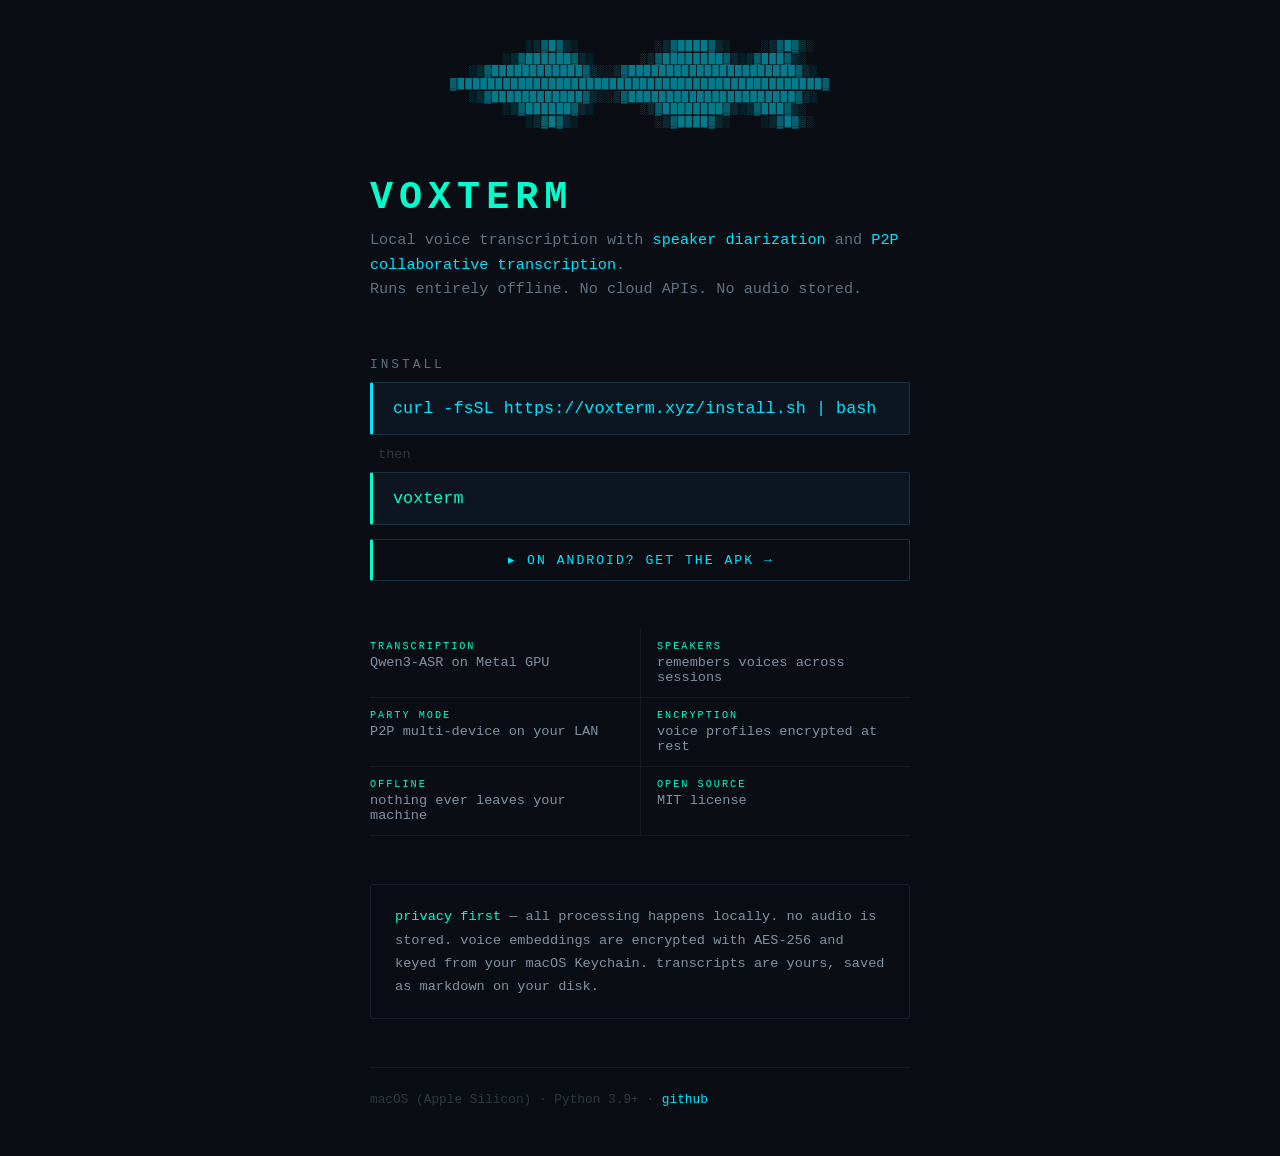
<file: index.html>
<!DOCTYPE html>
<html>
<head>
<meta charset="utf-8">
<title>VoxTerm — Local Voice Transcription</title>
<meta name="viewport" content="width=device-width, initial-scale=1">
<style>
* { margin: 0; padding: 0; box-sizing: border-box; }
body {
  background: #0a0e14;
  color: #8090a0;
  font-family: 'SF Mono', 'Fira Code', 'Cascadia Code', Menlo, monospace;
  min-height: 100vh;
  display: flex;
  flex-direction: column;
  align-items: center;
  justify-content: center;
  padding: 40px 20px;
}
.container { max-width: 540px; width: 100%; }

.wave {
  color: #00e5ff;
  font-size: 11px;
  line-height: 1.15;
  letter-spacing: 1px;
  text-align: center;
  margin-bottom: 48px;
  opacity: 0.5;
  white-space: pre;
}

h1 {
  color: #00ffcc;
  font-size: 2.4em;
  letter-spacing: 6px;
  margin-bottom: 8px;
}
.tagline {
  color: #607080;
  font-size: 0.95em;
  margin-bottom: 56px;
  line-height: 1.6;
}
.tagline em {
  color: #00e5ff;
  font-style: normal;
}

.install-label {
  color: #607080;
  font-size: 0.8em;
  text-transform: uppercase;
  letter-spacing: 3px;
  margin-bottom: 10px;
}
.cmd {
  background: #0d1520;
  border: 1px solid #1a3040;
  border-left: 3px solid #00e5ff;
  padding: 16px 20px;
  color: #00e5ff;
  font-size: 1.05em;
  margin-bottom: 12px;
  border-radius: 2px;
  overflow-x: auto;
}
.cmd-then {
  background: #0d1520;
  border: 1px solid #1a3040;
  border-left: 3px solid #00ffcc;
  padding: 16px 20px;
  color: #00ffcc;
  font-size: 1.05em;
  margin-bottom: 48px;
  border-radius: 2px;
}
.arrow {
  color: #303840;
  font-size: 0.85em;
  margin: 6px 0 10px 8px;
}

.features {
  display: grid;
  grid-template-columns: 1fr 1fr;
  gap: 0;
  margin-bottom: 48px;
}
.feat {
  padding: 12px 0;
  border-bottom: 1px solid #141a22;
  font-size: 0.85em;
}
.feat:nth-child(odd) { padding-right: 16px; }
.feat:nth-child(even) { padding-left: 16px; border-left: 1px solid #141a22; }
.feat .k {
  color: #00ffcc;
  display: block;
  font-size: 0.75em;
  text-transform: uppercase;
  letter-spacing: 2px;
  margin-bottom: 3px;
}

.privacy {
  border: 1px solid #1a2030;
  padding: 20px 24px;
  margin-bottom: 48px;
  border-radius: 2px;
  font-size: 0.85em;
  line-height: 1.7;
}
.privacy strong {
  color: #00ffcc;
  font-weight: normal;
}

.footer {
  color: #303840;
  font-size: 0.8em;
  padding-top: 24px;
  border-top: 1px solid #141a22;
}
.footer a {
  color: #00e5ff;
  text-decoration: none;
}
.footer a:hover { text-decoration: underline; }
</style>
</head>
<body>
<div class="container">

<pre class="wave">
        ░▒▓█▓▒░          ░▒▓████▓▒░    ░▒▓█▓▒░
    ░▒▓██████▓▒░      ░▒▓████████▓▒░▒▓███▓▒░
 ░▒▓████████████▓▒░░▒▓██████████████████████▓▒░
▓████████████████████████████████████████████████▓
 ░▒▓████████████▓▒░░▒▓██████████████████████▓▒░
    ░▒▓██████▓▒░      ░▒▓████████▓▒░▒▓███▓▒░
        ░▒▓█▓▒░          ░▒▓████▓▒░    ░▒▓█▓▒░
</pre>

<h1>VOXTERM</h1>
<p class="tagline">
  Local voice transcription with <em>speaker diarization</em>
  and <em>P2P collaborative transcription</em>.<br>
  Runs entirely offline. No cloud APIs. No audio stored.
</p>

<p class="install-label">install</p>
<div class="cmd">curl -fsSL https://voxterm.xyz/install.sh | bash</div>
<p class="arrow">then</p>
<div class="cmd-then" style="margin-bottom:14px">voxterm</div>
<a href="/android/" style="display:block;text-align:center;color:#00e5ff;text-decoration:none;font-size:0.82em;letter-spacing:2px;padding:12px 0;border:1px solid #1a3040;border-left:3px solid #00ffcc;border-radius:2px;margin-bottom:48px;">▸ ON ANDROID? GET THE APK →</a>

<div class="features">
  <div class="feat"><span class="k">transcription</span>Qwen3-ASR on Metal GPU</div>
  <div class="feat"><span class="k">speakers</span>remembers voices across sessions</div>
  <div class="feat"><span class="k">party mode</span>P2P multi-device on your LAN</div>
  <div class="feat"><span class="k">encryption</span>voice profiles encrypted at rest</div>
  <div class="feat"><span class="k">offline</span>nothing ever leaves your machine</div>
  <div class="feat"><span class="k">open source</span>MIT license</div>
</div>

<div class="privacy">
  <strong>privacy first</strong> — all processing happens locally.
  no audio is stored. voice embeddings are encrypted with AES-256
  and keyed from your macOS Keychain. transcripts are yours,
  saved as markdown on your disk.
</div>

<div class="footer">
  macOS (Apple Silicon) · Python 3.9+ · <a href="https://github.com/dmarzzz/VoxTerm">github</a>
</div>

</div>
</body>
</html>
</file>
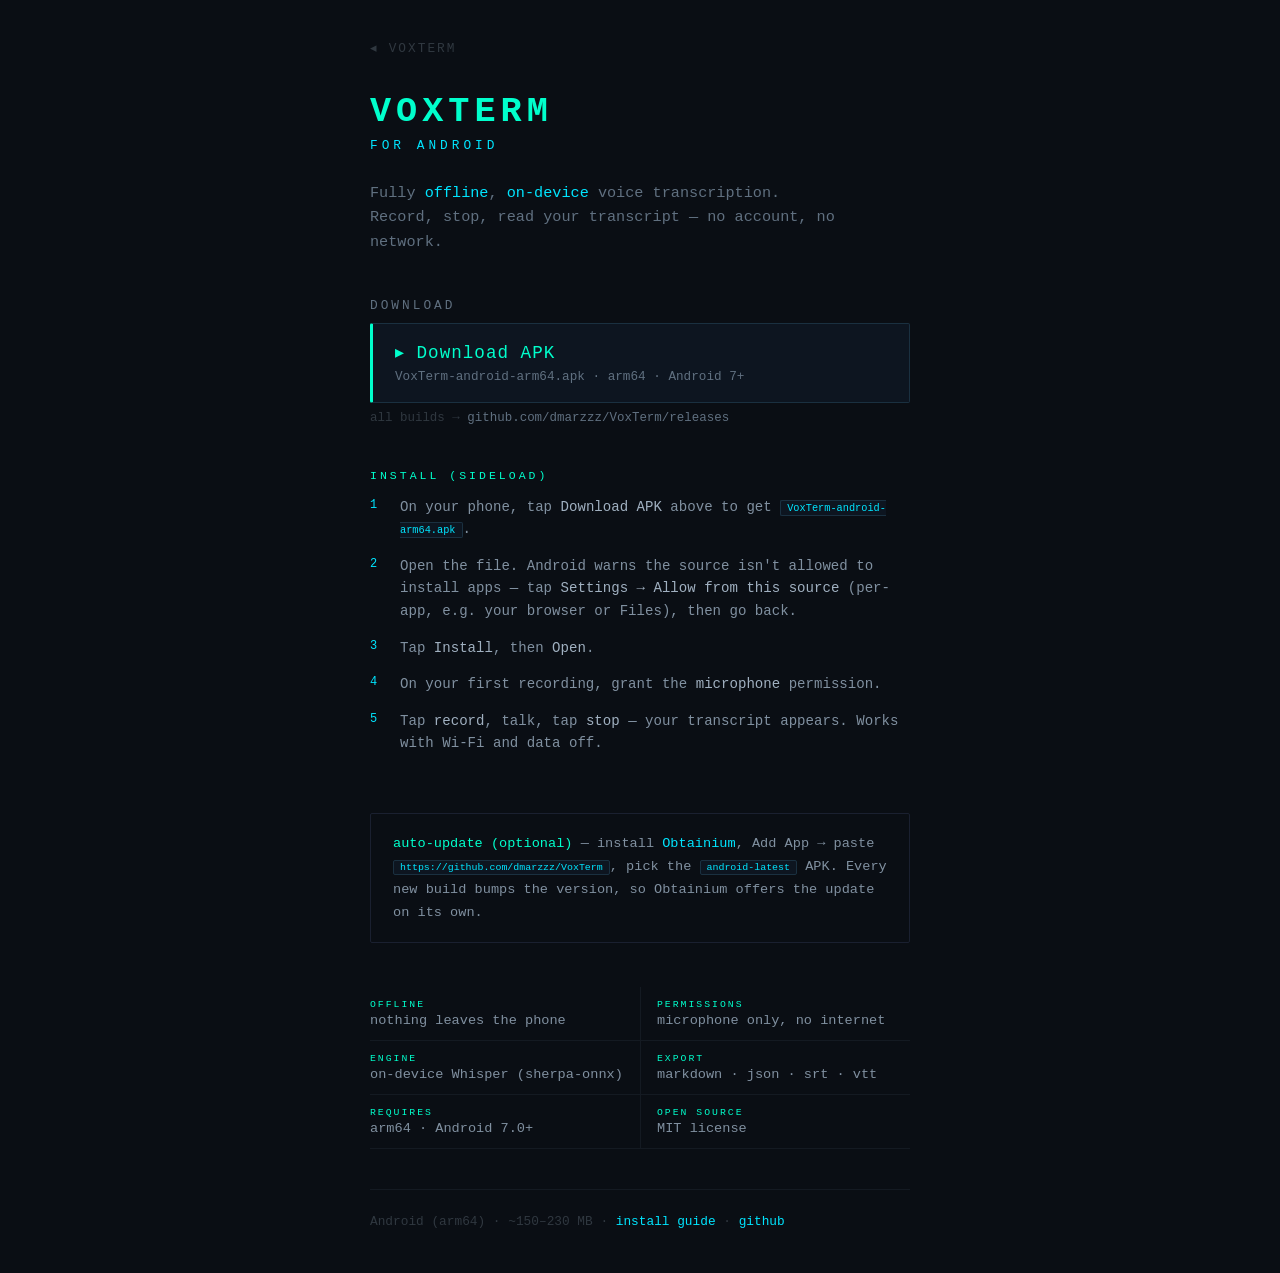
<file: android/index.html>
<!DOCTYPE html>
<html>
<head>
<meta charset="utf-8">
<title>VoxTerm for Android — Download</title>
<meta name="viewport" content="width=device-width, initial-scale=1">
<meta name="description" content="Download VoxTerm for Android: fully offline, on-device voice transcription. Record, stop, read your transcript — no account, no network.">
<style>
* { margin: 0; padding: 0; box-sizing: border-box; }
body {
  background: #0a0e14;
  color: #8090a0;
  font-family: 'SF Mono', 'Fira Code', 'Cascadia Code', Menlo, monospace;
  min-height: 100vh;
  display: flex;
  flex-direction: column;
  align-items: center;
  justify-content: center;
  padding: 40px 20px;
}
.container { max-width: 540px; width: 100%; }

.back {
  display: block;
  color: #303840;
  text-decoration: none;
  font-size: 0.8em;
  letter-spacing: 2px;
  margin-bottom: 36px;
}
.back:hover { color: #00e5ff; }

h1 {
  color: #00ffcc;
  font-size: 2.2em;
  letter-spacing: 5px;
  margin-bottom: 6px;
}
.sub {
  color: #00e5ff;
  font-size: 0.8em;
  letter-spacing: 4px;
  text-transform: uppercase;
  margin-bottom: 28px;
}
.tagline {
  color: #607080;
  font-size: 0.95em;
  margin-bottom: 44px;
  line-height: 1.6;
}
.tagline em { color: #00e5ff; font-style: normal; }

.dl-label {
  color: #607080;
  font-size: 0.8em;
  text-transform: uppercase;
  letter-spacing: 3px;
  margin-bottom: 10px;
}
.download {
  display: block;
  background: #0d1520;
  border: 1px solid #1a3040;
  border-left: 3px solid #00ffcc;
  padding: 18px 22px;
  color: #00ffcc;
  font-size: 1.1em;
  letter-spacing: 1px;
  margin-bottom: 8px;
  border-radius: 2px;
  text-decoration: none;
  transition: background .15s ease;
}
.download:hover { background: #111c2a; }
.download .file { color: #607080; font-size: 0.72em; display: block; margin-top: 6px; letter-spacing: 0; }
.dl-alt {
  font-size: 0.78em;
  color: #303840;
  margin-bottom: 44px;
}
.dl-alt a { color: #607080; text-decoration: none; }
.dl-alt a:hover { color: #00e5ff; }

.step-label {
  color: #00ffcc;
  font-size: 0.72em;
  text-transform: uppercase;
  letter-spacing: 3px;
  margin-bottom: 14px;
}
ol { list-style: none; counter-reset: s; margin-bottom: 44px; }
ol li {
  counter-increment: s;
  position: relative;
  padding: 0 0 14px 30px;
  font-size: 0.88em;
  line-height: 1.6;
  color: #8090a0;
}
ol li::before {
  content: counter(s);
  position: absolute;
  left: 0;
  color: #00e5ff;
  font-size: 0.85em;
}
ol li strong { color: #a0b0c0; font-weight: normal; }
code {
  background: #0d1520;
  border: 1px solid #1a3040;
  padding: 1px 6px;
  border-radius: 2px;
  color: #00e5ff;
  font-size: 0.9em;
}

.box {
  border: 1px solid #1a2030;
  padding: 18px 22px;
  margin-bottom: 44px;
  border-radius: 2px;
  font-size: 0.85em;
  line-height: 1.7;
}
.box strong { color: #00ffcc; font-weight: normal; }
.box a { color: #00e5ff; text-decoration: none; }
.box a:hover { text-decoration: underline; }

.features {
  display: grid;
  grid-template-columns: 1fr 1fr;
  margin-bottom: 40px;
}
.feat {
  padding: 12px 0;
  border-bottom: 1px solid #141a22;
  font-size: 0.85em;
}
.feat:nth-child(odd) { padding-right: 16px; }
.feat:nth-child(even) { padding-left: 16px; border-left: 1px solid #141a22; }
.feat .k {
  color: #00ffcc;
  display: block;
  font-size: 0.72em;
  text-transform: uppercase;
  letter-spacing: 2px;
  margin-bottom: 3px;
}

.footer {
  color: #303840;
  font-size: 0.8em;
  padding-top: 24px;
  border-top: 1px solid #141a22;
}
.footer a { color: #00e5ff; text-decoration: none; }
.footer a:hover { text-decoration: underline; }
</style>
</head>
<body>
<div class="container">

<a class="back" href="/">◂ VOXTERM</a>

<h1>VOXTERM</h1>
<p class="sub">for Android</p>
<p class="tagline">
  Fully <em>offline</em>, <em>on-device</em> voice transcription.<br>
  Record, stop, read your transcript — no account, no network.
</p>

<p class="dl-label">download</p>
<a class="download" href="https://github.com/dmarzzz/VoxTerm/releases/download/android-latest/VoxTerm-android-arm64.apk">
  ▸ Download APK
  <span class="file">VoxTerm-android-arm64.apk · arm64 · Android 7+</span>
</a>
<p class="dl-alt">all builds → <a href="https://github.com/dmarzzz/VoxTerm/releases/tag/android-latest">github.com/dmarzzz/VoxTerm/releases</a></p>

<p class="step-label">install (sideload)</p>
<ol>
  <li>On your phone, tap <strong>Download APK</strong> above to get <code>VoxTerm-android-arm64.apk</code>.</li>
  <li>Open the file. Android warns the source isn't allowed to install apps — tap <strong>Settings → Allow from this source</strong> (per-app, e.g. your browser or Files), then go back.</li>
  <li>Tap <strong>Install</strong>, then <strong>Open</strong>.</li>
  <li>On your first recording, grant the <strong>microphone</strong> permission.</li>
  <li>Tap <strong>record</strong>, talk, tap <strong>stop</strong> — your transcript appears. Works with Wi-Fi and data off.</li>
</ol>

<div class="box">
  <strong>auto-update (optional)</strong> — install <a href="https://github.com/ImranR98/Obtainium">Obtainium</a>,
  Add App → paste <code>https://github.com/dmarzzz/VoxTerm</code>, pick the
  <code>android-latest</code> APK. Every new build bumps the version, so Obtainium
  offers the update on its own.
</div>

<div class="features">
  <div class="feat"><span class="k">offline</span>nothing leaves the phone</div>
  <div class="feat"><span class="k">permissions</span>microphone only, no internet</div>
  <div class="feat"><span class="k">engine</span>on-device Whisper (sherpa-onnx)</div>
  <div class="feat"><span class="k">export</span>markdown · json · srt · vtt</div>
  <div class="feat"><span class="k">requires</span>arm64 · Android 7.0+</div>
  <div class="feat"><span class="k">open source</span>MIT license</div>
</div>

<div class="footer">
  Android (arm64) · ~150–230 MB ·
  <a href="https://github.com/dmarzzz/VoxTerm/blob/main/docs/android-install.md">install guide</a> ·
  <a href="https://github.com/dmarzzz/VoxTerm">github</a>
</div>

</div>
</body>
</html>
</file>
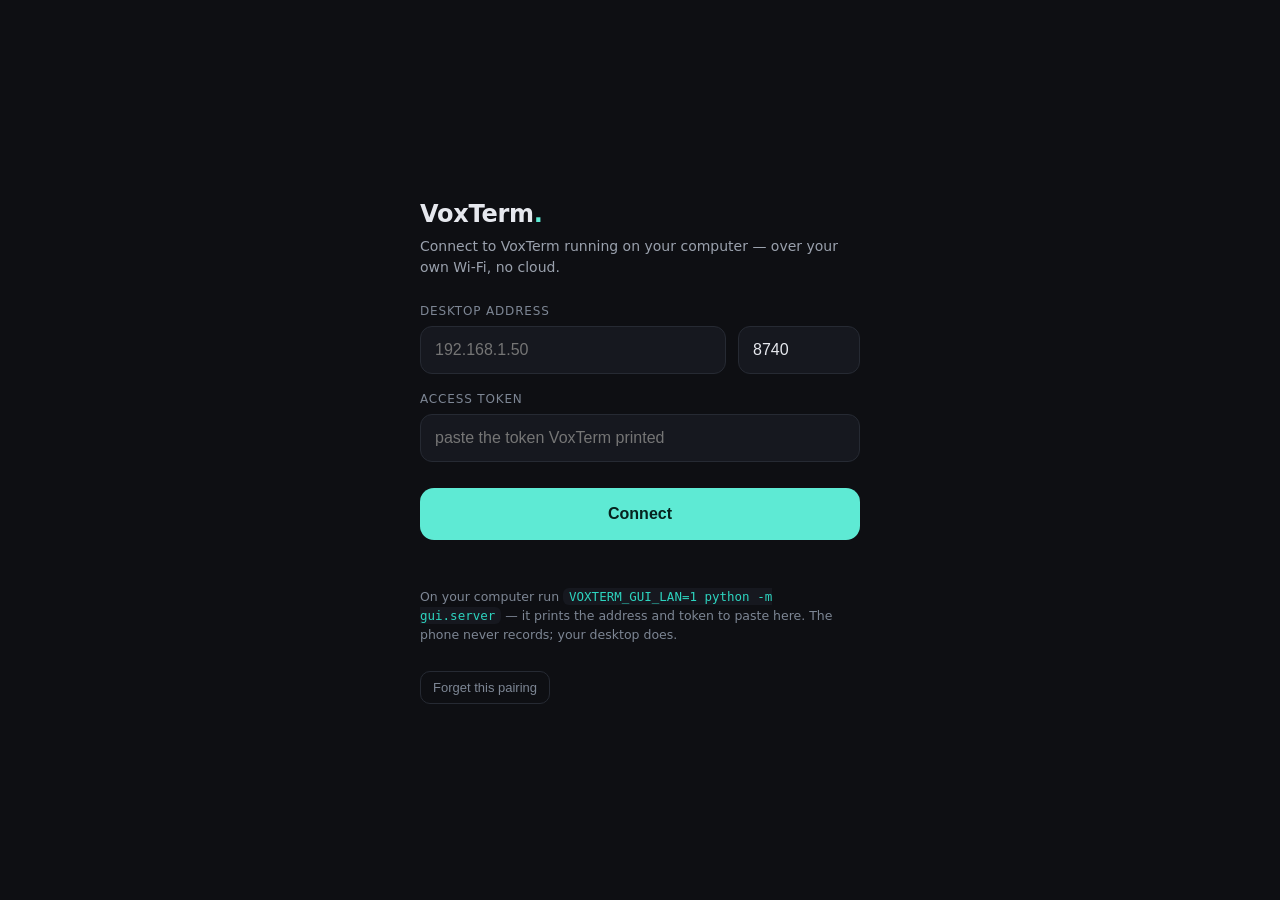
<file: mobile-pair/index.html>
<!doctype html>
<html lang="en">
<head>
<meta charset="utf-8" />
<meta name="viewport" content="width=device-width, initial-scale=1, viewport-fit=cover" />
<title>VoxTerm — Connect</title>
<style>
  :root {
    --bg:#0e0f13; --bg-elev:#16181f; --line:#262a33; --text:#e6e8ee;
    --muted:#9aa1ad; --faint:#7d8694; --accent:#5eead4; --accent-dim:#2dd4bf; --ink:#06231e;
  }
  * { box-sizing:border-box; -webkit-tap-highlight-color:transparent; }
  html,body { margin:0; height:100%; }
  body {
    background:var(--bg); color:var(--text);
    font:16px/1.5 system-ui,-apple-system,"Segoe UI",Roboto,sans-serif;
    display:flex; flex-direction:column; justify-content:center;
    padding:max(28px,env(safe-area-inset-top)) max(22px,env(safe-area-inset-left))
            max(28px,env(safe-area-inset-bottom)) max(22px,env(safe-area-inset-right));
  }
  .wrap { width:100%; max-width:440px; margin:0 auto; }
  h1 { font-size:24px; margin:0 0 4px; letter-spacing:-.01em; }
  h1 .dot { color:var(--accent); }
  p.sub { color:var(--muted); margin:0 0 24px; font-size:14px; }
  label { display:block; font-size:12px; text-transform:uppercase; letter-spacing:.07em;
          color:var(--faint); margin:16px 0 6px; }
  input {
    width:100%; min-height:48px; padding:12px 14px; font-size:16px;
    background:var(--bg-elev); color:var(--text); border:1px solid var(--line);
    border-radius:12px; outline:none;
  }
  input:focus { border-color:var(--accent); }
  .row { display:flex; gap:12px; }
  .row .host { flex:3; } .row .port { flex:1; }
  button {
    width:100%; min-height:52px; margin-top:26px; font-size:16px; font-weight:600;
    background:var(--accent); color:var(--ink); border:none; border-radius:14px; cursor:pointer;
  }
  button:active { filter:brightness(.94); }
  .hint { color:var(--faint); font-size:12.5px; margin-top:18px; }
  .hint code { color:var(--accent-dim); background:var(--bg-elev); padding:1px 6px; border-radius:6px; }
  .err { color:#ff7a85; font-size:13.5px; min-height:18px; margin-top:12px; }
  .ghost { width:auto; min-height:0; margin-top:14px; padding:8px 12px; font-size:13px;
           font-weight:500; background:transparent; color:var(--faint); border:1px solid var(--line);
           border-radius:10px; }
</style>
</head>
<body>
  <div class="wrap">
    <h1>VoxTerm<span class="dot">.</span></h1>

    <!-- Shown first. On the desktop app the Rust shell navigates to the running engine within
         ~1s, so the user sees this and then the GUI — never the phone form below. -->
    <div id="loader" class="sub">Connecting to VoxTerm…</div>

    <!-- On Android the app redirects to the on-device GUI (app/); this pairing form is for a plain
         phone browser connecting to a VoxTerm desktop on the LAN (revealed by showPairForm). -->
    <div id="pairform" hidden>
    <p class="sub">Connect to VoxTerm running on your computer — over your own Wi‑Fi, no cloud.</p>

    <label for="host">Desktop address</label>
    <div class="row">
      <input class="host" id="host" inputmode="url" autocomplete="off"
             autocapitalize="off" spellcheck="false" placeholder="192.168.1.50" />
      <input class="port" id="port" inputmode="numeric" autocomplete="off" placeholder="8740" value="8740" />
    </div>

    <label for="token">Access token</label>
    <input id="token" autocomplete="off" autocapitalize="off" spellcheck="false"
           placeholder="paste the token VoxTerm printed" />

    <button id="go">Connect</button>
    <div class="err" id="err"></div>

    <p class="hint">On your computer run <code>VOXTERM_GUI_LAN=1 python -m gui.server</code> —
      it prints the address and token to paste here. The phone never records; your desktop does.</p>
    <button id="forget" class="ghost" type="button">Forget this pairing</button>
    </div>
  </div>

<script src="pair.js"></script>
</body>
</html>
</file>
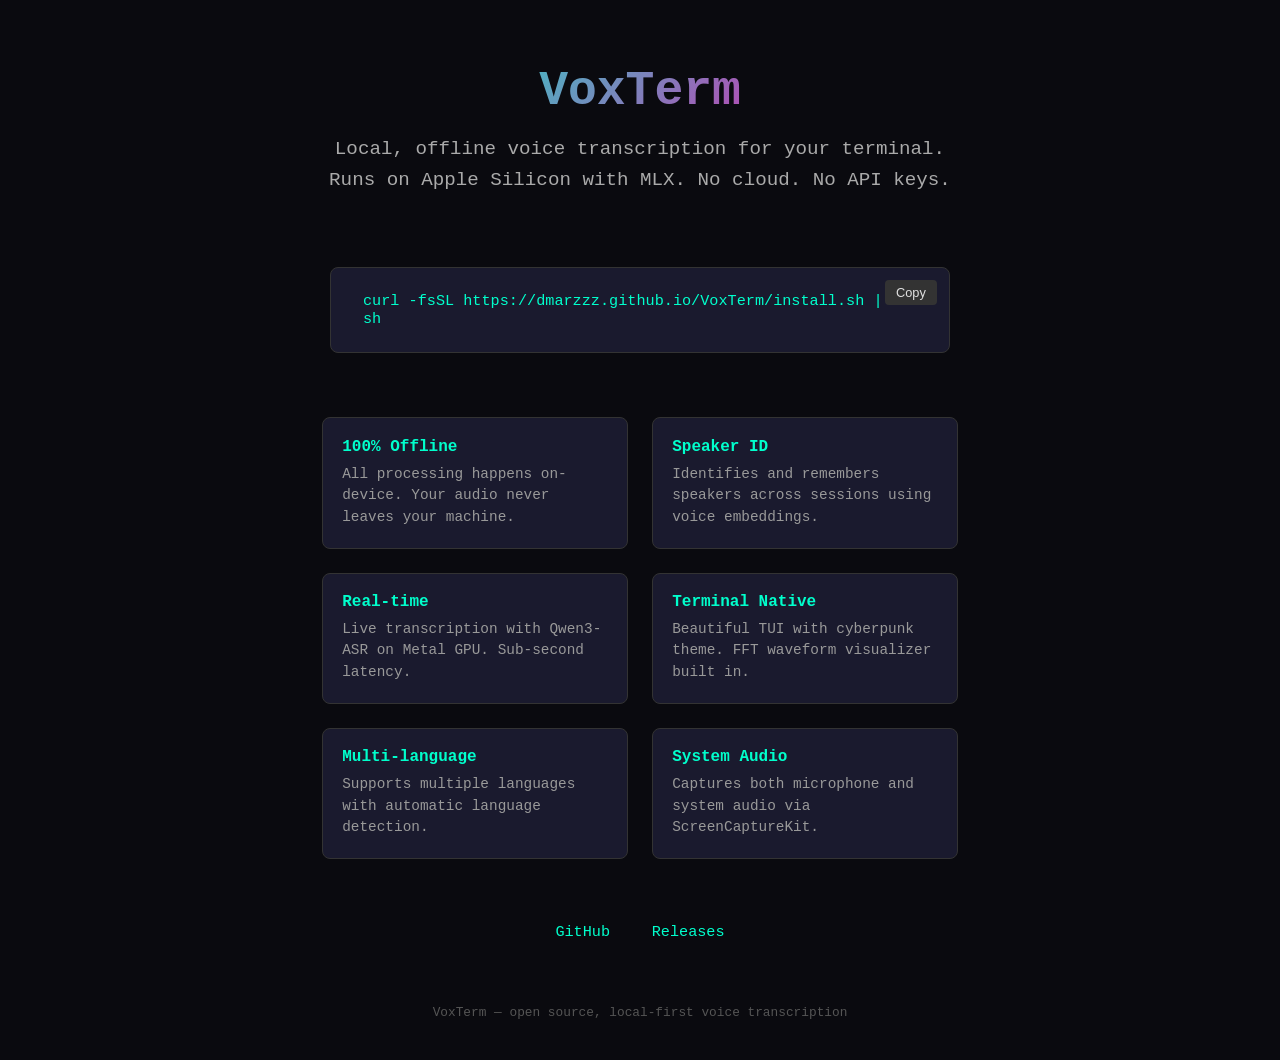
<file: docs/pages/index.html>
<!DOCTYPE html>
<html lang="en">
<head>
  <meta charset="utf-8">
  <meta name="viewport" content="width=device-width, initial-scale=1">
  <title>VoxTerm — Local Offline Voice Transcription</title>
  <style>
    :root {
      --bg: #0a0a0f;
      --fg: #e0e0e0;
      --accent: #00ffcc;
      --accent2: #ff00aa;
      --code-bg: #1a1a2e;
      --border: #333;
    }
    * { margin: 0; padding: 0; box-sizing: border-box; }
    body {
      font-family: -apple-system, BlinkMacSystemFont, 'Segoe UI', Roboto, monospace;
      background: var(--bg);
      color: var(--fg);
      min-height: 100vh;
      display: flex;
      flex-direction: column;
      align-items: center;
    }
    .hero {
      text-align: center;
      padding: 4rem 2rem 2rem;
      max-width: 700px;
    }
    h1 {
      font-size: 3rem;
      font-weight: 800;
      background: linear-gradient(135deg, var(--accent), var(--accent2));
      -webkit-background-clip: text;
      -webkit-text-fill-color: transparent;
      margin-bottom: 1rem;
    }
    .tagline {
      font-size: 1.2rem;
      color: #aaa;
      margin-bottom: 2.5rem;
      line-height: 1.6;
    }
    .install-box {
      background: var(--code-bg);
      border: 1px solid var(--border);
      border-radius: 8px;
      padding: 1.5rem 2rem;
      margin: 0 auto 2rem;
      max-width: 620px;
      position: relative;
    }
    .install-box code {
      font-family: 'SF Mono', 'Fira Code', 'Cascadia Code', monospace;
      font-size: 0.95rem;
      color: var(--accent);
      word-break: break-all;
    }
    .copy-btn {
      position: absolute;
      top: 0.75rem;
      right: 0.75rem;
      background: var(--border);
      border: none;
      color: var(--fg);
      padding: 0.3rem 0.7rem;
      border-radius: 4px;
      cursor: pointer;
      font-size: 0.8rem;
    }
    .copy-btn:hover { background: #555; }
    .features {
      display: grid;
      grid-template-columns: repeat(auto-fit, minmax(200px, 1fr));
      gap: 1.5rem;
      max-width: 700px;
      padding: 2rem;
    }
    .feature {
      background: var(--code-bg);
      border: 1px solid var(--border);
      border-radius: 8px;
      padding: 1.2rem;
    }
    .feature h3 {
      color: var(--accent);
      margin-bottom: 0.5rem;
      font-size: 1rem;
    }
    .feature p {
      color: #999;
      font-size: 0.9rem;
      line-height: 1.5;
    }
    .links {
      padding: 2rem;
      text-align: center;
    }
    .links a {
      color: var(--accent);
      text-decoration: none;
      margin: 0 1rem;
      font-size: 0.95rem;
    }
    .links a:hover { text-decoration: underline; }
    footer {
      padding: 2rem;
      color: #555;
      font-size: 0.8rem;
      text-align: center;
    }
  </style>
</head>
<body>
  <div class="hero">
    <h1>VoxTerm</h1>
    <p class="tagline">
      Local, offline voice transcription for your terminal.<br>
      Runs on Apple Silicon with MLX. No cloud. No API keys.
    </p>
  </div>

  <div class="install-box">
    <button class="copy-btn" onclick="copyInstall()">Copy</button>
    <code id="install-cmd">curl -fsSL https://dmarzzz.github.io/VoxTerm/install.sh | bash</code>
  </div>

  <div class="features">
    <div class="feature">
      <h3>100% Offline</h3>
      <p>All processing happens on-device. Your audio never leaves your machine.</p>
    </div>
    <div class="feature">
      <h3>Speaker ID</h3>
      <p>Identifies and remembers speakers across sessions using voice embeddings.</p>
    </div>
    <div class="feature">
      <h3>Real-time</h3>
      <p>Live transcription with Qwen3-ASR on Metal GPU. Sub-second latency.</p>
    </div>
    <div class="feature">
      <h3>Terminal Native</h3>
      <p>Beautiful TUI with cyberpunk theme. FFT waveform visualizer built in.</p>
    </div>
    <div class="feature">
      <h3>Multi-language</h3>
      <p>Supports multiple languages with automatic language detection.</p>
    </div>
    <div class="feature">
      <h3>System Audio</h3>
      <p>Captures both microphone and system audio via ScreenCaptureKit.</p>
    </div>
  </div>

  <div class="links">
    <a href="https://github.com/dmarzzz/VoxTerm">GitHub</a>
    <a href="https://github.com/dmarzzz/VoxTerm/releases">Releases</a>
  </div>

  <footer>VoxTerm &mdash; open source, local-first voice transcription</footer>

  <script>
    function copyInstall() {
      const cmd = document.getElementById('install-cmd').textContent;
      navigator.clipboard.writeText(cmd).then(() => {
        const btn = document.querySelector('.copy-btn');
        btn.textContent = 'Copied!';
        setTimeout(() => btn.textContent = 'Copy', 2000);
      });
    }
  </script>
</body>
</html>
</file>
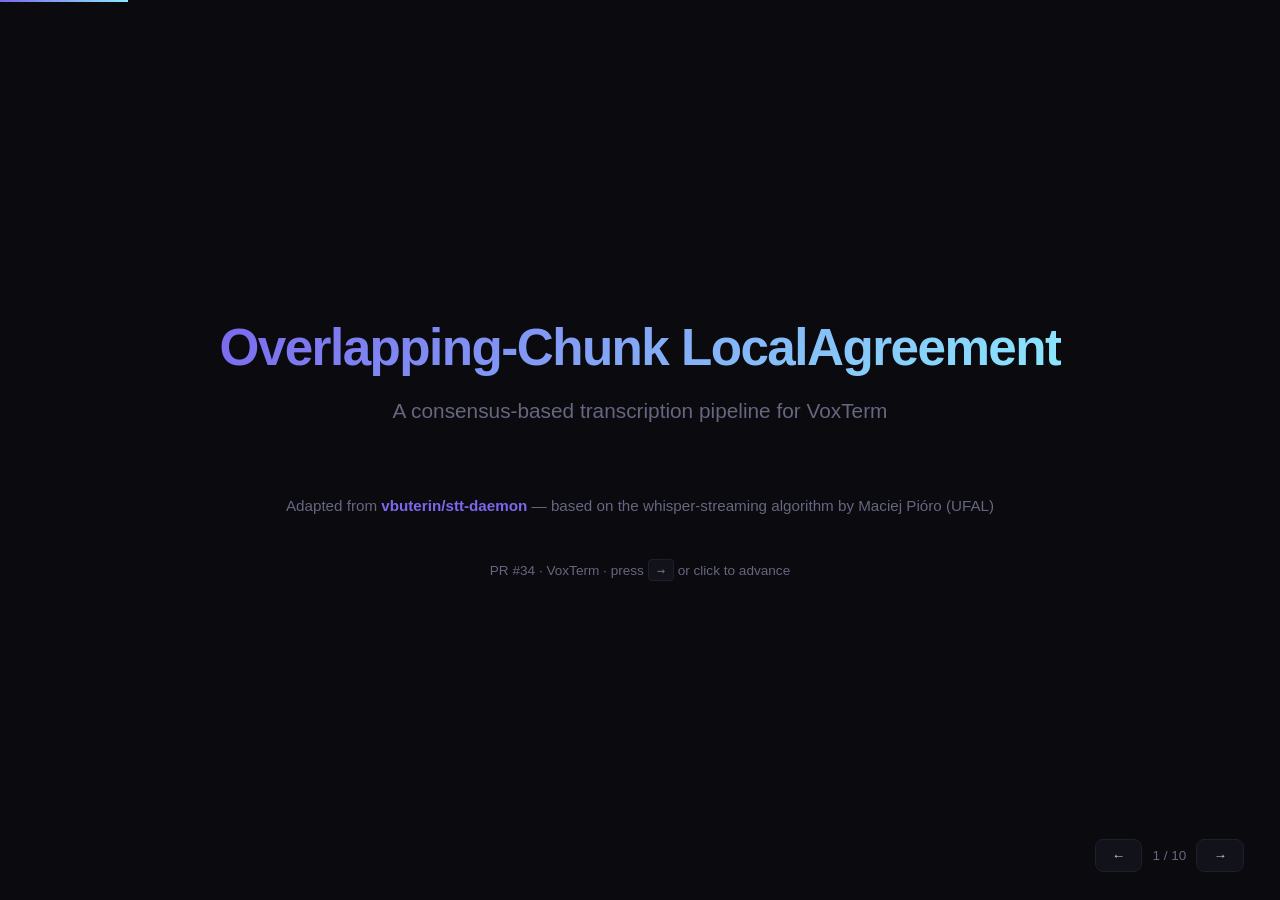
<file: overlap-chunk-merge-slides.html>
<!DOCTYPE html>
<html lang="en">
<head>
<meta charset="UTF-8">
<meta name="viewport" content="width=device-width, initial-scale=1.0">
<title>Overlapping-Chunk LocalAgreement — VoxTerm PR #34</title>
<style>
  * { margin: 0; padding: 0; box-sizing: border-box; }

  :root {
    --bg: #0a0a0f;
    --surface: #12121a;
    --border: #1e1e2e;
    --text: #c8c8d0;
    --dim: #666680;
    --accent: #7b68ee;
    --green: #50fa7b;
    --red: #ff5555;
    --yellow: #f1fa8c;
    --cyan: #8be9fd;
    --orange: #ffb86c;
    --pink: #ff79c6;
    --mono: 'SF Mono', 'Fira Code', 'JetBrains Mono', 'Cascadia Code', monospace;
    --sans: 'SF Pro Display', -apple-system, BlinkMacSystemFont, 'Segoe UI', sans-serif;
  }

  body {
    background: var(--bg);
    color: var(--text);
    font-family: var(--sans);
    overflow: hidden;
    height: 100vh;
    width: 100vw;
  }

  .slide {
    display: none;
    flex-direction: column;
    justify-content: center;
    align-items: center;
    height: 100vh;
    width: 100vw;
    padding: 60px 80px;
    animation: fadeIn 0.3s ease;
  }

  .slide.active { display: flex; }

  @keyframes fadeIn {
    from { opacity: 0; transform: translateY(8px); }
    to { opacity: 1; transform: translateY(0); }
  }

  h1 {
    font-size: 3.2rem;
    font-weight: 700;
    letter-spacing: -0.03em;
    margin-bottom: 16px;
    background: linear-gradient(135deg, var(--accent), var(--cyan));
    -webkit-background-clip: text;
    -webkit-text-fill-color: transparent;
  }

  h2 {
    font-size: 2.2rem;
    font-weight: 600;
    letter-spacing: -0.02em;
    margin-bottom: 32px;
    color: var(--accent);
  }

  .subtitle {
    font-size: 1.3rem;
    color: var(--dim);
    margin-bottom: 40px;
  }

  p, li {
    font-size: 1.15rem;
    line-height: 1.7;
    max-width: 900px;
  }

  ul {
    list-style: none;
    margin: 0 auto;
    max-width: 900px;
  }

  ul li {
    padding: 8px 0;
    padding-left: 28px;
    position: relative;
  }

  ul li::before {
    content: '›';
    position: absolute;
    left: 0;
    color: var(--accent);
    font-weight: 700;
    font-size: 1.4rem;
  }

  .code-block {
    background: var(--surface);
    border: 1px solid var(--border);
    border-radius: 12px;
    padding: 28px 32px;
    font-family: var(--mono);
    font-size: 0.95rem;
    line-height: 1.8;
    max-width: 900px;
    width: 100%;
    overflow-x: auto;
    margin: 20px 0;
    white-space: pre;
  }

  .diagram {
    background: var(--surface);
    border: 1px solid var(--border);
    border-radius: 16px;
    padding: 40px;
    max-width: 960px;
    width: 100%;
    margin: 20px 0;
  }

  .timeline {
    display: flex;
    flex-direction: column;
    gap: 18px;
    font-family: var(--mono);
    font-size: 0.92rem;
  }

  .timeline-row {
    display: flex;
    align-items: center;
    gap: 14px;
  }

  .timeline-label {
    width: 90px;
    text-align: right;
    color: var(--dim);
    flex-shrink: 0;
    font-size: 0.85rem;
  }

  .timeline-bar {
    display: flex;
    height: 40px;
    border-radius: 6px;
    overflow: hidden;
    flex: 1;
    position: relative;
  }

  .bar-segment {
    display: flex;
    align-items: center;
    justify-content: center;
    padding: 0 10px;
    font-size: 0.8rem;
    white-space: nowrap;
    min-width: 0;
  }

  .committed { background: rgba(80, 250, 123, 0.2); color: var(--green); border: 1px solid rgba(80, 250, 123, 0.3); }
  .pending { background: rgba(241, 250, 140, 0.15); color: var(--yellow); border: 1px solid rgba(241, 250, 140, 0.25); }
  .new-audio { background: rgba(139, 233, 253, 0.12); color: var(--cyan); border: 1px solid rgba(139, 233, 253, 0.2); }
  .trimmed { background: rgba(255, 85, 85, 0.1); color: var(--red); border: 1px dashed rgba(255, 85, 85, 0.3); }
  .agreed { background: rgba(80, 250, 123, 0.35); color: var(--green); border: 1px solid rgba(80, 250, 123, 0.5); font-weight: 600; }

  .legend {
    display: flex;
    gap: 24px;
    margin-top: 20px;
    font-size: 0.85rem;
  }

  .legend-item {
    display: flex;
    align-items: center;
    gap: 8px;
  }

  .legend-swatch {
    width: 14px;
    height: 14px;
    border-radius: 3px;
  }

  .vs-box {
    display: flex;
    gap: 40px;
    max-width: 900px;
    width: 100%;
    margin: 24px 0;
  }

  .vs-col {
    flex: 1;
    background: var(--surface);
    border: 1px solid var(--border);
    border-radius: 12px;
    padding: 28px;
  }

  .vs-col h3 {
    font-size: 1.1rem;
    margin-bottom: 16px;
    font-weight: 600;
  }

  .vs-col.old h3 { color: var(--red); }
  .vs-col.new h3 { color: var(--green); }

  .vs-col ul li { font-size: 1rem; padding: 5px 0 5px 24px; }

  .highlight { color: var(--accent); font-weight: 600; }
  .g { color: var(--green); }
  .r { color: var(--red); }
  .y { color: var(--yellow); }
  .c { color: var(--cyan); }
  .o { color: var(--orange); }
  .p { color: var(--pink); }

  .nav {
    position: fixed;
    bottom: 28px;
    right: 36px;
    display: flex;
    gap: 10px;
    align-items: center;
    font-size: 0.85rem;
    color: var(--dim);
    z-index: 100;
  }

  .nav button {
    background: var(--surface);
    border: 1px solid var(--border);
    color: var(--text);
    padding: 8px 16px;
    border-radius: 8px;
    cursor: pointer;
    font-family: var(--sans);
    font-size: 0.85rem;
    transition: all 0.15s;
  }

  .nav button:hover {
    background: var(--border);
    border-color: var(--accent);
  }

  .progress {
    position: fixed;
    top: 0;
    left: 0;
    height: 2px;
    background: linear-gradient(90deg, var(--accent), var(--cyan));
    transition: width 0.3s ease;
    z-index: 100;
  }

  .step-grid {
    display: grid;
    grid-template-columns: 1fr 1fr;
    gap: 20px;
    max-width: 900px;
    width: 100%;
    margin: 16px 0;
  }

  .step-card {
    background: var(--surface);
    border: 1px solid var(--border);
    border-radius: 10px;
    padding: 22px;
  }

  .step-card .step-num {
    display: inline-block;
    background: var(--accent);
    color: #fff;
    width: 26px;
    height: 26px;
    border-radius: 50%;
    text-align: center;
    line-height: 26px;
    font-size: 0.8rem;
    font-weight: 700;
    margin-bottom: 10px;
  }

  .step-card h4 {
    font-size: 1rem;
    margin-bottom: 8px;
    color: var(--text);
  }

  .step-card p {
    font-size: 0.9rem;
    color: var(--dim);
    line-height: 1.5;
  }

  .config-table {
    width: 100%;
    max-width: 700px;
    border-collapse: collapse;
    margin: 20px 0;
    font-size: 1rem;
  }

  .config-table th {
    text-align: left;
    color: var(--accent);
    padding: 10px 16px;
    border-bottom: 1px solid var(--border);
    font-weight: 600;
  }

  .config-table td {
    padding: 10px 16px;
    border-bottom: 1px solid var(--border);
  }

  .config-table td:first-child {
    font-family: var(--mono);
    color: var(--cyan);
    font-size: 0.9rem;
  }

  .config-table td:nth-child(2) {
    font-family: var(--mono);
    color: var(--orange);
  }

  .file-list {
    display: grid;
    grid-template-columns: 1fr 1fr;
    gap: 12px;
    max-width: 900px;
    width: 100%;
    margin: 16px 0;
  }

  .file-item {
    background: var(--surface);
    border: 1px solid var(--border);
    border-radius: 8px;
    padding: 14px 18px;
    font-family: var(--mono);
    font-size: 0.85rem;
  }

  .file-item .fname { color: var(--cyan); }
  .file-item .fdesc { color: var(--dim); font-family: var(--sans); font-size: 0.8rem; margin-top: 4px; }
</style>
</head>
<body>

<div class="progress" id="progress"></div>

<!-- Slide 1: Title -->
<div class="slide active" id="s1">
  <h1>Overlapping-Chunk LocalAgreement</h1>
  <p class="subtitle">A consensus-based transcription pipeline for VoxTerm</p>
  <p style="color: var(--dim); font-size: 0.95rem; margin-top: 24px;">
    Adapted from <span class="highlight">vbuterin/stt-daemon</span> &mdash;
    based on the whisper-streaming algorithm by Maciej Pi&oacute;ro (UFAL)
  </p>
  <p style="color: var(--dim); font-size: 0.85rem; margin-top: 40px;">
    PR #34 &middot; VoxTerm &middot; press <kbd style="background:var(--surface);padding:2px 8px;border-radius:4px;border:1px solid var(--border);">&rarr;</kbd> or click to advance
  </p>
</div>

<!-- Slide 2: The Problem -->
<div class="slide" id="s2">
  <h2>The Problem</h2>
  <div class="vs-box">
    <div class="vs-col old">
      <h3>Fire-and-Forget (before)</h3>
      <ul>
        <li>Buffer audio until silence</li>
        <li>Transcribe the entire chunk once</li>
        <li>Clear buffer, display result</li>
        <li>High latency &mdash; nothing shows until silence</li>
        <li>Hallucinated tail words persist in output</li>
      </ul>
    </div>
    <div class="vs-col new">
      <h3>LocalAgreement (after)</h3>
      <ul>
        <li>Transcribe every <span class="o">1.5s</span> in overlapping windows</li>
        <li>Only commit words two ticks agree on</li>
        <li>Trim buffer to last committed word</li>
        <li>Words appear incrementally as confirmed</li>
        <li>Hallucinated tails filtered automatically</li>
      </ul>
    </div>
  </div>
</div>

<!-- Slide 3: Core Concept -->
<div class="slide" id="s3">
  <h2>Core Idea: Two Ticks Must Agree</h2>
  <p style="margin-bottom: 28px; text-align: center; max-width: 700px;">
    A word is <span class="g">committed</span> to final output only when the
    <span class="y">previous tick's hypothesis</span> and the
    <span class="c">current tick's hypothesis</span> agree on it at the front.
  </p>
  <div class="diagram">
    <div class="timeline">
      <div class="timeline-row">
        <span class="timeline-label" style="color:var(--yellow)">Tick 1</span>
        <div class="timeline-bar">
          <div class="bar-segment pending" style="flex:3">The quick brown</div>
          <div class="bar-segment new-audio" style="flex:2; opacity:0.4">fox jum...</div>
        </div>
      </div>
      <div class="timeline-row">
        <span class="timeline-label" style="color:var(--cyan)">Tick 2</span>
        <div class="timeline-bar">
          <div class="bar-segment agreed" style="flex:3">The quick brown</div>
          <div class="bar-segment pending" style="flex:3">fox jumps over</div>
        </div>
      </div>
      <div class="timeline-row">
        <span class="timeline-label" style="color:var(--green)">Output</span>
        <div class="timeline-bar">
          <div class="bar-segment committed" style="flex:3">The quick brown</div>
          <div class="bar-segment" style="flex:3; color:var(--dim); font-size:0.8rem; display:flex; align-items:center; padding-left:12px;">[ fox jumps over ]</div>
        </div>
      </div>
    </div>
    <div class="legend">
      <div class="legend-item"><div class="legend-swatch" style="background:rgba(80,250,123,0.35)"></div> Agreed &amp; committed</div>
      <div class="legend-item"><div class="legend-swatch" style="background:rgba(241,250,140,0.15)"></div> Pending hypothesis</div>
      <div class="legend-item"><div class="legend-swatch" style="background:rgba(139,233,253,0.12)"></div> Unconfirmed tail</div>
    </div>
  </div>
</div>

<!-- Slide 4: The Algorithm Step by Step -->
<div class="slide" id="s4">
  <h2>Each Tick: Step by Step</h2>
  <div class="step-grid">
    <div class="step-card">
      <div class="step-num">1</div>
      <h4>Read audio buffer</h4>
      <p>Non-destructive read &mdash; the buffer is a sliding window, not cleared. <code style="color:var(--cyan)">get_audio()</code> returns accumulated audio since last trim.</p>
    </div>
    <div class="step-card">
      <div class="step-num">2</div>
      <h4>Transcribe</h4>
      <p>MLX Qwen3-ASR transcribes the window. Produces a new word sequence (the hypothesis for this tick).</p>
    </div>
    <div class="step-card">
      <div class="step-num">3</div>
      <h4>Strip re-transcribed prefix</h4>
      <p>Since trimming is approximate, the transcriber may re-produce committed words. <code style="color:var(--cyan)">_strip_retranscribed()</code> detects and removes them.</p>
    </div>
    <div class="step-card">
      <div class="step-num">4</div>
      <h4>Agreement &amp; commit</h4>
      <p>Compare with previous hypothesis. The <span class="g">longest common prefix</span> is committed. Remaining words become the new hypothesis.</p>
    </div>
    <div class="step-card">
      <div class="step-num">5</div>
      <h4>Trim audio buffer</h4>
      <p><code style="color:var(--cyan)">trim_front()</code> slides the window forward past committed audio, keeping a <span class="o">0.5s safety margin</span>.</p>
    </div>
    <div class="step-card">
      <div class="step-num">6</div>
      <h4>Display</h4>
      <p>Committed words are final. Pending hypothesis shown as provisional (can change next tick).</p>
    </div>
  </div>
</div>

<!-- Slide 5: Sliding Window Visualization -->
<div class="slide" id="s5">
  <h2>Sliding Window &mdash; Buffer Never Fully Clears</h2>
  <div class="diagram">
    <div class="timeline" style="gap: 22px;">
      <div class="timeline-row">
        <span class="timeline-label">t = 0s</span>
        <div class="timeline-bar">
          <div class="bar-segment new-audio" style="flex:3">&lsaquo; recording starts &rsaquo;</div>
        </div>
      </div>
      <div class="timeline-row">
        <span class="timeline-label">t = 1.5s</span>
        <div class="timeline-bar">
          <div class="bar-segment new-audio" style="flex:6">|&mdash;&mdash; tick 1 transcribes all &mdash;&mdash;|</div>
        </div>
      </div>
      <div class="timeline-row">
        <span class="timeline-label">t = 3.0s</span>
        <div class="timeline-bar">
          <div class="bar-segment committed" style="flex:3">committed</div>
          <div class="bar-segment new-audio" style="flex:5">|&mdash; tick 2 transcribes this &mdash;|</div>
        </div>
      </div>
      <div class="timeline-row">
        <span class="timeline-label">after trim</span>
        <div class="timeline-bar">
          <div class="bar-segment trimmed" style="flex:2.5; opacity:0.5">trimmed</div>
          <div class="bar-segment new-audio" style="flex:5.5; border-left: 2px solid var(--green);">remaining buffer (overlap + new)</div>
        </div>
      </div>
      <div class="timeline-row">
        <span class="timeline-label">t = 4.5s</span>
        <div class="timeline-bar">
          <div class="bar-segment committed" style="flex:2">overlap</div>
          <div class="bar-segment new-audio" style="flex:4">|&mdash; tick 3 transcribes this &mdash;|</div>
        </div>
      </div>
    </div>
  </div>
  <p style="color: var(--dim); font-size: 0.95rem; margin-top: 12px; text-align: center;">
    The 0.5s safety margin ensures the transcriber has context overlap between ticks.
  </p>
</div>

<!-- Slide 6: Silence & Flush -->
<div class="slide" id="s6">
  <h2>Silence Handling &amp; Flush</h2>
  <ul>
    <li><span class="o">Speech detected</span> &rarr; ticks fire every 1.5s, agreement runs</li>
    <li><span class="y">Extended silence (&gt; 1.0s)</span> with pending hypothesis &rarr; <code style="color:var(--pink)">flush_all()</code> force-commits remaining words</li>
    <li><span class="y">Extended silence</span> with no pending &rarr; reset state, stop buffering</li>
    <li><span class="r">Recording stops</span> &rarr; flush any remaining hypothesis before final output</li>
  </ul>
  <div class="code-block" style="margin-top: 28px;">
<span class="c"># Silence flush logic in _process_audio_inner()</span>
<span class="r">if</span> silence_duration > <span class="o">AGREEMENT_FLUSH_SILENCE</span>:     <span class="dim"># 1.0s</span>
    <span class="r">if</span> self._agreement.has_hypothesis:
        self._flush_agreement()            <span class="dim"># commit remaining</span>
    <span class="r">else</span>:
        self.audio_buffer.clear()          <span class="dim"># end of utterance</span>
        self._had_speech = <span class="o">False</span>
        self._agreement.reset()</div>
</div>

<!-- Slide 7: Re-transcription Stripping -->
<div class="slide" id="s7">
  <h2>Handling Approximate Trims</h2>
  <p style="margin-bottom: 24px; text-align: center; max-width: 750px;">
    Audio trimming is sample-based, not word-boundary-aligned. The transcriber may
    re-produce words that were already committed. <code style="color:var(--cyan)">_strip_retranscribed()</code> handles this.
  </p>
  <div class="diagram" style="max-width: 820px;">
    <div class="timeline" style="gap: 16px;">
      <div class="timeline-row">
        <span class="timeline-label" style="width:120px">Committed</span>
        <div class="timeline-bar">
          <div class="bar-segment committed" style="flex:1">The quick brown</div>
        </div>
      </div>
      <div class="timeline-row">
        <span class="timeline-label" style="width:120px; color:var(--red)">Raw tick 3</span>
        <div class="timeline-bar">
          <div class="bar-segment trimmed" style="flex:2">quick brown</div>
          <div class="bar-segment new-audio" style="flex:3">fox jumps over the</div>
        </div>
      </div>
      <div class="timeline-row">
        <span class="timeline-label" style="width:120px; color:var(--green)">After strip</span>
        <div class="timeline-bar">
          <div class="bar-segment" style="flex:2; opacity: 0;"></div>
          <div class="bar-segment new-audio" style="flex:3">fox jumps over the</div>
        </div>
      </div>
    </div>
    <p style="color: var(--dim); font-size: 0.85rem; margin-top: 16px;">
      overlap_ref keeps the last ~20 committed words. Longest matching suffix of the ref is stripped from the new output.
    </p>
  </div>
</div>

<!-- Slide 8: Configuration -->
<div class="slide" id="s8">
  <h2>Configuration</h2>
  <table class="config-table">
    <tr><th>Parameter</th><th>Value</th><th>Purpose</th></tr>
    <tr>
      <td>AGREEMENT_TICK_SECONDS</td>
      <td>1.5</td>
      <td>Interval between transcription ticks</td>
    </tr>
    <tr>
      <td>AGREEMENT_MIN_AUDIO</td>
      <td>0.8</td>
      <td>Min buffered audio before first tick</td>
    </tr>
    <tr>
      <td>AGREEMENT_FLUSH_SILENCE</td>
      <td>1.0</td>
      <td>Silence duration to force-commit pending words</td>
    </tr>
    <tr>
      <td style="color: var(--dim)">Trim safety margin</td>
      <td>0.5</td>
      <td>Seconds kept after trim for context overlap</td>
    </tr>
    <tr>
      <td style="color: var(--dim)">Overlap ref window</td>
      <td>20</td>
      <td>Max committed words retained for prefix stripping</td>
    </tr>
  </table>
</div>

<!-- Slide 9: Files Changed -->
<div class="slide" id="s9">
  <h2>Files Changed</h2>
  <div class="file-list">
    <div class="file-item">
      <div class="fname">transcriber/agreement.py</div>
      <div class="fdesc">AgreementState: tick(), flush_all(), reset(), trim estimation, prefix stripping</div>
    </div>
    <div class="file-item">
      <div class="fname">audio/buffer.py</div>
      <div class="fdesc">get_audio() (non-destructive read), trim_front() (slide window forward)</div>
    </div>
    <div class="file-item">
      <div class="fname">config.py</div>
      <div class="fdesc">AGREEMENT_TICK_SECONDS, AGREEMENT_MIN_AUDIO, AGREEMENT_FLUSH_SILENCE</div>
    </div>
    <div class="file-item">
      <div class="fname">app.py</div>
      <div class="fdesc">_trigger_agreement_tick, _transcribe_audio_tick, _flush_agreement pipeline</div>
    </div>
    <div class="file-item">
      <div class="fname">tests/test_agreement.py</div>
      <div class="fdesc">20 tests covering agreement, trim, flush, prefix stripping, edge cases</div>
    </div>
  </div>
</div>

<!-- Slide 10: Summary -->
<div class="slide" id="s10">
  <h2>Summary</h2>
  <ul style="font-size: 1.2rem;">
    <li><span class="g">Lower latency</span> &mdash; words appear as they're confirmed, not after silence</li>
    <li><span class="g">Fewer hallucinations</span> &mdash; speculative tail words filtered by consensus</li>
    <li><span class="g">Sliding window</span> &mdash; buffer never cleared entirely, always has context</li>
    <li><span class="g">Graceful flush</span> &mdash; silence or stop commits remaining hypothesis</li>
    <li><span class="g">Robust to imprecise trims</span> &mdash; re-transcribed prefixes detected and stripped</li>
  </ul>
  <p style="margin-top: 40px; color: var(--dim); font-size: 0.95rem;">
    Based on <span class="highlight">LocalAgreement</span> from whisper-streaming (Pi&oacute;ro, UFAL) via vbuterin/stt-daemon
  </p>
</div>

<div class="nav">
  <button onclick="prev()">&larr;</button>
  <span id="counter">1 / 10</span>
  <button onclick="next()">&rarr;</button>
</div>

<script>
const slides = document.querySelectorAll('.slide');
const total = slides.length;
let current = 0;

function show(n) {
  slides[current].classList.remove('active');
  current = Math.max(0, Math.min(n, total - 1));
  slides[current].classList.add('active');
  document.getElementById('counter').textContent = `${current + 1} / ${total}`;
  document.getElementById('progress').style.width = `${((current + 1) / total) * 100}%`;
}

function next() { show(current + 1); }
function prev() { show(current - 1); }

document.addEventListener('keydown', e => {
  if (e.key === 'ArrowRight' || e.key === ' ') { e.preventDefault(); next(); }
  if (e.key === 'ArrowLeft') { e.preventDefault(); prev(); }
  if (e.key === 'Home') { e.preventDefault(); show(0); }
  if (e.key === 'End') { e.preventDefault(); show(total - 1); }
});

show(0);
</script>

</body>
</html>
</file>
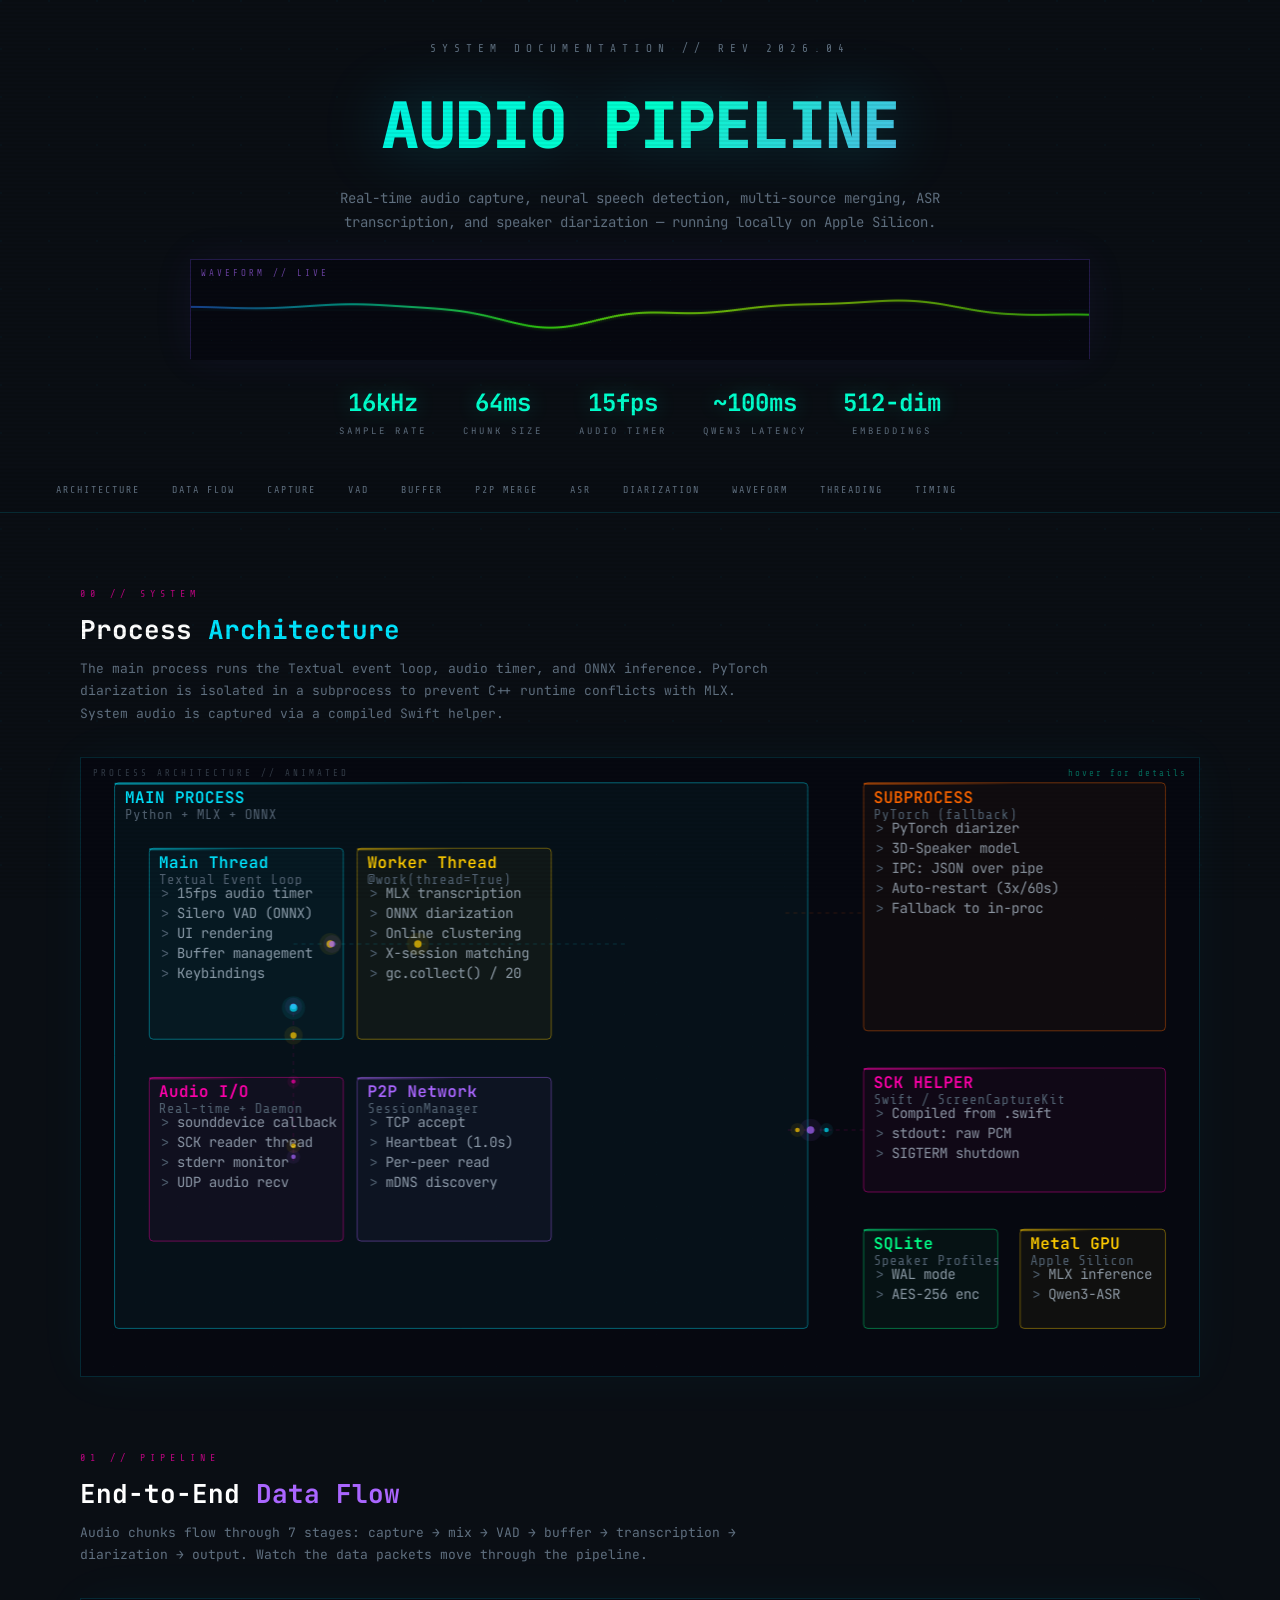
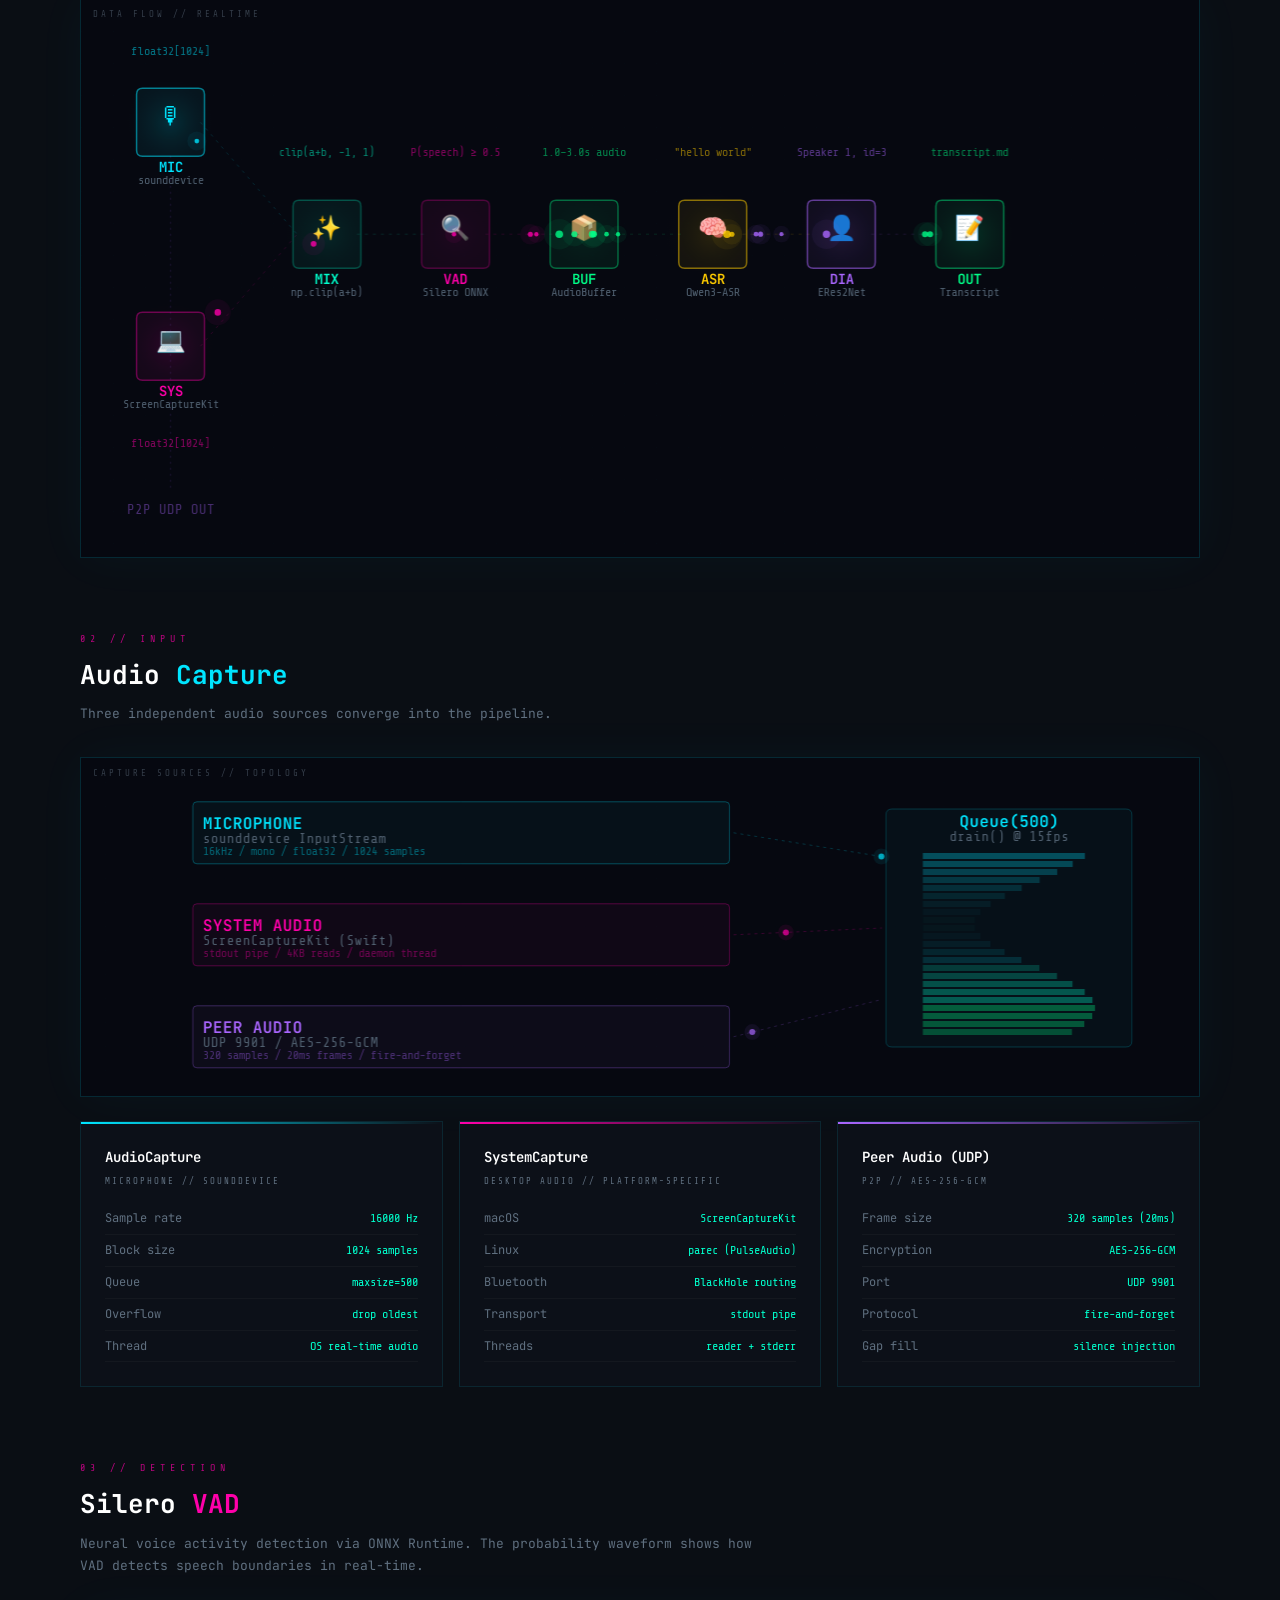
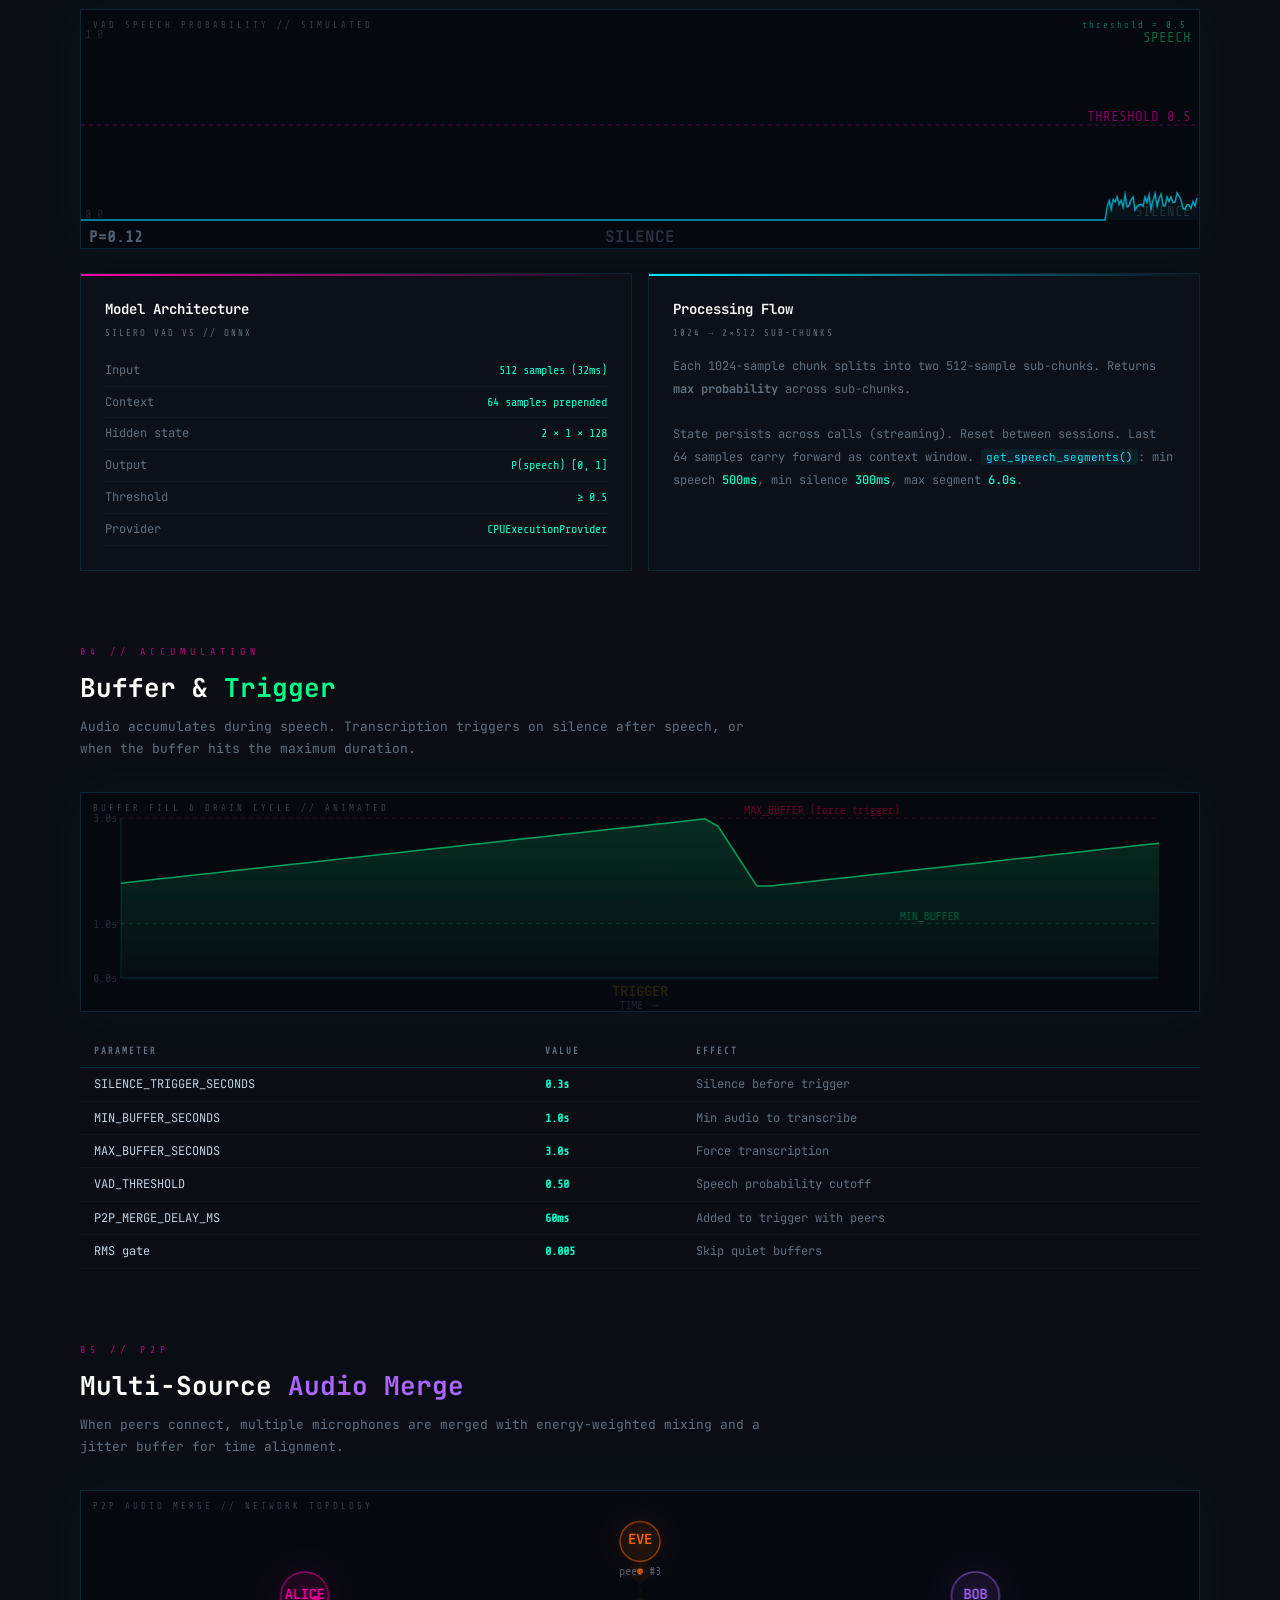
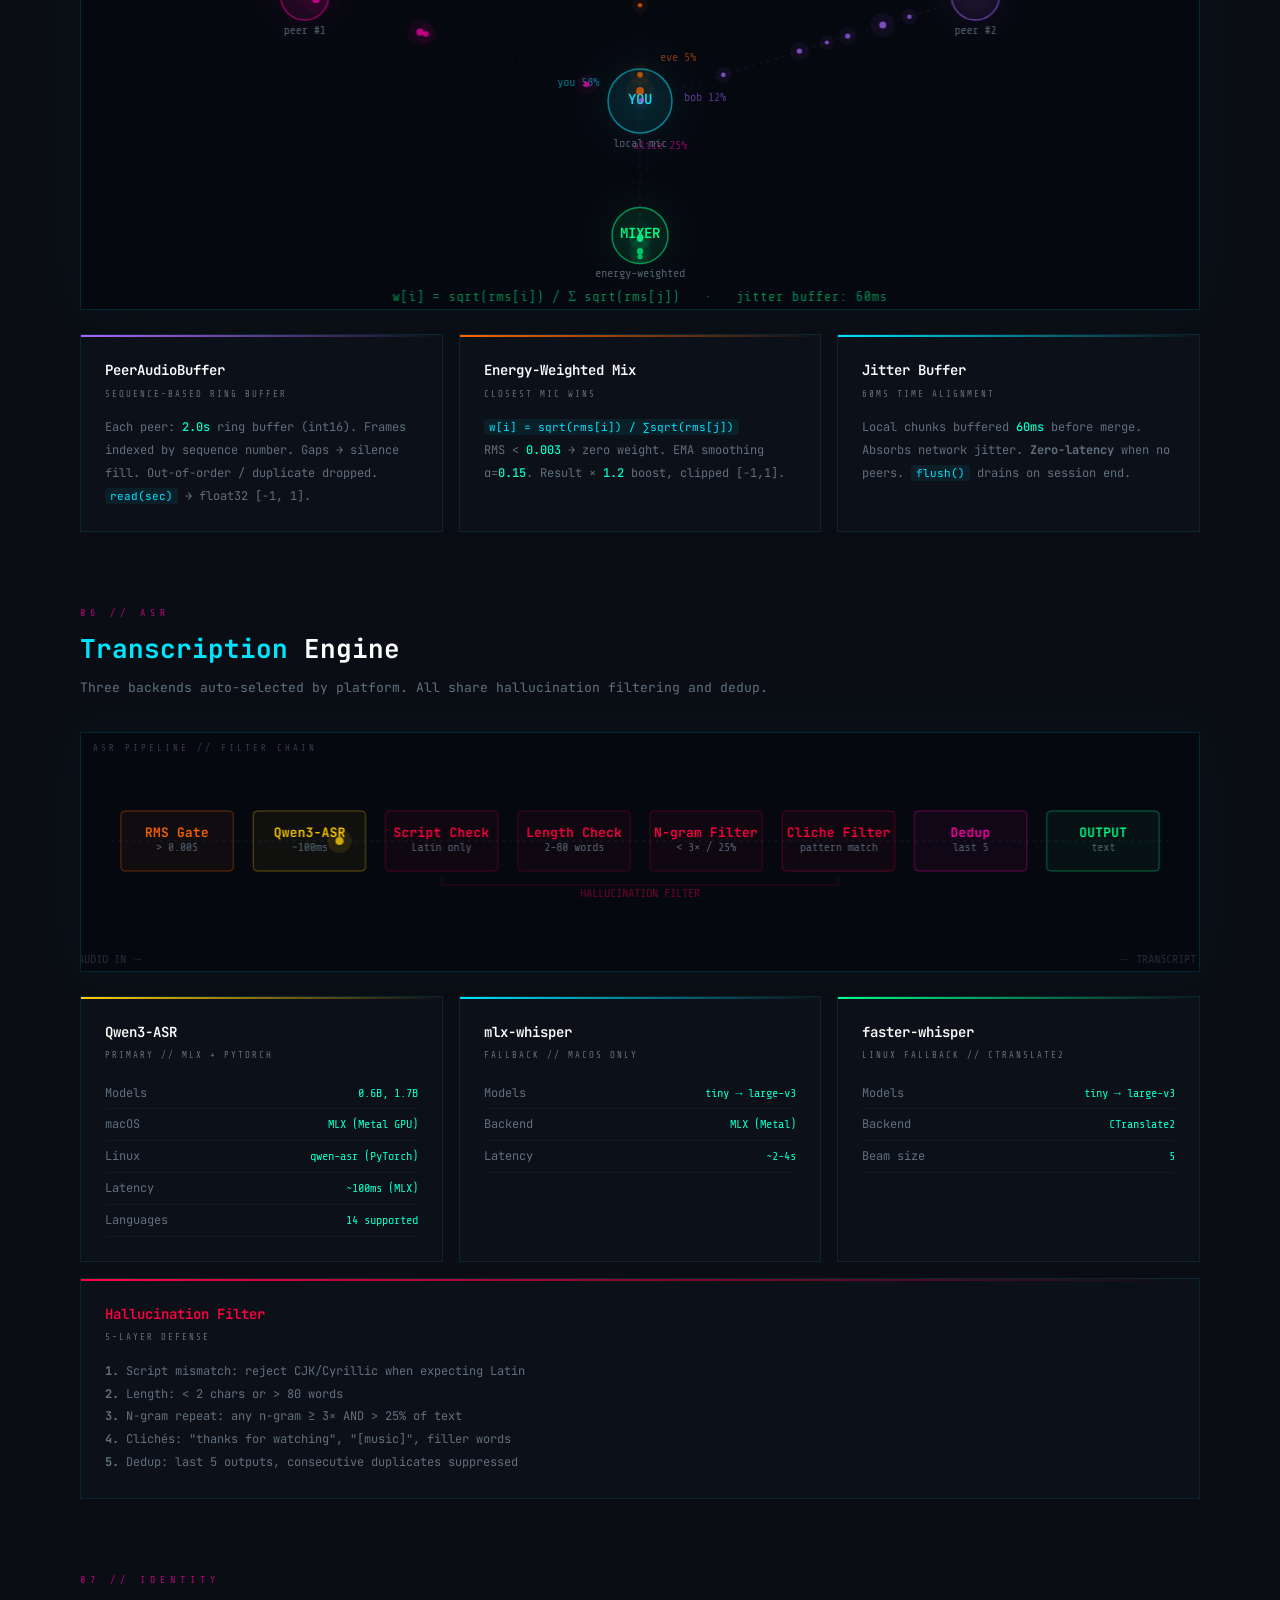
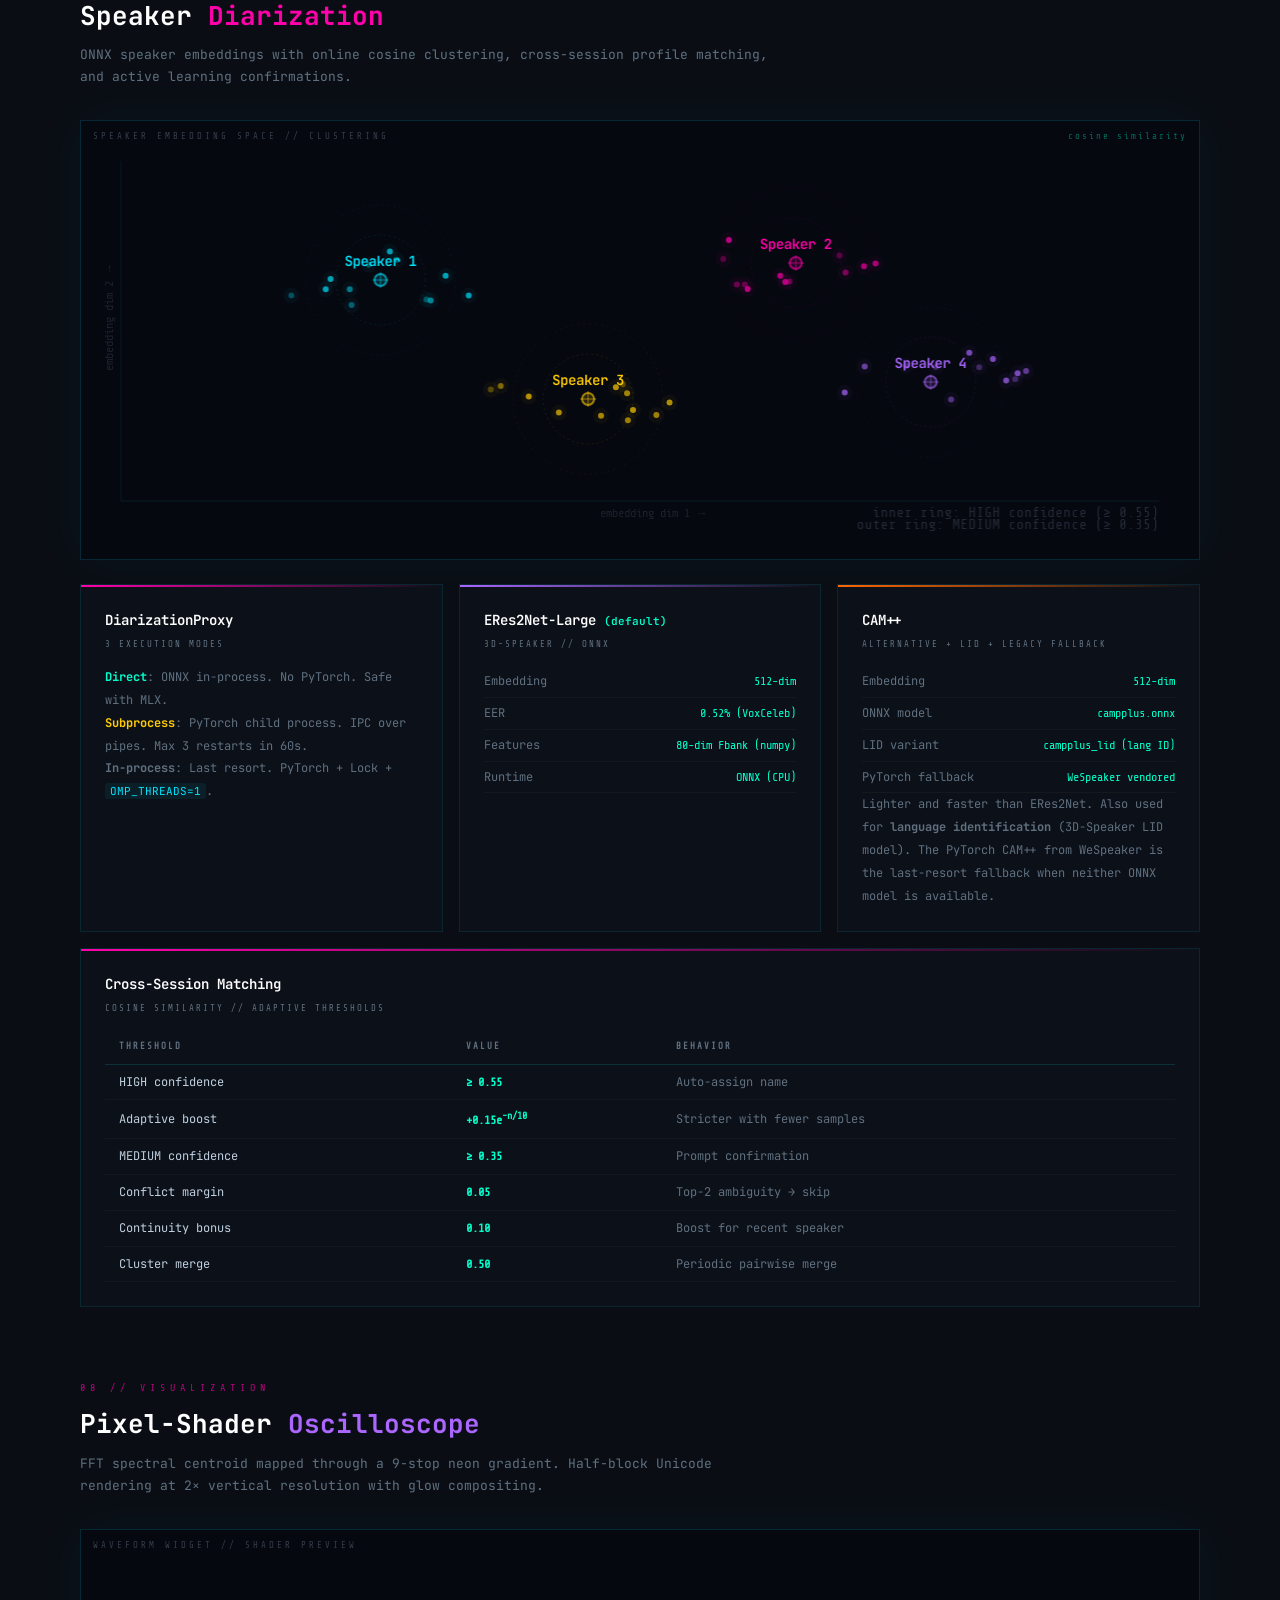
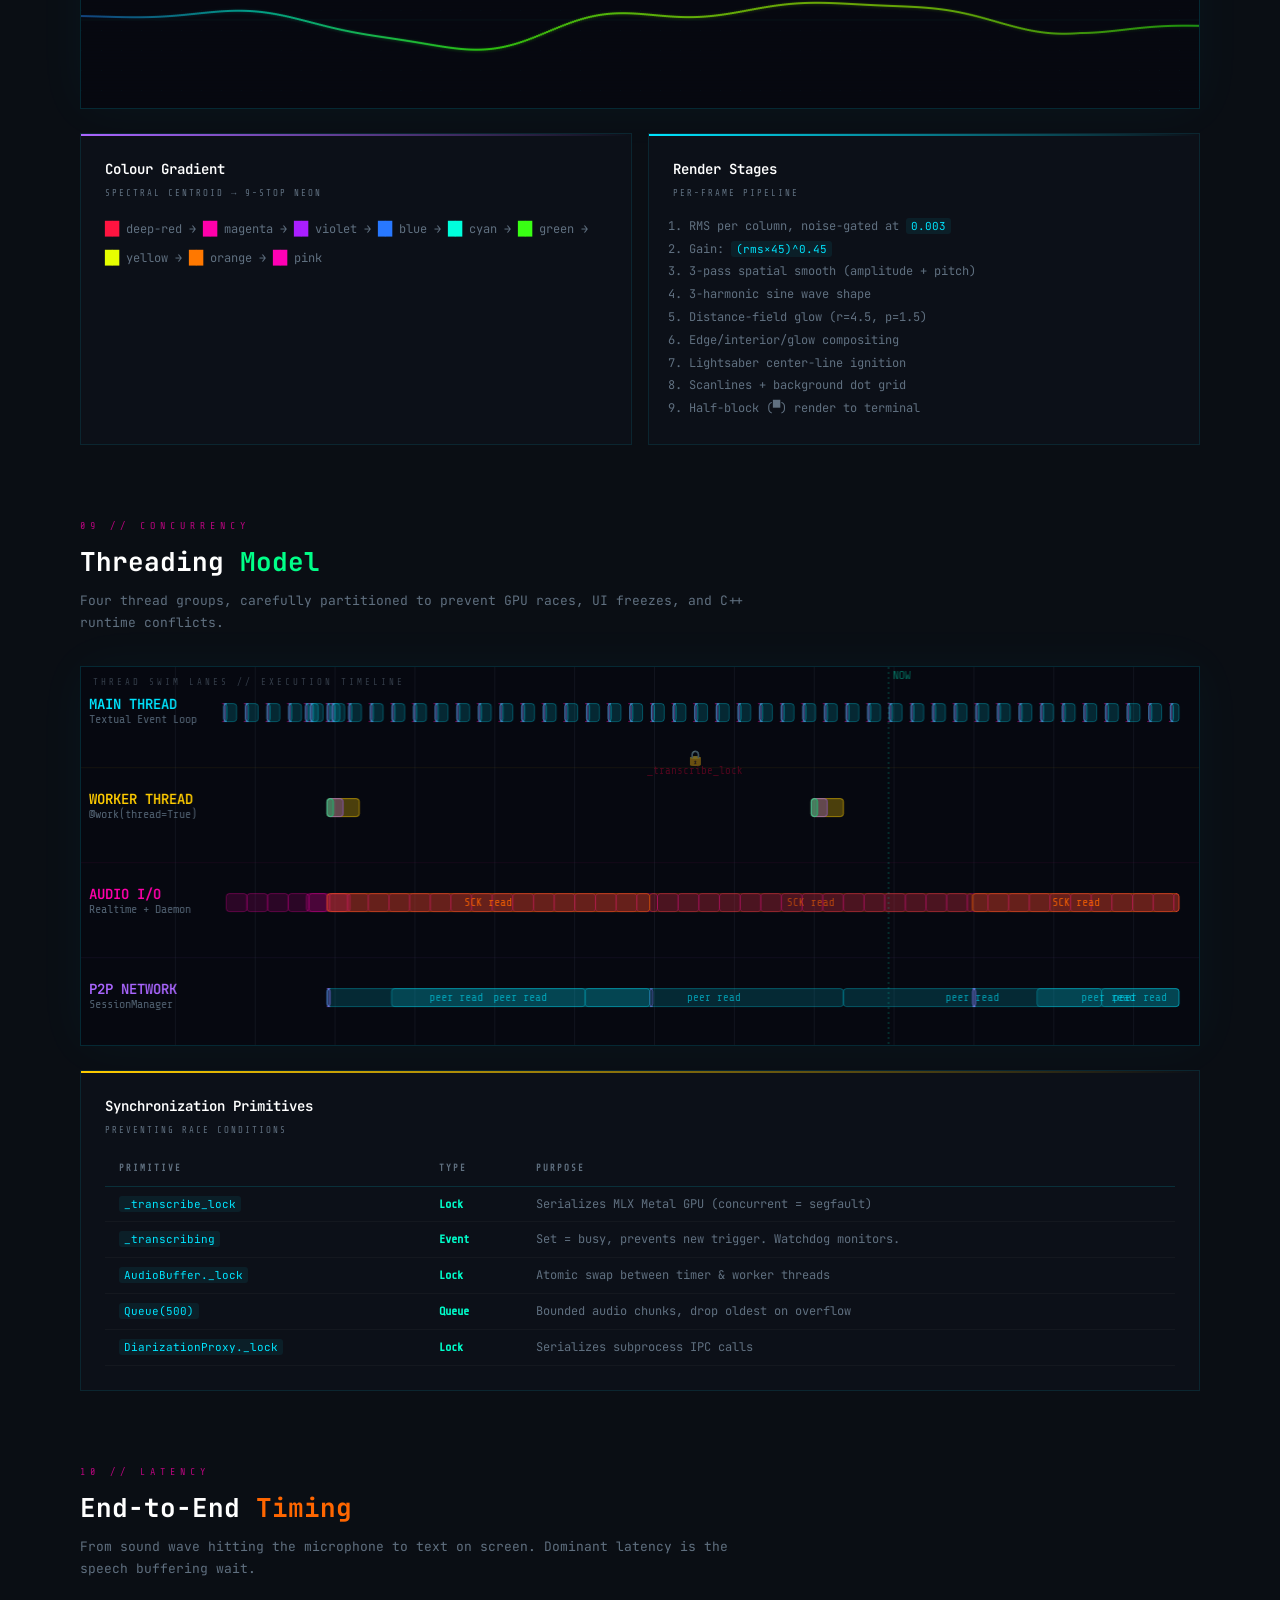
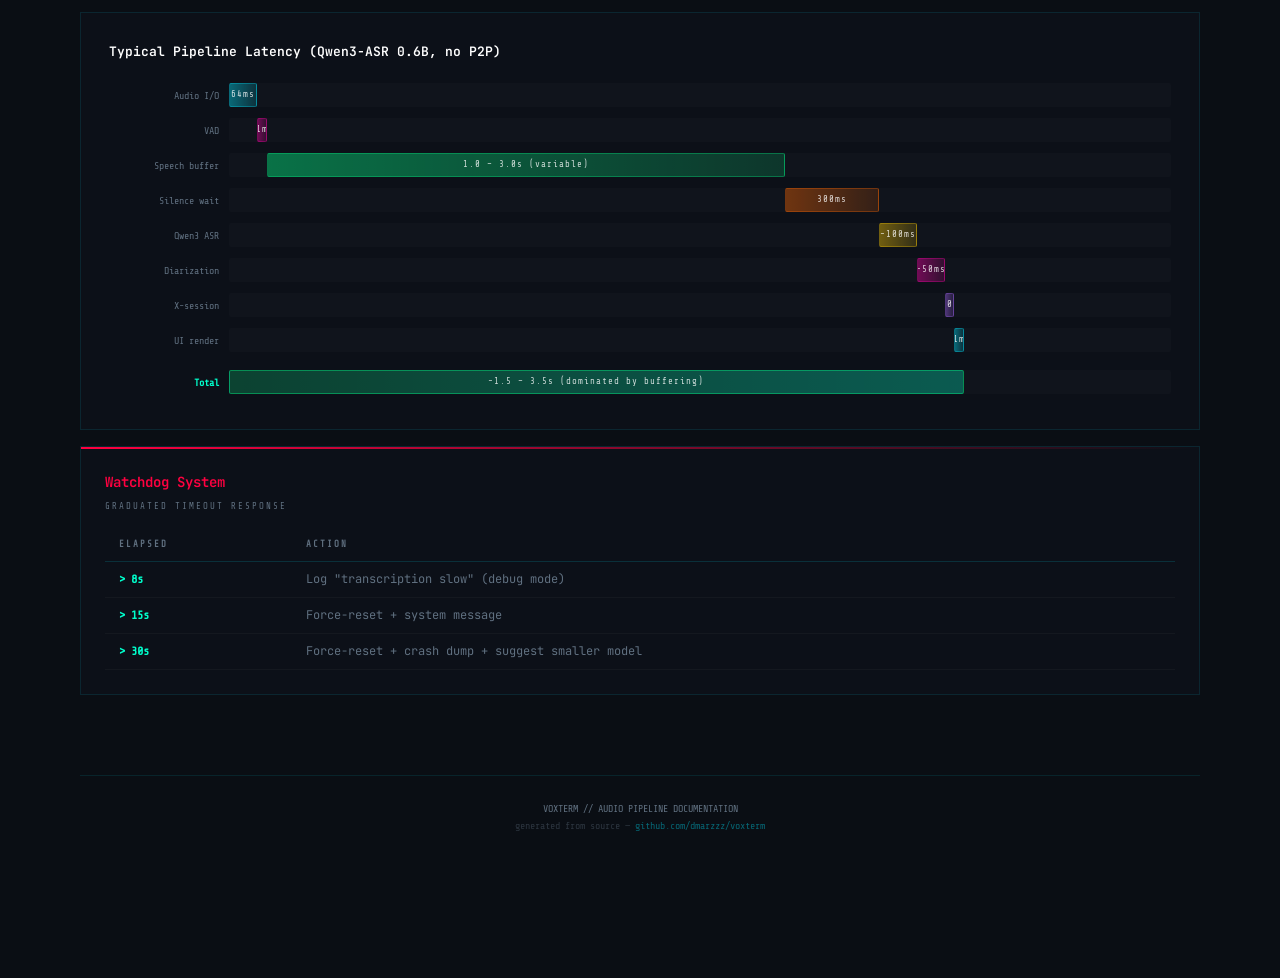
<file: docs/audio-pipeline.html>
<!DOCTYPE html>
<html lang="en">
<head>
<meta charset="UTF-8">
<meta name="viewport" content="width=device-width, initial-scale=1.0">
<title>VOXTERM // AUDIO PIPELINE</title>
<style>
  @import url('https://fonts.googleapis.com/css2?family=JetBrains+Mono:wght@300;400;500;600;700;800&family=Share+Tech+Mono&display=swap');

  :root {
    --bg:        #0a0e14;
    --bg-card:   #0c1018;
    --bg-code:   #080b10;
    --border:    #00e5ff;
    --accent:    #00ffcc;
    --cyan:      #00e5ff;
    --magenta:   #ff00aa;
    --violet:    #aa66ff;
    --orange:    #ff6600;
    --gold:      #ffcc00;
    --red:       #ff0040;
    --green:     #00ff88;
    --dim:       #304050;
    --text:      #c0d0e0;
    --text-dim:  #607080;
    --glow-cyan: 0 0 20px rgba(0,229,255,0.3), 0 0 60px rgba(0,229,255,0.1);
    --glow-mag:  0 0 20px rgba(255,0,170,0.3), 0 0 60px rgba(255,0,170,0.1);
    --glow-vio:  0 0 20px rgba(170,102,255,0.3), 0 0 60px rgba(170,102,255,0.1);
    --glow-grn:  0 0 20px rgba(0,255,136,0.3), 0 0 60px rgba(0,255,136,0.1);
  }

  * { margin: 0; padding: 0; box-sizing: border-box; }

  html {
    scroll-behavior: smooth;
    scrollbar-width: thin;
    scrollbar-color: #1a2030 #0a0e14;
  }
  ::-webkit-scrollbar { width: 6px; }
  ::-webkit-scrollbar-track { background: #0a0e14; }
  ::-webkit-scrollbar-thumb { background: #1a2535; border-radius: 3px; }

  body {
    background: var(--bg);
    color: var(--text);
    font-family: 'JetBrains Mono', monospace;
    font-size: 14px;
    line-height: 1.7;
    overflow-x: hidden;
  }

  /* scanlines */
  body::before {
    content: '';
    position: fixed;
    inset: 0;
    background: repeating-linear-gradient(0deg, transparent, transparent 2px, rgba(0,0,0,0.06) 2px, rgba(0,0,0,0.06) 4px);
    pointer-events: none;
    z-index: 9999;
  }

  /* grid */
  body::after {
    content: '';
    position: fixed;
    inset: 0;
    background-image: radial-gradient(circle at 1px 1px, rgba(0,229,255,0.03) 1px, transparent 0);
    background-size: 48px 48px;
    pointer-events: none;
    z-index: -1;
  }

  /* ── hero ───────────────────────────────────────────── */
  .hero {
    position: relative;
    padding: 40px 40px 30px;
    text-align: center;
    overflow: hidden;
  }
  .hero-bg {
    position: absolute; inset: 0;
    background:
      radial-gradient(ellipse 800px 400px at 50% 40%, rgba(0,229,255,0.06) 0%, transparent 70%),
      radial-gradient(ellipse 600px 300px at 30% 60%, rgba(170,102,255,0.04) 0%, transparent 70%),
      radial-gradient(ellipse 600px 300px at 70% 60%, rgba(255,0,170,0.03) 0%, transparent 70%);
    z-index: 0;
  }
  .hero > * { position: relative; z-index: 1; }
  .hero-label {
    font-family: 'Share Tech Mono', monospace;
    font-size: 11px; letter-spacing: 6px; text-transform: uppercase;
    color: var(--text-dim); margin-bottom: 12px;
  }
  .hero h1 {
    font-size: clamp(36px, 5vw, 64px); font-weight: 800; letter-spacing: -1px;
    background: linear-gradient(135deg, var(--cyan), var(--accent), var(--violet));
    -webkit-background-clip: text; -webkit-text-fill-color: transparent;
    background-clip: text;
    filter: drop-shadow(0 0 30px rgba(0,229,255,0.25));
    margin-bottom: 8px;
  }
  .hero-sub {
    font-size: 14px; color: var(--text-dim);
    max-width: 700px; margin: 0 auto 24px;
  }

  /* hero waveform canvas */
  .hero-wave {
    width: 100%; height: 100px;
    position: relative; margin: 0 auto 24px;
    max-width: 900px;
    border: 1px solid rgba(102,68,204,0.3);
    background: #060810;
    box-shadow: 0 0 40px rgba(102,68,204,0.08);
  }
  .hero-wave canvas { width: 100%; height: 100%; display: block; }
  .hero-wave .wave-tag {
    position: absolute; top: 6px; left: 10px;
    font-family: 'Share Tech Mono', monospace;
    font-size: 9px; letter-spacing: 3px;
    text-transform: uppercase; color: var(--violet); opacity: 0.6;
  }

  .hero-stats {
    display: flex; justify-content: center; gap: 36px; flex-wrap: wrap;
  }
  .stat { text-align: center; }
  .stat-value {
    font-size: 24px; font-weight: 700; color: var(--accent);
    text-shadow: 0 0 20px rgba(0,255,204,0.3);
  }
  .stat-label {
    font-size: 9px; letter-spacing: 3px;
    text-transform: uppercase; color: var(--text-dim);
  }

  /* ── nav ────────────────────────────────────────────── */
  .nav {
    position: sticky; top: 0; z-index: 100;
    background: rgba(10,14,20,0.88); backdrop-filter: blur(12px);
    border-bottom: 1px solid rgba(0,229,255,0.15);
    padding: 0 40px; display: flex; gap: 0; overflow-x: auto;
  }
  .nav a {
    font-family: 'Share Tech Mono', monospace;
    font-size: 10px; letter-spacing: 2px; text-transform: uppercase;
    color: var(--text-dim); text-decoration: none;
    padding: 12px 16px; white-space: nowrap;
    border-bottom: 2px solid transparent; transition: all 0.3s;
  }
  .nav a:hover {
    color: var(--cyan); border-bottom-color: var(--cyan);
    background: rgba(0,229,255,0.03);
  }

  /* ── layout ────────────────────────────────────────── */
  .container { max-width: 1200px; margin: 0 auto; padding: 0 40px 120px; }
  section { margin-top: 72px; }
  .section-label {
    font-family: 'Share Tech Mono', monospace;
    font-size: 10px; letter-spacing: 5px; text-transform: uppercase;
    color: var(--magenta); margin-bottom: 6px; opacity: 0.7;
  }
  .section-title {
    font-size: 26px; font-weight: 700; color: #fff; margin-bottom: 6px;
  }
  .section-title .hl   { color: var(--cyan); }
  .section-title .hl-m { color: var(--magenta); }
  .section-title .hl-v { color: var(--violet); }
  .section-title .hl-g { color: var(--green); }
  .section-title .hl-o { color: var(--orange); }
  .section-desc {
    color: var(--text-dim); font-size: 13px;
    max-width: 700px; margin-bottom: 32px;
  }

  /* ── full-width canvas diagrams ────────────────────── */
  .diagram-wrap {
    position: relative;
    width: 100%;
    border: 1px solid rgba(0,229,255,0.15);
    background: #060810;
    margin: 24px 0;
    box-shadow: 0 0 50px rgba(0,229,255,0.04);
    overflow: hidden;
  }
  .diagram-wrap canvas {
    width: 100%; display: block;
  }
  .diagram-tag {
    position: absolute; top: 8px; left: 12px;
    font-family: 'Share Tech Mono', monospace;
    font-size: 9px; letter-spacing: 3px;
    text-transform: uppercase; color: var(--text-dim); opacity: 0.5;
  }
  .diagram-tag-r {
    position: absolute; top: 8px; right: 12px;
    font-family: 'Share Tech Mono', monospace;
    font-size: 9px; letter-spacing: 2px;
    color: var(--accent); opacity: 0.4;
  }

  /* ── cards ──────────────────────────────────────────── */
  .card-grid {
    display: grid;
    grid-template-columns: repeat(auto-fit, minmax(300px, 1fr));
    gap: 16px; margin-top: 20px;
  }
  .card {
    border: 1px solid rgba(0,229,255,0.1);
    background: var(--bg-card);
    padding: 24px; position: relative; overflow: hidden;
    transition: all 0.3s;
  }
  .card:hover {
    border-color: rgba(0,229,255,0.25);
    box-shadow: 0 0 30px rgba(0,229,255,0.05);
  }
  .card::before {
    content: ''; position: absolute;
    top: 0; left: 0; right: 0; height: 2px;
  }
  .card.c-cy::before  { background: linear-gradient(90deg, var(--cyan), transparent); }
  .card.c-mg::before  { background: linear-gradient(90deg, var(--magenta), transparent); }
  .card.c-vi::before  { background: linear-gradient(90deg, var(--violet), transparent); }
  .card.c-gr::before  { background: linear-gradient(90deg, var(--green), transparent); }
  .card.c-or::before  { background: linear-gradient(90deg, var(--orange), transparent); }
  .card.c-go::before  { background: linear-gradient(90deg, var(--gold), transparent); }
  .card.c-rd::before  { background: linear-gradient(90deg, var(--red), transparent); }

  .card-title { font-size: 14px; font-weight: 600; color: #fff; margin-bottom: 4px; }
  .card-sub {
    font-family: 'Share Tech Mono', monospace;
    font-size: 9px; letter-spacing: 2px; color: var(--text-dim);
    text-transform: uppercase; margin-bottom: 14px;
  }
  .card-body { font-size: 12px; color: var(--text-dim); line-height: 1.9; }
  .card-body code {
    background: rgba(0,229,255,0.07); color: var(--cyan);
    padding: 1px 5px; border-radius: 3px; font-size: 11px;
    font-family: 'JetBrains Mono', monospace;
  }
  .val { color: var(--accent); font-weight: 500; }

  /* spec lists */
  .spec-list { list-style: none; margin-top: 6px; }
  .spec-list li {
    display: flex; justify-content: space-between; padding: 4px 0;
    border-bottom: 1px solid rgba(255,255,255,0.03); font-size: 12px;
  }
  .spec-key { color: var(--text-dim); }
  .spec-val { color: var(--accent); font-family: 'Share Tech Mono', monospace; font-weight: 500; }

  /* threshold table */
  .tbl { width: 100%; border-collapse: collapse; font-size: 12px; margin-top: 12px; }
  .tbl th {
    text-align: left; font-family: 'Share Tech Mono', monospace;
    font-size: 9px; letter-spacing: 2px; text-transform: uppercase;
    color: var(--text-dim); padding: 8px 14px;
    border-bottom: 1px solid rgba(0,229,255,0.15);
  }
  .tbl td { padding: 6px 14px; border-bottom: 1px solid rgba(255,255,255,0.03); color: var(--text-dim); }
  .tbl tr:hover td { background: rgba(0,229,255,0.02); }
  .tbl .tv { color: var(--accent); font-weight: 600; font-family: 'Share Tech Mono', monospace; }
  .tbl .tn { color: var(--text); }

  /* code blocks */
  .codeblock {
    background: var(--bg-code); border: 1px solid rgba(0,229,255,0.08);
    border-left: 3px solid var(--cyan);
    padding: 16px 20px; font-size: 12px; line-height: 1.8;
    overflow-x: auto; margin: 14px 0; position: relative;
  }
  .codeblock::before {
    content: attr(data-file); position: absolute; top: 6px; right: 10px;
    font-size: 9px; font-family: 'Share Tech Mono', monospace;
    color: var(--text-dim); opacity: 0.4;
  }
  .codeblock .kw  { color: var(--magenta); }
  .codeblock .fn  { color: var(--cyan); }
  .codeblock .str { color: var(--green); }
  .codeblock .num { color: var(--orange); }
  .codeblock .cmt { color: #405060; font-style: italic; }
  .codeblock .cls { color: var(--gold); }
  .codeblock .var { color: var(--text); }
  .codeblock .op  { color: var(--dim); }

  /* timing bars */
  .timing { margin-top: 24px; border: 1px solid rgba(0,229,255,0.1); background: var(--bg-card); padding: 28px; overflow-x: auto; }
  .timing-title { font-size: 13px; font-weight: 600; color: #fff; margin-bottom: 16px; }
  .timing-row { display: flex; align-items: center; height: 32px; gap: 10px; margin-bottom: 3px; }
  .timing-label {
    width: 110px; font-size: 10px; color: var(--text-dim);
    text-align: right; flex-shrink: 0;
    font-family: 'Share Tech Mono', monospace;
  }
  .timing-track { flex: 1; height: 24px; position: relative; background: rgba(255,255,255,0.015); border-radius: 2px; }
  .timing-bar {
    position: absolute; height: 100%; border-radius: 2px;
    display: flex; align-items: center; justify-content: center;
    font-size: 9px; font-family: 'Share Tech Mono', monospace;
    letter-spacing: 1px; color: rgba(255,255,255,0.8);
    overflow: hidden; white-space: nowrap;
  }
  .timing-bar.cy  { background: linear-gradient(90deg, rgba(0,229,255,0.4), rgba(0,229,255,0.15)); border: 1px solid rgba(0,229,255,0.3); }
  .timing-bar.mg  { background: linear-gradient(90deg, rgba(255,0,170,0.4), rgba(255,0,170,0.15)); border: 1px solid rgba(255,0,170,0.3); }
  .timing-bar.vi  { background: linear-gradient(90deg, rgba(170,102,255,0.4), rgba(170,102,255,0.15)); border: 1px solid rgba(170,102,255,0.3); }
  .timing-bar.gr  { background: linear-gradient(90deg, rgba(0,255,136,0.4), rgba(0,255,136,0.15)); border: 1px solid rgba(0,255,136,0.3); }
  .timing-bar.or  { background: linear-gradient(90deg, rgba(255,102,0,0.4), rgba(255,102,0,0.15)); border: 1px solid rgba(255,102,0,0.3); }
  .timing-bar.go  { background: linear-gradient(90deg, rgba(255,204,0,0.4), rgba(255,204,0,0.15)); border: 1px solid rgba(255,204,0,0.3); }
  .timing-bar.pulse { animation: pulse-bar 2s ease-in-out infinite; }
  @keyframes pulse-bar { 0%,100%{opacity:1;} 50%{opacity:0.6;} }

  /* thread swim lanes */
  .swim-wrap {
    border: 1px solid rgba(0,229,255,0.1); background: var(--bg-card);
    margin-top: 20px; overflow: hidden;
  }
  .swim-header {
    display: grid; grid-template-columns: repeat(4, 1fr);
    border-bottom: 1px solid rgba(0,229,255,0.1);
  }
  .swim-header > div {
    padding: 12px 16px; text-align: center;
    font-family: 'Share Tech Mono', monospace;
    font-size: 10px; letter-spacing: 2px; text-transform: uppercase;
  }
  .swim-body { position: relative; }
  .swim-body canvas { width: 100%; display: block; }

  /* footer */
  .footer {
    margin-top: 80px; padding: 24px 0;
    border-top: 1px solid rgba(0,229,255,0.1);
    text-align: center; font-size: 10px; color: var(--text-dim);
    font-family: 'Share Tech Mono', monospace;
  }
  .footer a { color: var(--cyan); text-decoration: none; }

  /* tags */
  .tag {
    display: inline-block; font-size: 9px;
    font-family: 'Share Tech Mono', monospace;
    letter-spacing: 1px; padding: 2px 7px; border-radius: 2px; margin-right: 4px;
  }
  .tag.cy  { background: rgba(0,229,255,0.1); color: var(--cyan); border: 1px solid rgba(0,229,255,0.2); }
  .tag.mg  { background: rgba(255,0,170,0.1); color: var(--magenta); border: 1px solid rgba(255,0,170,0.2); }
  .tag.vi  { background: rgba(170,102,255,0.1); color: var(--violet); border: 1px solid rgba(170,102,255,0.2); }
  .tag.gr  { background: rgba(0,255,136,0.1); color: var(--green); border: 1px solid rgba(0,255,136,0.2); }
  .tag.or  { background: rgba(255,102,0,0.1); color: var(--orange); border: 1px solid rgba(255,102,0,0.2); }
  .tag.go  { background: rgba(255,204,0,0.1); color: var(--gold); border: 1px solid rgba(255,204,0,0.2); }

  /* responsive */
  @media (max-width: 900px) {
    .card-grid { grid-template-columns: 1fr; }
    .hero-stats { gap: 20px; }
    .container { padding: 0 16px 80px; }
    .nav { padding: 0 12px; }
    .nav a { padding: 10px 12px; font-size: 9px; }
    .swim-header { grid-template-columns: repeat(2, 1fr); }
  }
</style>
</head>
<body>

<!-- ════════════════════════════════════════════════════════ HERO -->
<div class="hero">
  <div class="hero-bg"></div>
  <div class="hero-label">system documentation // rev 2026.04</div>
  <h1>AUDIO PIPELINE</h1>
  <p class="hero-sub">
    Real-time audio capture, neural speech detection, multi-source merging,
    ASR transcription, and speaker diarization &mdash; running locally on Apple Silicon.
  </p>
  <div class="hero-wave">
    <canvas id="heroWave"></canvas>
    <div class="wave-tag">waveform // live</div>
  </div>
  <div class="hero-stats">
    <div class="stat"><div class="stat-value">16kHz</div><div class="stat-label">Sample Rate</div></div>
    <div class="stat"><div class="stat-value">64ms</div><div class="stat-label">Chunk Size</div></div>
    <div class="stat"><div class="stat-value">15fps</div><div class="stat-label">Audio Timer</div></div>
    <div class="stat"><div class="stat-value">~100ms</div><div class="stat-label">Qwen3 Latency</div></div>
    <div class="stat"><div class="stat-value">512-dim</div><div class="stat-label">Embeddings</div></div>
  </div>
</div>

<!-- ════════════════════════════════════════════════════════ NAV -->
<nav class="nav">
  <a href="#arch">Architecture</a>
  <a href="#flow">Data Flow</a>
  <a href="#capture">Capture</a>
  <a href="#vad">VAD</a>
  <a href="#buffer">Buffer</a>
  <a href="#merge">P2P Merge</a>
  <a href="#transcription">ASR</a>
  <a href="#diarization">Diarization</a>
  <a href="#waveform">Waveform</a>
  <a href="#threading">Threading</a>
  <a href="#timing">Timing</a>
</nav>

<div class="container">

<!-- ════════════════════════════════════════ SYSTEM ARCHITECTURE -->
<section id="arch">
  <div class="section-label">00 // System</div>
  <div class="section-title">Process <span class="hl">Architecture</span></div>
  <p class="section-desc">
    The main process runs the Textual event loop, audio timer, and ONNX inference.
    PyTorch diarization is isolated in a subprocess to prevent C++ runtime conflicts with MLX.
    System audio is captured via a compiled Swift helper.
  </p>
  <div class="diagram-wrap" style="height:620px;">
    <canvas id="archDiagram"></canvas>
    <div class="diagram-tag">process architecture // animated</div>
    <div class="diagram-tag-r">hover for details</div>
  </div>
</section>

<!-- ════════════════════════════════════════ DATA FLOW ANIMATION -->
<section id="flow">
  <div class="section-label">01 // Pipeline</div>
  <div class="section-title">End-to-End <span class="hl-v">Data Flow</span></div>
  <p class="section-desc">
    Audio chunks flow through 7 stages: capture &rarr; mix &rarr; VAD &rarr; buffer &rarr;
    transcription &rarr; diarization &rarr; output. Watch the data packets move through the pipeline.
  </p>
  <div class="diagram-wrap" style="height:560px;">
    <canvas id="flowDiagram"></canvas>
    <div class="diagram-tag">data flow // realtime</div>
  </div>
</section>

<!-- ════════════════════════════════════════ CAPTURE -->
<section id="capture">
  <div class="section-label">02 // Input</div>
  <div class="section-title">Audio <span class="hl">Capture</span></div>
  <p class="section-desc">
    Three independent audio sources converge into the pipeline.
  </p>

  <!-- Capture source diagram -->
  <div class="diagram-wrap" style="height:340px;">
    <canvas id="captureDiagram"></canvas>
    <div class="diagram-tag">capture sources // topology</div>
  </div>

  <div class="card-grid">
    <div class="card c-cy">
      <div class="card-title">AudioCapture</div>
      <div class="card-sub">Microphone // sounddevice</div>
      <div class="card-body">
        <ul class="spec-list">
          <li><span class="spec-key">Sample rate</span><span class="spec-val">16000 Hz</span></li>
          <li><span class="spec-key">Block size</span><span class="spec-val">1024 samples</span></li>
          <li><span class="spec-key">Queue</span><span class="spec-val">maxsize=500</span></li>
          <li><span class="spec-key">Overflow</span><span class="spec-val">drop oldest</span></li>
          <li><span class="spec-key">Thread</span><span class="spec-val">OS real-time audio</span></li>
        </ul>
      </div>
    </div>
    <div class="card c-mg">
      <div class="card-title">SystemCapture</div>
      <div class="card-sub">Desktop Audio // Platform-Specific</div>
      <div class="card-body">
        <ul class="spec-list">
          <li><span class="spec-key">macOS</span><span class="spec-val">ScreenCaptureKit</span></li>
          <li><span class="spec-key">Linux</span><span class="spec-val">parec (PulseAudio)</span></li>
          <li><span class="spec-key">Bluetooth</span><span class="spec-val">BlackHole routing</span></li>
          <li><span class="spec-key">Transport</span><span class="spec-val">stdout pipe</span></li>
          <li><span class="spec-key">Threads</span><span class="spec-val">reader + stderr</span></li>
        </ul>
      </div>
    </div>
    <div class="card c-vi">
      <div class="card-title">Peer Audio (UDP)</div>
      <div class="card-sub">P2P // AES-256-GCM</div>
      <div class="card-body">
        <ul class="spec-list">
          <li><span class="spec-key">Frame size</span><span class="spec-val">320 samples (20ms)</span></li>
          <li><span class="spec-key">Encryption</span><span class="spec-val">AES-256-GCM</span></li>
          <li><span class="spec-key">Port</span><span class="spec-val">UDP 9901</span></li>
          <li><span class="spec-key">Protocol</span><span class="spec-val">fire-and-forget</span></li>
          <li><span class="spec-key">Gap fill</span><span class="spec-val">silence injection</span></li>
        </ul>
      </div>
    </div>
  </div>
</section>

<!-- ════════════════════════════════════════ VAD -->
<section id="vad">
  <div class="section-label">03 // Detection</div>
  <div class="section-title">Silero <span class="hl-m">VAD</span></div>
  <p class="section-desc">
    Neural voice activity detection via ONNX Runtime. The probability waveform
    shows how VAD detects speech boundaries in real-time.
  </p>

  <!-- VAD probability visualization -->
  <div class="diagram-wrap" style="height:240px;">
    <canvas id="vadDiagram"></canvas>
    <div class="diagram-tag">vad speech probability // simulated</div>
    <div class="diagram-tag-r">threshold = 0.5</div>
  </div>

  <div class="card-grid">
    <div class="card c-mg">
      <div class="card-title">Model Architecture</div>
      <div class="card-sub">Silero VAD v5 // ONNX</div>
      <div class="card-body">
        <ul class="spec-list">
          <li><span class="spec-key">Input</span><span class="spec-val">512 samples (32ms)</span></li>
          <li><span class="spec-key">Context</span><span class="spec-val">64 samples prepended</span></li>
          <li><span class="spec-key">Hidden state</span><span class="spec-val">2 &times; 1 &times; 128</span></li>
          <li><span class="spec-key">Output</span><span class="spec-val">P(speech) [0, 1]</span></li>
          <li><span class="spec-key">Threshold</span><span class="spec-val">&ge; 0.5</span></li>
          <li><span class="spec-key">Provider</span><span class="spec-val">CPUExecutionProvider</span></li>
        </ul>
      </div>
    </div>
    <div class="card c-cy">
      <div class="card-title">Processing Flow</div>
      <div class="card-sub">1024 &rarr; 2&times;512 Sub-Chunks</div>
      <div class="card-body">
        Each 1024-sample chunk splits into two 512-sample sub-chunks.
        Returns <strong>max probability</strong> across sub-chunks.<br><br>
        State persists across calls (streaming). Reset between sessions.
        Last 64 samples carry forward as context window.
        <code>get_speech_segments()</code>: min speech <span class="val">500ms</span>,
        min silence <span class="val">300ms</span>, max segment <span class="val">6.0s</span>.
      </div>
    </div>
  </div>
</section>

<!-- ════════════════════════════════════════ BUFFER -->
<section id="buffer">
  <div class="section-label">04 // Accumulation</div>
  <div class="section-title">Buffer &amp; <span class="hl-g">Trigger</span></div>
  <p class="section-desc">
    Audio accumulates during speech. Transcription triggers on silence after speech,
    or when the buffer hits the maximum duration.
  </p>

  <!-- Buffer fill/drain visualization -->
  <div class="diagram-wrap" style="height:220px;">
    <canvas id="bufferDiagram"></canvas>
    <div class="diagram-tag">buffer fill &amp; drain cycle // animated</div>
  </div>

  <table class="tbl">
    <thead><tr><th>Parameter</th><th>Value</th><th>Effect</th></tr></thead>
    <tbody>
      <tr><td class="tn">SILENCE_TRIGGER_SECONDS</td><td class="tv">0.3s</td><td>Silence before trigger</td></tr>
      <tr><td class="tn">MIN_BUFFER_SECONDS</td><td class="tv">1.0s</td><td>Min audio to transcribe</td></tr>
      <tr><td class="tn">MAX_BUFFER_SECONDS</td><td class="tv">3.0s</td><td>Force transcription</td></tr>
      <tr><td class="tn">VAD_THRESHOLD</td><td class="tv">0.50</td><td>Speech probability cutoff</td></tr>
      <tr><td class="tn">P2P_MERGE_DELAY_MS</td><td class="tv">60ms</td><td>Added to trigger with peers</td></tr>
      <tr><td class="tn">RMS gate</td><td class="tv">0.005</td><td>Skip quiet buffers</td></tr>
    </tbody>
  </table>
</section>

<!-- ════════════════════════════════════════ P2P MERGE -->
<section id="merge">
  <div class="section-label">05 // P2P</div>
  <div class="section-title">Multi-Source <span class="hl-v">Audio Merge</span></div>
  <p class="section-desc">
    When peers connect, multiple microphones are merged with energy-weighted mixing
    and a jitter buffer for time alignment.
  </p>

  <!-- P2P merge network diagram -->
  <div class="diagram-wrap" style="height:420px;">
    <canvas id="mergeDiagram"></canvas>
    <div class="diagram-tag">p2p audio merge // network topology</div>
  </div>

  <div class="card-grid">
    <div class="card c-vi">
      <div class="card-title">PeerAudioBuffer</div>
      <div class="card-sub">Sequence-Based Ring Buffer</div>
      <div class="card-body">
        Each peer: <span class="val">2.0s</span> ring buffer (int16).
        Frames indexed by sequence number. Gaps &rarr; silence fill.
        Out-of-order / duplicate dropped.
        <code>read(sec)</code> &rarr; float32 [-1, 1].
      </div>
    </div>
    <div class="card c-or">
      <div class="card-title">Energy-Weighted Mix</div>
      <div class="card-sub">Closest Mic Wins</div>
      <div class="card-body">
        <code>w[i] = sqrt(rms[i]) / &sum;sqrt(rms[j])</code><br>
        RMS &lt; <span class="val">0.003</span> &rarr; zero weight.
        EMA smoothing &alpha;=<span class="val">0.15</span>.
        Result &times; <span class="val">1.2</span> boost, clipped [-1,1].
      </div>
    </div>
    <div class="card c-cy">
      <div class="card-title">Jitter Buffer</div>
      <div class="card-sub">60ms Time Alignment</div>
      <div class="card-body">
        Local chunks buffered <span class="val">60ms</span> before merge.
        Absorbs network jitter. <strong>Zero-latency</strong> when no peers.
        <code>flush()</code> drains on session end.
      </div>
    </div>
  </div>
</section>

<!-- ════════════════════════════════════════ TRANSCRIPTION -->
<section id="transcription">
  <div class="section-label">06 // ASR</div>
  <div class="section-title"><span class="hl">Transcription</span> Engine</div>
  <p class="section-desc">
    Three backends auto-selected by platform. All share hallucination filtering and dedup.
  </p>

  <!-- Transcription pipeline diagram -->
  <div class="diagram-wrap" style="height:240px;">
    <canvas id="asrDiagram"></canvas>
    <div class="diagram-tag">asr pipeline // filter chain</div>
  </div>

  <div class="card-grid">
    <div class="card c-go">
      <div class="card-title">Qwen3-ASR</div>
      <div class="card-sub">Primary // MLX + PyTorch</div>
      <div class="card-body">
        <ul class="spec-list">
          <li><span class="spec-key">Models</span><span class="spec-val">0.6B, 1.7B</span></li>
          <li><span class="spec-key">macOS</span><span class="spec-val">MLX (Metal GPU)</span></li>
          <li><span class="spec-key">Linux</span><span class="spec-val">qwen-asr (PyTorch)</span></li>
          <li><span class="spec-key">Latency</span><span class="spec-val">~100ms (MLX)</span></li>
          <li><span class="spec-key">Languages</span><span class="spec-val">14 supported</span></li>
        </ul>
      </div>
    </div>
    <div class="card c-cy">
      <div class="card-title">mlx-whisper</div>
      <div class="card-sub">Fallback // macOS Only</div>
      <div class="card-body">
        <ul class="spec-list">
          <li><span class="spec-key">Models</span><span class="spec-val">tiny &rarr; large-v3</span></li>
          <li><span class="spec-key">Backend</span><span class="spec-val">MLX (Metal)</span></li>
          <li><span class="spec-key">Latency</span><span class="spec-val">~2-4s</span></li>
        </ul>
      </div>
    </div>
    <div class="card c-gr">
      <div class="card-title">faster-whisper</div>
      <div class="card-sub">Linux Fallback // CTranslate2</div>
      <div class="card-body">
        <ul class="spec-list">
          <li><span class="spec-key">Models</span><span class="spec-val">tiny &rarr; large-v3</span></li>
          <li><span class="spec-key">Backend</span><span class="spec-val">CTranslate2</span></li>
          <li><span class="spec-key">Beam size</span><span class="spec-val">5</span></li>
        </ul>
      </div>
    </div>
  </div>

  <div class="card c-rd" style="margin-top:16px;">
    <div class="card-title" style="color:var(--red);">Hallucination Filter</div>
    <div class="card-sub">5-Layer Defense</div>
    <div class="card-body">
      <strong>1.</strong> Script mismatch: reject CJK/Cyrillic when expecting Latin<br>
      <strong>2.</strong> Length: &lt; 2 chars or &gt; 80 words<br>
      <strong>3.</strong> N-gram repeat: any n-gram &ge; 3&times; AND &gt; 25% of text<br>
      <strong>4.</strong> Clich&eacute;s: "thanks for watching", "[music]", filler words<br>
      <strong>5.</strong> Dedup: last 5 outputs, consecutive duplicates suppressed
    </div>
  </div>
</section>

<!-- ════════════════════════════════════════ DIARIZATION -->
<section id="diarization">
  <div class="section-label">07 // Identity</div>
  <div class="section-title">Speaker <span class="hl-m">Diarization</span></div>
  <p class="section-desc">
    ONNX speaker embeddings with online cosine clustering, cross-session profile matching,
    and active learning confirmations.
  </p>

  <!-- Embedding space visualization -->
  <div class="diagram-wrap" style="height:440px;">
    <canvas id="diarizeDiagram"></canvas>
    <div class="diagram-tag">speaker embedding space // clustering</div>
    <div class="diagram-tag-r">cosine similarity</div>
  </div>

  <div class="card-grid">
    <div class="card c-mg">
      <div class="card-title">DiarizationProxy</div>
      <div class="card-sub">3 Execution Modes</div>
      <div class="card-body">
        <strong style="color:var(--accent)">Direct</strong>: ONNX in-process. No PyTorch. Safe with MLX.<br>
        <strong style="color:var(--gold)">Subprocess</strong>: PyTorch child process. IPC over pipes. Max 3 restarts in 60s.<br>
        <strong style="color:var(--text-dim)">In-process</strong>: Last resort. PyTorch + Lock + <code>OMP_THREADS=1</code>.
      </div>
    </div>
    <div class="card c-vi">
      <div class="card-title">ERes2Net-Large <span style="font-size:11px;color:var(--accent);">(default)</span></div>
      <div class="card-sub">3D-Speaker // ONNX</div>
      <div class="card-body">
        <ul class="spec-list">
          <li><span class="spec-key">Embedding</span><span class="spec-val">512-dim</span></li>
          <li><span class="spec-key">EER</span><span class="spec-val">0.52% (VoxCeleb)</span></li>
          <li><span class="spec-key">Features</span><span class="spec-val">80-dim Fbank (numpy)</span></li>
          <li><span class="spec-key">Runtime</span><span class="spec-val">ONNX (CPU)</span></li>
        </ul>
      </div>
    </div>
    <div class="card c-or">
      <div class="card-title">CAM++</div>
      <div class="card-sub">Alternative + LID + Legacy Fallback</div>
      <div class="card-body">
        <ul class="spec-list">
          <li><span class="spec-key">Embedding</span><span class="spec-val">512-dim</span></li>
          <li><span class="spec-key">ONNX model</span><span class="spec-val">campplus.onnx</span></li>
          <li><span class="spec-key">LID variant</span><span class="spec-val">campplus_lid (lang ID)</span></li>
          <li><span class="spec-key">PyTorch fallback</span><span class="spec-val">WeSpeaker vendored</span></li>
        </ul>
        Lighter and faster than ERes2Net. Also used for <strong>language identification</strong>
        (3D-Speaker LID model). The PyTorch CAM++ from WeSpeaker is the last-resort fallback
        when neither ONNX model is available.
      </div>
    </div>
  </div>

  <div class="card c-mg" style="margin-top:16px;">
    <div class="card-title">Cross-Session Matching</div>
    <div class="card-sub">Cosine Similarity // Adaptive Thresholds</div>
    <div class="card-body">
      <table class="tbl">
        <thead><tr><th>Threshold</th><th>Value</th><th>Behavior</th></tr></thead>
        <tbody>
          <tr><td class="tn">HIGH confidence</td><td class="tv">&ge; 0.55</td><td>Auto-assign name</td></tr>
          <tr><td class="tn">Adaptive boost</td><td class="tv">+0.15e<sup>-n/10</sup></td><td>Stricter with fewer samples</td></tr>
          <tr><td class="tn">MEDIUM confidence</td><td class="tv">&ge; 0.35</td><td>Prompt confirmation</td></tr>
          <tr><td class="tn">Conflict margin</td><td class="tv">0.05</td><td>Top-2 ambiguity &rarr; skip</td></tr>
          <tr><td class="tn">Continuity bonus</td><td class="tv">0.10</td><td>Boost for recent speaker</td></tr>
          <tr><td class="tn">Cluster merge</td><td class="tv">0.50</td><td>Periodic pairwise merge</td></tr>
        </tbody>
      </table>
    </div>
  </div>
</section>

<!-- ════════════════════════════════════════ WAVEFORM WIDGET -->
<section id="waveform">
  <div class="section-label">08 // Visualization</div>
  <div class="section-title">Pixel-Shader <span class="hl-v">Oscilloscope</span></div>
  <p class="section-desc">
    FFT spectral centroid mapped through a 9-stop neon gradient.
    Half-block Unicode rendering at 2&times; vertical resolution with glow compositing.
  </p>

  <!-- Large animated waveform -->
  <div class="diagram-wrap" style="height:180px;">
    <canvas id="waveformBig"></canvas>
    <div class="diagram-tag">waveform widget // shader preview</div>
  </div>

  <div class="card-grid">
    <div class="card c-vi">
      <div class="card-title">Colour Gradient</div>
      <div class="card-sub">Spectral Centroid &rarr; 9-Stop Neon</div>
      <div class="card-body" style="line-height:2.4;">
        <span style="color:#ff1440">&#x2588;&#x2588;</span> deep-red &rarr;
        <span style="color:#ff00aa">&#x2588;&#x2588;</span> magenta &rarr;
        <span style="color:#aa1eff">&#x2588;&#x2588;</span> violet &rarr;
        <span style="color:#2878ff">&#x2588;&#x2588;</span> blue &rarr;
        <span style="color:#00ffdc">&#x2588;&#x2588;</span> cyan &rarr;
        <span style="color:#39ff14">&#x2588;&#x2588;</span> green &rarr;
        <span style="color:#e6ff00">&#x2588;&#x2588;</span> yellow &rarr;
        <span style="color:#ff7800">&#x2588;&#x2588;</span> orange &rarr;
        <span style="color:#ff00b4">&#x2588;&#x2588;</span> pink
      </div>
    </div>
    <div class="card c-cy">
      <div class="card-title">Render Stages</div>
      <div class="card-sub">Per-Frame Pipeline</div>
      <div class="card-body">
        <ol style="padding-left:16px; margin:0;">
          <li>RMS per column, noise-gated at <code>0.003</code></li>
          <li>Gain: <code>(rms&times;45)^0.45</code></li>
          <li>3-pass spatial smooth (amplitude + pitch)</li>
          <li>3-harmonic sine wave shape</li>
          <li>Distance-field glow (r=4.5, p=1.5)</li>
          <li>Edge/interior/glow compositing</li>
          <li>Lightsaber center-line ignition</li>
          <li>Scanlines + background dot grid</li>
          <li>Half-block (&#x2580;) render to terminal</li>
        </ol>
      </div>
    </div>
  </div>
</section>

<!-- ════════════════════════════════════════ THREADING -->
<section id="threading">
  <div class="section-label">09 // Concurrency</div>
  <div class="section-title">Threading <span class="hl-g">Model</span></div>
  <p class="section-desc">
    Four thread groups, carefully partitioned to prevent GPU races, UI freezes,
    and C++ runtime conflicts.
  </p>

  <!-- Swim lane diagram -->
  <div class="diagram-wrap" style="height:380px;">
    <canvas id="threadDiagram"></canvas>
    <div class="diagram-tag">thread swim lanes // execution timeline</div>
  </div>

  <div class="card c-go" style="margin-top:16px;">
    <div class="card-title">Synchronization Primitives</div>
    <div class="card-sub">Preventing Race Conditions</div>
    <div class="card-body">
      <table class="tbl">
        <thead><tr><th>Primitive</th><th>Type</th><th>Purpose</th></tr></thead>
        <tbody>
          <tr><td class="tn"><code>_transcribe_lock</code></td><td class="tv">Lock</td><td>Serializes MLX Metal GPU (concurrent = segfault)</td></tr>
          <tr><td class="tn"><code>_transcribing</code></td><td class="tv">Event</td><td>Set = busy, prevents new trigger. Watchdog monitors.</td></tr>
          <tr><td class="tn"><code>AudioBuffer._lock</code></td><td class="tv">Lock</td><td>Atomic swap between timer &amp; worker threads</td></tr>
          <tr><td class="tn"><code>Queue(500)</code></td><td class="tv">Queue</td><td>Bounded audio chunks, drop oldest on overflow</td></tr>
          <tr><td class="tn"><code>DiarizationProxy._lock</code></td><td class="tv">Lock</td><td>Serializes subprocess IPC calls</td></tr>
        </tbody>
      </table>
    </div>
  </div>
</section>

<!-- ════════════════════════════════════════ TIMING -->
<section id="timing">
  <div class="section-label">10 // Latency</div>
  <div class="section-title">End-to-End <span class="hl-o">Timing</span></div>
  <p class="section-desc">
    From sound wave hitting the microphone to text on screen.
    Dominant latency is the speech buffering wait.
  </p>

  <div class="timing">
    <div class="timing-title">Typical Pipeline Latency (Qwen3-ASR 0.6B, no P2P)</div>
    <div class="timing-row"><div class="timing-label">Audio I/O</div><div class="timing-track"><div class="timing-bar cy" style="left:0%;width:3%;">64ms</div></div></div>
    <div class="timing-row"><div class="timing-label">VAD</div><div class="timing-track"><div class="timing-bar mg" style="left:3%;width:1%;">&lt;1ms</div></div></div>
    <div class="timing-row"><div class="timing-label">Speech buffer</div><div class="timing-track"><div class="timing-bar gr pulse" style="left:4%;width:55%;">1.0 &ndash; 3.0s (variable)</div></div></div>
    <div class="timing-row"><div class="timing-label">Silence wait</div><div class="timing-track"><div class="timing-bar or" style="left:59%;width:10%;">300ms</div></div></div>
    <div class="timing-row"><div class="timing-label">Qwen3 ASR</div><div class="timing-track"><div class="timing-bar go" style="left:69%;width:4%;">~100ms</div></div></div>
    <div class="timing-row"><div class="timing-label">Diarization</div><div class="timing-track"><div class="timing-bar mg" style="left:73%;width:3%;">~50ms</div></div></div>
    <div class="timing-row"><div class="timing-label">X-session</div><div class="timing-track"><div class="timing-bar vi" style="left:76%;width:1%;">~10ms</div></div></div>
    <div class="timing-row"><div class="timing-label">UI render</div><div class="timing-track"><div class="timing-bar cy" style="left:77%;width:1%;">&lt;1ms</div></div></div>
    <div class="timing-row" style="margin-top:10px;"><div class="timing-label" style="font-weight:600;color:var(--accent);">Total</div><div class="timing-track"><div class="timing-bar gr" style="left:0%;width:78%;background:linear-gradient(90deg,rgba(0,255,136,0.2),rgba(0,255,204,0.3));border:1px solid rgba(0,255,136,0.4);">~1.5 &ndash; 3.5s (dominated by buffering)</div></div></div>
  </div>

  <!-- Watchdog -->
  <div class="card c-rd" style="margin-top:16px;">
    <div class="card-title" style="color:var(--red);">Watchdog System</div>
    <div class="card-sub">Graduated Timeout Response</div>
    <div class="card-body">
      <table class="tbl">
        <thead><tr><th>Elapsed</th><th>Action</th></tr></thead>
        <tbody>
          <tr><td class="tv">&gt; 8s</td><td>Log "transcription slow" (debug mode)</td></tr>
          <tr><td class="tv">&gt; 15s</td><td>Force-reset + system message</td></tr>
          <tr><td class="tv">&gt; 30s</td><td>Force-reset + crash dump + suggest smaller model</td></tr>
        </tbody>
      </table>
    </div>
  </div>
</section>

<div class="footer">
  VOXTERM // AUDIO PIPELINE DOCUMENTATION<br>
  <span style="opacity:0.4;">generated from source &mdash; <a href="https://github.com/dmarzzz/voxterm">github.com/dmarzzz/voxterm</a></span>
</div>

</div><!-- /container -->

<!-- ════════════════════════════════════════════════════════════
     CANVAS RENDERING ENGINE
     ════════════════════════════════════════════════════════════ -->
<script>
// ── Shared utilities ────────────────────────────────────────
const DPR = window.devicePixelRatio || 1;
const CYAN = '#00e5ff', MAGENTA = '#ff00aa', VIOLET = '#aa66ff',
      GREEN = '#00ff88', GOLD = '#ffcc00', ORANGE = '#ff6600',
      RED = '#ff0040', ACCENT = '#00ffcc', BG = '#060810',
      TEXT_DIM = '#506070', TEXT = '#c0d0e0';

function initCanvas(id, h) {
  const c = document.getElementById(id);
  if (!c) return null;
  const r = c.parentElement.getBoundingClientRect();
  c.width = r.width * DPR;
  c.height = (h || r.height) * DPR;
  c.style.height = (h || r.height) + 'px';
  const ctx = c.getContext('2d');
  ctx.scale(DPR, DPR);
  return { c, ctx, w: r.width, h: h || r.height };
}

function hex2rgb(hex) {
  const n = parseInt(hex.slice(1), 16);
  return [(n >> 16) & 255, (n >> 8) & 255, n & 255];
}
function rgba(hex, a) {
  const [r, g, b] = hex2rgb(hex);
  return `rgba(${r},${g},${b},${a})`;
}

// 9-stop gradient matching the TUI waveform widget
const GRAD_STOPS = [
  [0.000, [255,20,60]], [0.125, [255,0,170]], [0.250, [170,30,255]],
  [0.375, [40,120,255]], [0.500, [0,255,220]], [0.625, [57,255,20]],
  [0.750, [230,255,0]], [0.875, [255,120,20]], [1.000, [255,0,180]],
];
function gradColor(t) {
  t = Math.max(0, Math.min(1, t));
  for (let i = 0; i < GRAD_STOPS.length - 1; i++) {
    if (t <= GRAD_STOPS[i + 1][0]) {
      const f = (t - GRAD_STOPS[i][0]) / (GRAD_STOPS[i + 1][0] - GRAD_STOPS[i][0]);
      const c = GRAD_STOPS[i][1].map((v, j) => Math.round(v + (GRAD_STOPS[i + 1][1][j] - v) * f));
      return c;
    }
  }
  return GRAD_STOPS[8][1];
}

function drawRoundRect(ctx, x, y, w, h, r) {
  ctx.beginPath();
  ctx.moveTo(x + r, y);
  ctx.lineTo(x + w - r, y);
  ctx.quadraticCurveTo(x + w, y, x + w, y + r);
  ctx.lineTo(x + w, y + h - r);
  ctx.quadraticCurveTo(x + w, y + h, x + w - r, y + h);
  ctx.lineTo(x + r, y + h);
  ctx.quadraticCurveTo(x, y + h, x, y + h - r);
  ctx.lineTo(x, y + r);
  ctx.quadraticCurveTo(x, y, x + r, y);
  ctx.closePath();
}

// ── drawWaveform (reused for hero + big waveform) ───────────
function drawWaveform(ctx, w, h, phase, scroll) {
  ctx.fillStyle = BG;
  ctx.fillRect(0, 0, w, h);

  // dot grid
  ctx.fillStyle = 'rgba(0,229,255,0.03)';
  for (let y = 0; y < h; y += 20) for (let x = 0; x < w; x += 20) ctx.fillRect(x, y, 1, 1);

  // scanlines
  ctx.fillStyle = 'rgba(0,0,0,0.05)';
  for (let y = 0; y < h; y += 3) ctx.fillRect(0, y, w, 1);

  const cx = h / 2;
  const cols = Math.floor(w / 2);
  for (let i = 0; i < cols; i++) {
    const x = (i / cols) * w;
    const t = i / cols;
    const amp = 0.15 + 0.35 * Math.abs(Math.sin(t * 3.14 + phase * 0.3)) *
      (0.6 + 0.4 * Math.sin(phase * 0.7 + t * 2)) +
      0.15 * Math.sin(t * 8 + scroll) * Math.sin(phase * 1.5 + t * 3);
    const wave = 0.65 * Math.sin(t * 10 + scroll) +
      0.22 * Math.sin(t * 23 + scroll * 1.3 + 0.9) +
      0.13 * Math.sin(t * 38 + scroll * 0.8 + 2.3);
    const y = cx + wave * amp * cx * 0.7;
    const pitchT = 0.3 + 0.4 * Math.sin(t * 2 + phase * 0.2);
    const [r, g, b] = gradColor(pitchT);

    // glow
    for (let dy = -5; dy <= 5; dy++) {
      const gy = y + dy;
      if (gy < 0 || gy >= h) continue;
      const gi = Math.pow(Math.max(0, 1 - Math.abs(dy) / 5), 2) * amp * 0.35;
      if (gi < 0.01) continue;
      ctx.fillStyle = `rgba(${r},${g},${b},${gi})`;
      ctx.fillRect(x, gy, 2, 1);
    }
    const br = 0.7 + 0.3 * amp;
    ctx.fillStyle = `rgba(${Math.min(255, r * br)|0},${Math.min(255, g * br)|0},${Math.min(255, b * br)|0},${0.6 + amp * 0.4})`;
    ctx.fillRect(x, y - 1, 2, 2);
  }

  // center line
  ctx.strokeStyle = 'rgba(0,255,204,0.04)';
  ctx.lineWidth = 1;
  ctx.beginPath(); ctx.moveTo(0, cx); ctx.lineTo(w, cx); ctx.stroke();
}

// ── HERO WAVEFORM ───────────────────────────────────────────
(function() {
  const cv = initCanvas('heroWave', 100);
  if (!cv) return;
  let phase = 0, scroll = 0;
  function frame() {
    drawWaveform(cv.ctx, cv.w, cv.h, phase, scroll);
    phase += 0.02; scroll += 0.08;
    requestAnimationFrame(frame);
  }
  frame();
})();

// ── PROCESS ARCHITECTURE DIAGRAM ────────────────────────────
(function() {
  const cv = initCanvas('archDiagram', 620);
  if (!cv) return;
  const { ctx, w, h } = cv;
  let t = 0;

  // Boxes definition: {label, sub, x, y, w, h, color, items}
  const boxes = [
    { label: 'MAIN PROCESS', sub: 'Python + MLX + ONNX', x: 0.03, y: 0.04, bw: 0.62, bh: 0.88, color: CYAN,
      children: [
        { label: 'Main Thread', sub: 'Textual Event Loop', x: 0.05, y: 0.12, bw: 0.28, bh: 0.35, color: CYAN,
          items: ['15fps audio timer', 'Silero VAD (ONNX)', 'UI rendering', 'Buffer management', 'Keybindings'] },
        { label: 'Worker Thread', sub: '@work(thread=True)', x: 0.35, y: 0.12, bw: 0.28, bh: 0.35, color: GOLD,
          items: ['MLX transcription', 'ONNX diarization', 'Online clustering', 'X-session matching', 'gc.collect() / 20'] },
        { label: 'Audio I/O', sub: 'Real-time + Daemon', x: 0.05, y: 0.54, bw: 0.28, bh: 0.30, color: MAGENTA,
          items: ['sounddevice callback', 'SCK reader thread', 'stderr monitor', 'UDP audio recv'] },
        { label: 'P2P Network', sub: 'SessionManager', x: 0.35, y: 0.54, bw: 0.28, bh: 0.30, color: VIOLET,
          items: ['TCP accept', 'Heartbeat (1.0s)', 'Per-peer read', 'mDNS discovery'] },
      ]},
    { label: 'SUBPROCESS', sub: 'PyTorch (fallback)', x: 0.70, y: 0.04, bw: 0.27, bh: 0.40, color: ORANGE,
      items: ['PyTorch diarizer', '3D-Speaker model', 'IPC: JSON over pipe', 'Auto-restart (3x/60s)', 'Fallback to in-proc'] },
    { label: 'SCK HELPER', sub: 'Swift / ScreenCaptureKit', x: 0.70, y: 0.50, bw: 0.27, bh: 0.20, color: MAGENTA,
      items: ['Compiled from .swift', 'stdout: raw PCM', 'SIGTERM shutdown'] },
    { label: 'SQLite', sub: 'Speaker Profiles', x: 0.70, y: 0.76, bw: 0.12, bh: 0.16, color: GREEN,
      items: ['WAL mode', 'AES-256 enc'] },
    { label: 'Metal GPU', sub: 'Apple Silicon', x: 0.84, y: 0.76, bw: 0.13, bh: 0.16, color: GOLD,
      items: ['MLX inference', 'Qwen3-ASR'] },
  ];

  function drawBox(b, baseX, baseY, baseW, baseH) {
    const bx = baseX + b.x * baseW, by = baseY + b.y * baseH;
    const bw = b.bw * baseW, bh = b.bh * baseH;

    // bg
    ctx.fillStyle = rgba(b.color, 0.04);
    drawRoundRect(ctx, bx, by, bw, bh, 4);
    ctx.fill();

    // border
    ctx.strokeStyle = rgba(b.color, 0.3 + 0.1 * Math.sin(t * 2));
    ctx.lineWidth = 1;
    drawRoundRect(ctx, bx, by, bw, bh, 4);
    ctx.stroke();

    // glow top edge
    const grd = ctx.createLinearGradient(bx, by, bx + bw * 0.5, by);
    grd.addColorStop(0, rgba(b.color, 0.5));
    grd.addColorStop(1, rgba(b.color, 0));
    ctx.fillStyle = grd;
    ctx.fillRect(bx, by, bw, 2);

    // label
    ctx.font = '600 16px "JetBrains Mono"';
    ctx.fillStyle = b.color;
    ctx.fillText(b.label, bx + 10, by + 20);
    ctx.font = '14px "Share Tech Mono"';
    ctx.fillStyle = TEXT_DIM;
    ctx.fillText(b.sub, bx + 10, by + 36);

    // items
    if (b.items) {
      ctx.font = '14px "JetBrains Mono"';
      ctx.fillStyle = rgba(b.color, 0.6);
      b.items.forEach((item, i) => {
        ctx.fillStyle = TEXT_DIM;
        ctx.fillText('> ', bx + 12, by + 50 + i * 20);
        ctx.fillStyle = rgba(TEXT, 0.7);
        ctx.fillText(item, bx + 28, by + 50 + i * 20);
      });
    }

    // children
    if (b.children) {
      b.children.forEach(c => drawBox(c, bx, by, bw, bh));
    }

    return { x: bx, y: by, w: bw, h: bh };
  }

  // Animated data packets flowing between boxes
  const packets = [];
  for (let i = 0; i < 12; i++) {
    packets.push({
      phase: Math.random() * Math.PI * 2,
      speed: 0.3 + Math.random() * 0.4,
      route: Math.floor(Math.random() * 4), // 0=main-worker, 1=audio-main, 2=main-subprocess, 3=sck-main
      color: [CYAN, MAGENTA, GOLD, VIOLET][Math.floor(Math.random() * 4)],
      size: 2 + Math.random() * 2,
    });
  }

  // Routes: each is array of [x%, y%] waypoints
  const routes = [
    [[0.19, 0.30], [0.49, 0.30]], // main thread -> worker
    [[0.19, 0.65], [0.19, 0.40]], // audio IO -> main thread
    [[0.63, 0.25], [0.70, 0.25]], // main -> subprocess
    [[0.70, 0.60], [0.63, 0.60]], // sck -> main
  ];

  function frame() {
    ctx.fillStyle = BG;
    ctx.fillRect(0, 0, w, h);

    // background grid
    ctx.fillStyle = 'rgba(0,229,255,0.015)';
    for (let y = 0; y < h; y += 32) for (let x = 0; x < w; x += 32) ctx.fillRect(x, y, 1, 1);

    // Draw boxes
    boxes.forEach(b => drawBox(b, 0, 0, w, h));

    // Draw connection lines
    ctx.setLineDash([4, 4]);
    ctx.lineWidth = 1;
    routes.forEach((route, ri) => {
      ctx.strokeStyle = rgba([CYAN, MAGENTA, ORANGE, MAGENTA][ri], 0.15);
      ctx.beginPath();
      ctx.moveTo(route[0][0] * w, route[0][1] * h);
      ctx.lineTo(route[1][0] * w, route[1][1] * h);
      ctx.stroke();
    });
    ctx.setLineDash([]);

    // Animate packets
    packets.forEach(p => {
      const route = routes[p.route];
      const prog = (Math.sin(t * p.speed + p.phase) * 0.5 + 0.5);
      const px = route[0][0] + (route[1][0] - route[0][0]) * prog;
      const py = route[0][1] + (route[1][1] - route[0][1]) * prog;

      ctx.beginPath();
      ctx.arc(px * w, py * h, p.size, 0, Math.PI * 2);
      ctx.fillStyle = rgba(p.color, 0.7);
      ctx.fill();

      // glow
      ctx.beginPath();
      ctx.arc(px * w, py * h, p.size * 3, 0, Math.PI * 2);
      ctx.fillStyle = rgba(p.color, 0.08);
      ctx.fill();
    });

    t += 0.016;
    requestAnimationFrame(frame);
  }
  frame();
})();

// ── DATA FLOW PIPELINE ──────────────────────────────────────
(function() {
  const cv = initCanvas('flowDiagram', 560);
  if (!cv) return;
  const { ctx, w, h } = cv;
  let t = 0;

  const stages = [
    { label: 'MIC', sub: 'sounddevice', color: CYAN, icon: '\u{1F399}' },
    { label: 'SYS', sub: 'ScreenCaptureKit', color: MAGENTA, icon: '\u{1F4BB}' },
    { label: 'MIX', sub: 'np.clip(a+b)', color: ACCENT, icon: '\u{2728}' },
    { label: 'VAD', sub: 'Silero ONNX', color: MAGENTA, icon: '\u{1F50D}' },
    { label: 'BUF', sub: 'AudioBuffer', color: GREEN, icon: '\u{1F4E6}' },
    { label: 'ASR', sub: 'Qwen3-ASR', color: GOLD, icon: '\u{1F9E0}' },
    { label: 'DIA', sub: 'ERes2Net', color: VIOLET, icon: '\u{1F464}' },
    { label: 'OUT', sub: 'Transcript', color: GREEN, icon: '\u{1F4DD}' },
  ];

  // Layout: two sources merge, then linear
  function getStagePos(i) {
    if (i === 0) return { x: 0.08, y: 0.22 }; // MIC
    if (i === 1) return { x: 0.08, y: 0.62 }; // SYS
    // After merge, linear across
    const idx = i - 2;
    return { x: 0.22 + idx * 0.115, y: 0.42 };
  }

  // Packets
  const flowPackets = [];
  for (let i = 0; i < 20; i++) {
    flowPackets.push({
      progress: Math.random(), // 0-1 along entire path
      speed: 0.002 + Math.random() * 0.003,
      size: 2 + Math.random() * 2,
      branch: Math.random() < 0.5 ? 0 : 1, // 0=mic, 1=sys
    });
  }

  function getPathPoint(progress, branch) {
    // 0-0.2: source to merge
    // 0.2-1.0: merge through linear stages
    if (progress < 0.2) {
      const t = progress / 0.2;
      const src = branch === 0 ? getStagePos(0) : getStagePos(1);
      const dst = getStagePos(2);
      return { x: src.x + (dst.x - src.x) * t, y: src.y + (dst.y - src.y) * t };
    }
    const t = (progress - 0.2) / 0.8;
    const idx = t * 5; // 6 stages after merge
    const i = Math.min(5, Math.floor(idx));
    const f = idx - i;
    const a = getStagePos(i + 2);
    const b = getStagePos(Math.min(i + 3, 7));
    return { x: a.x + (b.x - a.x) * f, y: a.y + (b.y - a.y) * f };
  }

  function frame() {
    ctx.fillStyle = BG;
    ctx.fillRect(0, 0, w, h);

    // grid
    ctx.fillStyle = 'rgba(0,229,255,0.015)';
    for (let y = 0; y < h; y += 32) for (let x = 0; x < w; x += 32) ctx.fillRect(x, y, 1, 1);

    // Connection lines
    ctx.setLineDash([3, 5]);
    ctx.lineWidth = 1;
    // MIC -> MIX
    ctx.strokeStyle = rgba(CYAN, 0.15);
    ctx.beginPath();
    let a = getStagePos(0), b = getStagePos(2);
    ctx.moveTo(a.x * w + 30, a.y * h); ctx.lineTo(b.x * w - 30, b.y * h);
    ctx.stroke();
    // SYS -> MIX
    ctx.strokeStyle = rgba(MAGENTA, 0.15);
    ctx.beginPath();
    a = getStagePos(1); b = getStagePos(2);
    ctx.moveTo(a.x * w + 30, a.y * h); ctx.lineTo(b.x * w - 30, b.y * h);
    ctx.stroke();
    // Linear chain
    for (let i = 2; i < 7; i++) {
      a = getStagePos(i); b = getStagePos(i + 1);
      ctx.strokeStyle = rgba(stages[i].color, 0.12);
      ctx.beginPath();
      ctx.moveTo(a.x * w + 30, a.y * h);
      ctx.lineTo(b.x * w - 30, b.y * h);
      ctx.stroke();
    }
    ctx.setLineDash([]);

    // Draw stage nodes
    stages.forEach((s, i) => {
      const p = getStagePos(i);
      const sx = p.x * w, sy = p.y * h;
      const nodeW = 68, nodeH = 68;

      // Glow
      const grd = ctx.createRadialGradient(sx, sy, 0, sx, sy, 50);
      grd.addColorStop(0, rgba(s.color, 0.08 + 0.04 * Math.sin(t * 2 + i)));
      grd.addColorStop(1, 'transparent');
      ctx.fillStyle = grd;
      ctx.fillRect(sx - 50, sy - 50, 100, 100);

      // Box
      ctx.fillStyle = rgba(s.color, 0.06);
      drawRoundRect(ctx, sx - nodeW / 2, sy - nodeH / 2, nodeW, nodeH, 6);
      ctx.fill();
      ctx.strokeStyle = rgba(s.color, 0.4 + 0.15 * Math.sin(t * 3 + i));
      ctx.lineWidth = 1.5;
      drawRoundRect(ctx, sx - nodeW / 2, sy - nodeH / 2, nodeW, nodeH, 6);
      ctx.stroke();

      // Icon
      ctx.font = '24px sans-serif';
      ctx.textAlign = 'center';
      ctx.fillStyle = s.color;
      ctx.fillText(s.icon, sx, sy + 2);

      // Label below
      ctx.font = '600 14px "JetBrains Mono"';
      ctx.fillStyle = s.color;
      ctx.fillText(s.label, sx, sy + nodeH / 2 + 16);
      ctx.font = '12px "Share Tech Mono"';
      ctx.fillStyle = TEXT_DIM;
      ctx.fillText(s.sub, sx, sy + nodeH / 2 + 28);
      ctx.textAlign = 'left';
    });

    // Animate packets
    flowPackets.forEach(p => {
      p.progress += p.speed;
      if (p.progress > 1) { p.progress = 0; p.branch = Math.random() < 0.5 ? 0 : 1; }
      const pt = getPathPoint(p.progress, p.branch);

      // Color based on stage
      let stageIdx = p.progress < 0.2 ? (p.branch === 0 ? 0 : 1) : Math.min(7, 2 + Math.floor((p.progress - 0.2) / 0.8 * 6));
      const color = stages[stageIdx].color;

      ctx.beginPath();
      ctx.arc(pt.x * w, pt.y * h, p.size, 0, Math.PI * 2);
      ctx.fillStyle = rgba(color, 0.8);
      ctx.fill();

      // trail glow
      ctx.beginPath();
      ctx.arc(pt.x * w, pt.y * h, p.size * 4, 0, Math.PI * 2);
      ctx.fillStyle = rgba(color, 0.06);
      ctx.fill();
    });

    // Labels for data at each stage
    const dataLabels = [
      { x: 0.08, y: 0.10, text: 'float32[1024]', color: CYAN },
      { x: 0.08, y: 0.80, text: 'float32[1024]', color: MAGENTA },
      { x: 0.22, y: 0.28, text: 'clip(a+b, -1, 1)', color: ACCENT },
      { x: 0.335, y: 0.28, text: 'P(speech) \u2265 0.5', color: MAGENTA },
      { x: 0.45, y: 0.28, text: '1.0\u20133.0s audio', color: GREEN },
      { x: 0.565, y: 0.28, text: '"hello world"', color: GOLD },
      { x: 0.68, y: 0.28, text: 'Speaker 1, id=3', color: VIOLET },
      { x: 0.795, y: 0.28, text: 'transcript.md', color: GREEN },
    ];
    ctx.font = '12px "Share Tech Mono"';
    ctx.textAlign = 'center';
    dataLabels.forEach(l => {
      ctx.fillStyle = rgba(l.color, 0.5);
      ctx.fillText(l.text, l.x * w, l.y * h);
    });
    ctx.textAlign = 'left';

    // P2P branch: from MIC node, goes down-right to "PEER UDP"
    const peerLabel = { x: 0.08, y: 0.92 };
    ctx.font = '14px "Share Tech Mono"';
    ctx.fillStyle = rgba(VIOLET, 0.4);
    ctx.textAlign = 'center';
    ctx.fillText('P2P UDP OUT', peerLabel.x * w, peerLabel.y * h);
    ctx.textAlign = 'left';
    ctx.setLineDash([2, 4]);
    ctx.strokeStyle = rgba(VIOLET, 0.1);
    ctx.beginPath();
    ctx.moveTo(0.08 * w, 0.28 * h);
    ctx.lineTo(0.08 * w, 0.88 * h);
    ctx.stroke();
    ctx.setLineDash([]);

    t += 0.016;
    requestAnimationFrame(frame);
  }
  frame();
})();

// ── CAPTURE SOURCES DIAGRAM ─────────────────────────────────
(function() {
  const cv = initCanvas('captureDiagram', 340);
  if (!cv) return;
  const { ctx, w, h } = cv;
  let t = 0;

  const sources = [
    { label: 'MICROPHONE', sub: 'sounddevice InputStream', x: 0.10, y: 0.22, color: CYAN,
      detail: '16kHz / mono / float32 / 1024 samples' },
    { label: 'SYSTEM AUDIO', sub: 'ScreenCaptureKit (Swift)', x: 0.10, y: 0.52, color: MAGENTA,
      detail: 'stdout pipe / 4KB reads / daemon thread' },
    { label: 'PEER AUDIO', sub: 'UDP 9901 / AES-256-GCM', x: 0.10, y: 0.82, color: VIOLET,
      detail: '320 samples / 20ms frames / fire-and-forget' },
  ];

  function frame() {
    ctx.fillStyle = BG;
    ctx.fillRect(0, 0, w, h);
    ctx.fillStyle = 'rgba(0,229,255,0.012)';
    for (let y = 0; y < h; y += 24) for (let x = 0; x < w; x += 24) ctx.fillRect(x, y, 1, 1);

    // Queue box on right
    const qx = 0.72 * w, qy = 0.15 * h, qw = 0.22 * w, qh = 0.70 * h;
    ctx.fillStyle = rgba(CYAN, 0.03);
    drawRoundRect(ctx, qx, qy, qw, qh, 6);
    ctx.fill();
    ctx.strokeStyle = rgba(CYAN, 0.2);
    drawRoundRect(ctx, qx, qy, qw, qh, 6);
    ctx.stroke();
    ctx.font = '600 16px "JetBrains Mono"';
    ctx.fillStyle = CYAN;
    ctx.textAlign = 'center';
    ctx.fillText('Queue(500)', qx + qw / 2, qy + 18);
    ctx.font = '14px "Share Tech Mono"';
    ctx.fillStyle = TEXT_DIM;
    ctx.fillText('drain() @ 15fps', qx + qw / 2, qy + 32);

    // Draw queue slots
    const slotH = 6, slotGap = 2, slotW = qw * 0.7;
    const slotX = qx + (qw - slotW) / 2;
    const slotStartY = qy + 44;
    const maxSlots = Math.floor((qh - 52) / (slotH + slotGap));
    for (let i = 0; i < maxSlots; i++) {
      const sy = slotStartY + i * (slotH + slotGap);
      const fill = Math.sin(t * 3 + i * 0.3) * 0.5 + 0.5;
      const color = i < maxSlots * 0.6 ? CYAN : (i < maxSlots * 0.8 ? ACCENT : GREEN);
      ctx.fillStyle = rgba(color, fill * 0.3 + 0.02);
      ctx.fillRect(slotX, sy, slotW * (0.3 + fill * 0.7), slotH);
    }
    ctx.textAlign = 'left';

    // Sources
    sources.forEach((s, i) => {
      const sx = s.x * w, sy = s.y * h;

      // source box
      const bw = 0.48 * w, bh = 62;
      ctx.fillStyle = rgba(s.color, 0.04);
      drawRoundRect(ctx, sx, sy - bh / 2, bw, bh, 4);
      ctx.fill();
      ctx.strokeStyle = rgba(s.color, 0.3);
      drawRoundRect(ctx, sx, sy - bh / 2, bw, bh, 4);
      ctx.stroke();

      ctx.font = '600 16px "JetBrains Mono"';
      ctx.fillStyle = s.color;
      ctx.fillText(s.label, sx + 10, sy - 4);
      ctx.font = '14px "Share Tech Mono"';
      ctx.fillStyle = TEXT_DIM;
      ctx.fillText(s.sub, sx + 10, sy + 10);
      ctx.font = '12px "Share Tech Mono"';
      ctx.fillStyle = rgba(s.color, 0.4);
      ctx.fillText(s.detail, sx + 10, sy + 22);

      // Arrow to queue
      const arrowStartX = sx + bw + 4;
      ctx.setLineDash([3, 4]);
      ctx.strokeStyle = rgba(s.color, 0.2);
      ctx.beginPath();
      ctx.moveTo(arrowStartX, sy);
      ctx.lineTo(qx - 4, qy + qh * (0.2 + i * 0.3));
      ctx.stroke();
      ctx.setLineDash([]);

      // animated dot
      const prog = (Math.sin(t * 2 + i * 2) * 0.5 + 0.5);
      const dx = arrowStartX + (qx - 4 - arrowStartX) * prog;
      const dy = sy + (qy + qh * (0.2 + i * 0.3) - sy) * prog;
      ctx.beginPath();
      ctx.arc(dx, dy, 3, 0, Math.PI * 2);
      ctx.fillStyle = rgba(s.color, 0.7);
      ctx.fill();
      ctx.beginPath();
      ctx.arc(dx, dy, 8, 0, Math.PI * 2);
      ctx.fillStyle = rgba(s.color, 0.08);
      ctx.fill();
    });

    t += 0.016;
    requestAnimationFrame(frame);
  }
  frame();
})();

// ── VAD PROBABILITY VISUALIZATION ───────────────────────────
(function() {
  const cv = initCanvas('vadDiagram', 240);
  if (!cv) return;
  const { ctx, w, h } = cv;
  let t = 0;
  const probHistory = new Float32Array(Math.ceil(w / 2));

  function frame() {
    // Shift history left, add new sample
    for (let i = 0; i < probHistory.length - 1; i++) probHistory[i] = probHistory[i + 1];
    // Simulate speech patterns: silence -> speech -> silence
    const cycle = (t * 0.5) % 10;
    let prob;
    if (cycle < 1.5) prob = 0.05 + Math.random() * 0.1; // silence
    else if (cycle < 1.8) prob = 0.3 + Math.random() * 0.3; // onset
    else if (cycle < 5) prob = 0.7 + Math.random() * 0.25; // speech
    else if (cycle < 5.3) prob = 0.4 + Math.random() * 0.3; // offset
    else if (cycle < 7) prob = 0.03 + Math.random() * 0.08; // silence
    else if (cycle < 7.3) prob = 0.35 + Math.random() * 0.3; // onset
    else if (cycle < 9.5) prob = 0.65 + Math.random() * 0.3; // speech
    else prob = 0.1 + Math.random() * 0.15; // silence
    probHistory[probHistory.length - 1] = prob;

    ctx.fillStyle = BG;
    ctx.fillRect(0, 0, w, h);

    // Grid
    ctx.fillStyle = 'rgba(0,229,255,0.012)';
    for (let y = 0; y < h; y += 20) for (let x = 0; x < w; x += 20) ctx.fillRect(x, y, 1, 1);

    const marginT = 20, marginB = 30;
    const plotH = h - marginT - marginB;
    const plotY = marginT;

    // Threshold line at 0.5
    const threshY = plotY + plotH * 0.5;
    ctx.strokeStyle = rgba(MAGENTA, 0.3);
    ctx.setLineDash([4, 4]);
    ctx.lineWidth = 1;
    ctx.beginPath(); ctx.moveTo(0, threshY); ctx.lineTo(w, threshY); ctx.stroke();
    ctx.setLineDash([]);

    // Labels
    ctx.font = '14px "Share Tech Mono"';
    ctx.fillStyle = rgba(MAGENTA, 0.5);
    ctx.textAlign = 'right';
    ctx.fillText('THRESHOLD 0.5', w - 8, threshY - 4);
    ctx.fillStyle = rgba(GREEN, 0.4);
    ctx.fillText('SPEECH', w - 8, plotY + 12);
    ctx.fillStyle = rgba(TEXT_DIM, 0.4);
    ctx.fillText('SILENCE', w - 8, plotY + plotH - 4);
    ctx.textAlign = 'left';

    // Y-axis labels
    ctx.fillStyle = rgba(TEXT_DIM, 0.3);
    ctx.font = '12px "Share Tech Mono"';
    ctx.fillText('1.0', 4, plotY + 8);
    ctx.fillText('0.0', 4, plotY + plotH - 2);

    // Speech region fill
    ctx.beginPath();
    ctx.moveTo(0, threshY);
    for (let i = 0; i < probHistory.length; i++) {
      const x = (i / probHistory.length) * w;
      const p = probHistory[i];
      const y = plotY + plotH * (1 - p);
      if (p >= 0.5) {
        ctx.lineTo(x, y);
      } else {
        ctx.lineTo(x, threshY);
      }
    }
    ctx.lineTo(w, threshY);
    ctx.closePath();
    ctx.fillStyle = rgba(GREEN, 0.08);
    ctx.fill();

    // Probability line
    ctx.beginPath();
    for (let i = 0; i < probHistory.length; i++) {
      const x = (i / probHistory.length) * w;
      const p = probHistory[i];
      const y = plotY + plotH * (1 - p);
      if (i === 0) ctx.moveTo(x, y);
      else ctx.lineTo(x, y);
    }
    ctx.strokeStyle = rgba(CYAN, 0.7);
    ctx.lineWidth = 1.5;
    ctx.stroke();

    // Glow under the line
    ctx.beginPath();
    for (let i = 0; i < probHistory.length; i++) {
      const x = (i / probHistory.length) * w;
      const p = probHistory[i];
      const y = plotY + plotH * (1 - p);
      if (i === 0) ctx.moveTo(x, y);
      else ctx.lineTo(x, y);
    }
    ctx.lineTo(w, plotY + plotH);
    ctx.lineTo(0, plotY + plotH);
    ctx.closePath();
    ctx.fillStyle = rgba(CYAN, 0.04);
    ctx.fill();

    // Speech/Silence labels at bottom
    const lastP = probHistory[probHistory.length - 1];
    ctx.font = '600 16px "JetBrains Mono"';
    ctx.textAlign = 'center';
    if (lastP >= 0.5) {
      ctx.fillStyle = rgba(GREEN, 0.8);
      ctx.fillText('SPEECH DETECTED', w / 2, h - 8);
    } else {
      ctx.fillStyle = rgba(TEXT_DIM, 0.5);
      ctx.fillText('SILENCE', w / 2, h - 8);
    }

    // Current probability readout
    ctx.textAlign = 'left';
    ctx.font = '600 16px "Share Tech Mono"';
    ctx.fillStyle = lastP >= 0.5 ? GREEN : TEXT_DIM;
    ctx.fillText('P=' + lastP.toFixed(2), 8, h - 8);

    t += 0.016;
    requestAnimationFrame(frame);
  }
  frame();
})();

// ── BUFFER FILL/DRAIN DIAGRAM ───────────────────────────────
(function() {
  const cv = initCanvas('bufferDiagram', 220);
  if (!cv) return;
  const { ctx, w, h } = cv;
  let t = 0;

  function frame() {
    ctx.fillStyle = BG;
    ctx.fillRect(0, 0, w, h);
    ctx.fillStyle = 'rgba(0,229,255,0.012)';
    for (let y = 0; y < h; y += 20) for (let x = 0; x < w; x += 20) ctx.fillRect(x, y, 1, 1);

    const margin = 40;
    const plotW = w - margin * 2;
    const plotH = h - 60;
    const plotX = margin;
    const plotY = 25;

    // Axes
    ctx.strokeStyle = rgba(CYAN, 0.15);
    ctx.lineWidth = 1;
    ctx.beginPath();
    ctx.moveTo(plotX, plotY);
    ctx.lineTo(plotX, plotY + plotH);
    ctx.lineTo(plotX + plotW, plotY + plotH);
    ctx.stroke();

    // Y-axis labels
    ctx.font = '12px "Share Tech Mono"';
    ctx.fillStyle = rgba(TEXT_DIM, 0.4);
    ctx.textAlign = 'right';
    ctx.fillText('3.0s', plotX - 4, plotY + 4);
    ctx.fillText('1.0s', plotX - 4, plotY + plotH * 0.66 + 4);
    ctx.fillText('0.0s', plotX - 4, plotY + plotH + 4);

    // Max line
    ctx.strokeStyle = rgba(RED, 0.2);
    ctx.setLineDash([4, 4]);
    ctx.beginPath();
    ctx.moveTo(plotX, plotY);
    ctx.lineTo(plotX + plotW, plotY);
    ctx.stroke();
    ctx.fillStyle = rgba(RED, 0.4);
    ctx.textAlign = 'left';
    ctx.fillText('MAX_BUFFER (force trigger)', plotX + plotW * 0.6, plotY - 4);

    // Min line
    const minY = plotY + plotH * 0.66;
    ctx.strokeStyle = rgba(GREEN, 0.15);
    ctx.beginPath();
    ctx.moveTo(plotX, minY);
    ctx.lineTo(plotX + plotW, minY);
    ctx.stroke();
    ctx.fillStyle = rgba(GREEN, 0.3);
    ctx.fillText('MIN_BUFFER', plotX + plotW * 0.75, minY - 4);
    ctx.setLineDash([]);

    // Animated buffer fill: sawtooth with variable period
    const cycle = 4.0; // seconds per fill-drain cycle
    const progress = (t % cycle) / cycle;

    // Draw fill history
    const segments = 80;
    ctx.beginPath();
    for (let i = 0; i <= segments; i++) {
      const seg_t = i / segments;
      const x = plotX + seg_t * plotW;

      // Multiple overlapping cycles
      let level = 0;
      for (let c = 0; c < 3; c++) {
        const offset = c * 1.3;
        const ct = ((t * 0.5 + offset + seg_t * 2) % cycle) / cycle;
        if (ct < 0.7) {
          level = Math.max(level, ct / 0.7); // fill phase
        } else {
          level = Math.max(level, Math.max(0, 1 - (ct - 0.7) / 0.05)); // drain
        }
      }

      const y = plotY + plotH * (1 - level);
      if (i === 0) ctx.moveTo(x, y);
      else ctx.lineTo(x, y);
    }
    ctx.lineTo(plotX + plotW, plotY + plotH);
    ctx.lineTo(plotX, plotY + plotH);
    ctx.closePath();

    const fillGrd = ctx.createLinearGradient(0, plotY, 0, plotY + plotH);
    fillGrd.addColorStop(0, rgba(GREEN, 0.15));
    fillGrd.addColorStop(1, rgba(GREEN, 0.02));
    ctx.fillStyle = fillGrd;
    ctx.fill();

    // Line on top
    ctx.beginPath();
    for (let i = 0; i <= segments; i++) {
      const seg_t = i / segments;
      const x = plotX + seg_t * plotW;
      let level = 0;
      for (let c = 0; c < 3; c++) {
        const offset = c * 1.3;
        const ct = ((t * 0.5 + offset + seg_t * 2) % cycle) / cycle;
        if (ct < 0.7) level = Math.max(level, ct / 0.7);
        else level = Math.max(level, Math.max(0, 1 - (ct - 0.7) / 0.05));
      }
      const y = plotY + plotH * (1 - level);
      if (i === 0) ctx.moveTo(x, y);
      else ctx.lineTo(x, y);
    }
    ctx.strokeStyle = rgba(GREEN, 0.6);
    ctx.lineWidth = 1.5;
    ctx.stroke();

    // Drain flash indicators
    for (let c = 0; c < 3; c++) {
      const offset = c * 1.3;
      const ct = ((t * 0.5 + offset) % cycle) / cycle;
      if (ct > 0.69 && ct < 0.75) {
        const flash = 1 - (ct - 0.69) / 0.06;
        ctx.font = '600 14px "JetBrains Mono"';
        ctx.fillStyle = rgba(GOLD, flash * 0.8);
        ctx.textAlign = 'center';
        ctx.fillText('TRIGGER', plotX + plotW * 0.5, plotY + plotH + 18);
        ctx.textAlign = 'left';
      }
    }

    // X label
    ctx.font = '12px "Share Tech Mono"';
    ctx.fillStyle = rgba(TEXT_DIM, 0.3);
    ctx.textAlign = 'center';
    ctx.fillText('TIME \u2192', plotX + plotW / 2, h - 4);
    ctx.textAlign = 'left';

    t += 0.016;
    requestAnimationFrame(frame);
  }
  frame();
})();

// ── P2P MERGE NETWORK DIAGRAM ───────────────────────────────
(function() {
  const cv = initCanvas('mergeDiagram', 420);
  if (!cv) return;
  const { ctx, w, h } = cv;
  let t = 0;

  // Nodes: local + 3 peers
  const nodes = [
    { label: 'YOU', sub: 'local mic', x: 0.5, y: 0.5, color: CYAN, radius: 32 },
    { label: 'ALICE', sub: 'peer #1', x: 0.2, y: 0.25, color: MAGENTA, radius: 24 },
    { label: 'BOB', sub: 'peer #2', x: 0.8, y: 0.25, color: VIOLET, radius: 24 },
    { label: 'EVE', sub: 'peer #3', x: 0.5, y: 0.12, color: ORANGE, radius: 20 },
  ];

  // Mixer output
  const mixer = { label: 'MIXER', sub: 'energy-weighted', x: 0.5, y: 0.82, color: GREEN, radius: 28 };

  // Audio packets flowing between nodes
  const audioPackets = [];
  for (let i = 0; i < 15; i++) {
    audioPackets.push({
      from: 1 + Math.floor(Math.random() * 3), // from a peer
      progress: Math.random(),
      speed: 0.006 + Math.random() * 0.006,
      size: 2 + Math.random() * 2,
    });
  }
  // Mixer output packets
  for (let i = 0; i < 5; i++) {
    audioPackets.push({
      from: -1, // from mixer (special)
      progress: Math.random(),
      speed: 0.004 + Math.random() * 0.004,
      size: 2 + Math.random() * 1.5,
    });
  }

  function frame() {
    ctx.fillStyle = BG;
    ctx.fillRect(0, 0, w, h);
    ctx.fillStyle = 'rgba(0,229,255,0.012)';
    for (let y = 0; y < h; y += 24) for (let x = 0; x < w; x += 24) ctx.fillRect(x, y, 1, 1);

    // Connection lines from peers to local
    nodes.forEach((n, i) => {
      if (i === 0) return;
      ctx.setLineDash([3, 5]);
      ctx.strokeStyle = rgba(n.color, 0.12);
      ctx.lineWidth = 1;
      ctx.beginPath();
      ctx.moveTo(n.x * w, n.y * h);
      ctx.lineTo(nodes[0].x * w, nodes[0].y * h);
      ctx.stroke();
    });
    // Local to mixer
    ctx.strokeStyle = rgba(GREEN, 0.12);
    ctx.beginPath();
    ctx.moveTo(nodes[0].x * w, nodes[0].y * h);
    ctx.lineTo(mixer.x * w, mixer.y * h);
    ctx.stroke();
    ctx.setLineDash([]);

    // Draw weight arcs around local node
    const weights = [
      { label: 'you 58%', angle: Math.PI * 1.1, color: CYAN },
      { label: 'alice 25%', angle: Math.PI * 0.4, color: MAGENTA },
      { label: 'bob 12%', angle: Math.PI * 0.0, color: VIOLET },
      { label: 'eve 5%', angle: Math.PI * 1.7, color: ORANGE },
    ];
    weights.forEach(wt => {
      const wx = nodes[0].x * w + Math.cos(wt.angle) * 65;
      const wy = nodes[0].y * h + Math.sin(wt.angle) * 50;
      ctx.font = '12px "Share Tech Mono"';
      ctx.fillStyle = rgba(wt.color, 0.5);
      ctx.textAlign = 'center';
      ctx.fillText(wt.label, wx, wy);
    });
    ctx.textAlign = 'left';

    // Draw nodes
    [...nodes, mixer].forEach(n => {
      const nx = n.x * w, ny = n.y * h;

      // Glow
      const grd = ctx.createRadialGradient(nx, ny, 0, nx, ny, n.radius * 2.5);
      grd.addColorStop(0, rgba(n.color, 0.06 + 0.03 * Math.sin(t * 2)));
      grd.addColorStop(1, 'transparent');
      ctx.fillStyle = grd;
      ctx.fillRect(nx - n.radius * 3, ny - n.radius * 3, n.radius * 6, n.radius * 6);

      // Circle
      ctx.beginPath();
      ctx.arc(nx, ny, n.radius, 0, Math.PI * 2);
      ctx.fillStyle = rgba(n.color, 0.06);
      ctx.fill();
      ctx.strokeStyle = rgba(n.color, 0.4 + 0.15 * Math.sin(t * 3));
      ctx.lineWidth = 1.5;
      ctx.stroke();

      // Label
      ctx.font = '600 14px "JetBrains Mono"';
      ctx.fillStyle = n.color;
      ctx.textAlign = 'center';
      ctx.fillText(n.label, nx, ny + 3);
      ctx.font = '12px "Share Tech Mono"';
      ctx.fillStyle = TEXT_DIM;
      ctx.fillText(n.sub, nx, ny + n.radius + 14);
      ctx.textAlign = 'left';
    });

    // Animate audio packets
    audioPackets.forEach(p => {
      p.progress += p.speed;
      if (p.progress > 1) p.progress = 0;

      let sx, sy, ex, ey, color;
      if (p.from === -1) {
        // mixer output going down
        sx = mixer.x * w; sy = mixer.y * h;
        ex = mixer.x * w; ey = h + 10;
        color = GREEN;
      } else {
        const src = nodes[p.from];
        sx = src.x * w; sy = src.y * h;
        ex = nodes[0].x * w; ey = nodes[0].y * h;
        color = src.color;
      }

      const px = sx + (ex - sx) * p.progress;
      const py = sy + (ey - sy) * p.progress;

      ctx.beginPath();
      ctx.arc(px, py, p.size, 0, Math.PI * 2);
      ctx.fillStyle = rgba(color, 0.7);
      ctx.fill();
      ctx.beginPath();
      ctx.arc(px, py, p.size * 3.5, 0, Math.PI * 2);
      ctx.fillStyle = rgba(color, 0.06);
      ctx.fill();
    });

    // Merge formula
    ctx.font = '14px "Share Tech Mono"';
    ctx.fillStyle = rgba(GREEN, 0.5);
    ctx.textAlign = 'center';
    ctx.fillText('w[i] = sqrt(rms[i]) / \u03A3 sqrt(rms[j])   \u00B7   jitter buffer: 60ms', w * 0.5, h - 10);
    ctx.textAlign = 'left';

    t += 0.016;
    requestAnimationFrame(frame);
  }
  frame();
})();

// ── ASR PIPELINE DIAGRAM ────────────────────────────────────
(function() {
  const cv = initCanvas('asrDiagram', 240);
  if (!cv) return;
  const { ctx, w, h } = cv;
  let t = 0;

  const stages = [
    { label: 'RMS Gate', value: '> 0.005', color: ORANGE },
    { label: 'Qwen3-ASR', value: '~100ms', color: GOLD },
    { label: 'Script Check', value: 'Latin only', color: RED },
    { label: 'Length Check', value: '2-80 words', color: RED },
    { label: 'N-gram Filter', value: '< 3\u00D7 / 25%', color: RED },
    { label: 'Cliche Filter', value: 'pattern match', color: RED },
    { label: 'Dedup', value: 'last 5', color: MAGENTA },
    { label: 'OUTPUT', value: 'text', color: GREEN },
  ];

  function frame() {
    ctx.fillStyle = BG;
    ctx.fillRect(0, 0, w, h);
    ctx.fillStyle = 'rgba(0,229,255,0.012)';
    for (let y = 0; y < h; y += 20) for (let x = 0; x < w; x += 20) ctx.fillRect(x, y, 1, 1);

    const startX = 30, endX = w - 30;
    const stageW = (endX - startX) / stages.length;
    const centerY = h * 0.45;

    // Connection line
    ctx.strokeStyle = rgba(CYAN, 0.1);
    ctx.lineWidth = 1;
    ctx.setLineDash([3, 4]);
    ctx.beginPath();
    ctx.moveTo(startX, centerY);
    ctx.lineTo(endX, centerY);
    ctx.stroke();
    ctx.setLineDash([]);

    // Stages
    stages.forEach((s, i) => {
      const x = startX + stageW * i + stageW / 2;
      const boxW = stageW * 0.85;

      // Box
      ctx.fillStyle = rgba(s.color, 0.04);
      drawRoundRect(ctx, x - boxW / 2, centerY - 30, boxW, 60, 4);
      ctx.fill();
      ctx.strokeStyle = rgba(s.color, 0.3 + 0.1 * Math.sin(t * 2 + i));
      ctx.lineWidth = 1;
      drawRoundRect(ctx, x - boxW / 2, centerY - 30, boxW, 60, 4);
      ctx.stroke();

      // Label
      ctx.font = '600 13px "JetBrains Mono"';
      ctx.fillStyle = s.color;
      ctx.textAlign = 'center';
      ctx.fillText(s.label, x, centerY - 4);
      ctx.font = '12px "Share Tech Mono"';
      ctx.fillStyle = TEXT_DIM;
      ctx.fillText(s.value, x, centerY + 10);
    });

    // Animated packet
    const progress = (t * 0.3) % 1;
    const px = startX + progress * (endX - startX);
    const stageIdx = Math.min(stages.length - 1, Math.floor(progress * stages.length));
    const color = stages[stageIdx].color;

    ctx.beginPath();
    ctx.arc(px, centerY, 4, 0, Math.PI * 2);
    ctx.fillStyle = rgba(color, 0.8);
    ctx.fill();
    ctx.beginPath();
    ctx.arc(px, centerY, 12, 0, Math.PI * 2);
    ctx.fillStyle = rgba(color, 0.1);
    ctx.fill();

    // Section labels
    ctx.font = '12px "Share Tech Mono"';
    ctx.fillStyle = rgba(TEXT_DIM, 0.4);
    ctx.textAlign = 'center';
    ctx.fillText('AUDIO IN \u2192', startX, h - 10);
    ctx.fillText('\u2192 TRANSCRIPT OUT', endX, h - 10);

    // Hallucination filter bracket
    const filterStart = startX + stageW * 2 + stageW / 2;
    const filterEnd = startX + stageW * 5 + stageW / 2;
    ctx.strokeStyle = rgba(RED, 0.2);
    ctx.lineWidth = 1;
    const bracketY = centerY + 36;
    ctx.beginPath();
    ctx.moveTo(filterStart, bracketY);
    ctx.lineTo(filterStart, bracketY + 8);
    ctx.lineTo(filterEnd, bracketY + 8);
    ctx.lineTo(filterEnd, bracketY);
    ctx.stroke();
    ctx.font = '12px "Share Tech Mono"';
    ctx.fillStyle = rgba(RED, 0.4);
    ctx.fillText('HALLUCINATION FILTER', (filterStart + filterEnd) / 2, bracketY + 20);

    ctx.textAlign = 'left';
    t += 0.016;
    requestAnimationFrame(frame);
  }
  frame();
})();

// ── DIARIZATION EMBEDDING SPACE ─────────────────────────────
(function() {
  const cv = initCanvas('diarizeDiagram', 440);
  if (!cv) return;
  const { ctx, w, h } = cv;
  let t = 0;

  // Simulated speaker clusters in 2D
  const speakers = [
    { label: 'Speaker 1', color: CYAN, cx: 0.25, cy: 0.35, points: [], centroid: null },
    { label: 'Speaker 2', color: MAGENTA, cx: 0.65, cy: 0.30, points: [], centroid: null },
    { label: 'Speaker 3', color: GOLD, cx: 0.45, cy: 0.70, points: [], centroid: null },
    { label: 'Speaker 4', color: VIOLET, cx: 0.78, cy: 0.65, points: [], centroid: null },
  ];

  // Generate initial points
  speakers.forEach(s => {
    for (let i = 0; i < 12; i++) {
      const angle = Math.random() * Math.PI * 2;
      const r = 0.04 + Math.random() * 0.06;
      s.points.push({
        x: s.cx + Math.cos(angle) * r,
        y: s.cy + Math.sin(angle) * r,
        age: Math.random() * 5,
      });
    }
  });

  // New embedding arriving
  let newEmb = { x: 0, y: 0, active: false, assignedTo: -1, progress: 0 };
  let nextEmbTime = 2;

  function frame() {
    ctx.fillStyle = BG;
    ctx.fillRect(0, 0, w, h);

    // Grid
    ctx.fillStyle = 'rgba(0,229,255,0.012)';
    for (let y = 0; y < h; y += 24) for (let x = 0; x < w; x += 24) ctx.fillRect(x, y, 1, 1);

    const margin = 40;
    const plotW = w - margin * 2;
    const plotH = h - margin * 2 - 20;
    const plotX = margin;
    const plotY = margin;

    // Axes
    ctx.strokeStyle = rgba(CYAN, 0.08);
    ctx.lineWidth = 1;
    ctx.beginPath();
    ctx.moveTo(plotX, plotY); ctx.lineTo(plotX, plotY + plotH);
    ctx.lineTo(plotX + plotW, plotY + plotH);
    ctx.stroke();

    ctx.font = '12px "Share Tech Mono"';
    ctx.fillStyle = rgba(TEXT_DIM, 0.3);
    ctx.fillText('embedding dim 1 \u2192', plotX + plotW / 2 - 40, plotY + plotH + 16);
    ctx.save();
    ctx.translate(plotX - 8, plotY + plotH / 2 + 40);
    ctx.rotate(-Math.PI / 2);
    ctx.fillText('embedding dim 2 \u2192', 0, 0);
    ctx.restore();

    // Draw similarity threshold circles around centroids
    speakers.forEach(s => {
      const cx = plotX + s.cx * plotW;
      const cy = plotY + s.cy * plotH;

      // Outer ring (match threshold 0.35)
      ctx.beginPath();
      ctx.arc(cx, cy, 75, 0, Math.PI * 2);
      ctx.strokeStyle = rgba(s.color, 0.06);
      ctx.setLineDash([2, 4]);
      ctx.stroke();
      ctx.setLineDash([]);

      // Inner ring (high confidence 0.55)
      ctx.beginPath();
      ctx.arc(cx, cy, 45, 0, Math.PI * 2);
      ctx.strokeStyle = rgba(s.color, 0.1);
      ctx.setLineDash([2, 3]);
      ctx.stroke();
      ctx.setLineDash([]);
    });

    // Draw points
    speakers.forEach(s => {
      s.points.forEach(p => {
        const px = plotX + p.x * plotW;
        const py = plotY + p.y * plotH;

        // glow
        ctx.beginPath();
        ctx.arc(px, py, 8, 0, Math.PI * 2);
        ctx.fillStyle = rgba(s.color, 0.04);
        ctx.fill();

        // point
        ctx.beginPath();
        ctx.arc(px, py, 3, 0, Math.PI * 2);
        ctx.fillStyle = rgba(s.color, 0.5 + 0.2 * Math.sin(t + p.age));
        ctx.fill();
      });

      // Centroid (larger, brighter)
      const cx = plotX + s.cx * plotW;
      const cy = plotY + s.cy * plotH;

      ctx.beginPath();
      ctx.arc(cx, cy, 6, 0, Math.PI * 2);
      ctx.fillStyle = rgba(s.color, 0.15);
      ctx.fill();
      ctx.strokeStyle = rgba(s.color, 0.6);
      ctx.lineWidth = 2;
      ctx.stroke();

      // Cross
      ctx.strokeStyle = rgba(s.color, 0.5);
      ctx.lineWidth = 1;
      ctx.beginPath(); ctx.moveTo(cx - 8, cy); ctx.lineTo(cx + 8, cy); ctx.stroke();
      ctx.beginPath(); ctx.moveTo(cx, cy - 8); ctx.lineTo(cx, cy + 8); ctx.stroke();

      // Label
      ctx.font = '600 14px "JetBrains Mono"';
      ctx.fillStyle = s.color;
      ctx.textAlign = 'center';
      ctx.fillText(s.label, cx, cy - 14);
      ctx.textAlign = 'left';
    });

    // Animate new embedding arrival
    nextEmbTime -= 0.016;
    if (nextEmbTime <= 0 && !newEmb.active) {
      newEmb.active = true;
      newEmb.progress = 0;
      newEmb.x = 0.1 + Math.random() * 0.8;
      newEmb.y = -0.05;
      newEmb.assignedTo = Math.floor(Math.random() * speakers.length);
    }

    if (newEmb.active) {
      newEmb.progress += 0.012;
      const target = speakers[newEmb.assignedTo];

      let px, py;
      if (newEmb.progress < 0.4) {
        // Fall in from top
        const p = newEmb.progress / 0.4;
        px = plotX + newEmb.x * plotW;
        py = plotY + (newEmb.y + p * 0.5) * plotH;
      } else if (newEmb.progress < 0.8) {
        // Move toward cluster
        const p = (newEmb.progress - 0.4) / 0.4;
        const startX = newEmb.x;
        const startY = newEmb.y + 0.5;
        px = plotX + (startX + (target.cx - startX) * p) * plotW;
        py = plotY + (startY + (target.cy - startY) * p) * plotH;
      } else {
        px = plotX + target.cx * plotW;
        py = plotY + target.cy * plotH;
      }

      if (newEmb.progress < 1.0) {
        // Draw the new embedding
        ctx.beginPath();
        ctx.arc(px, py, 5, 0, Math.PI * 2);
        ctx.fillStyle = rgba(target.color, 0.9);
        ctx.fill();

        // Trail
        ctx.beginPath();
        ctx.arc(px, py, 15, 0, Math.PI * 2);
        ctx.fillStyle = rgba(target.color, 0.08);
        ctx.fill();

        // "NEW" label
        if (newEmb.progress < 0.5) {
          ctx.font = '600 13px "Share Tech Mono"';
          ctx.fillStyle = rgba(ACCENT, 0.7);
          ctx.textAlign = 'center';
          ctx.fillText('NEW EMBEDDING', px, py - 12);
          ctx.textAlign = 'left';
        }
        // Assignment label
        if (newEmb.progress > 0.5 && newEmb.progress < 0.9) {
          ctx.font = '14px "Share Tech Mono"';
          ctx.fillStyle = rgba(target.color, 0.6);
          ctx.textAlign = 'center';
          ctx.fillText('\u2192 ' + target.label, px + 20, py - 8);
          ctx.textAlign = 'left';
        }
      } else {
        // Add point to cluster
        const angle = Math.random() * Math.PI * 2;
        const r = 0.02 + Math.random() * 0.04;
        target.points.push({
          x: target.cx + Math.cos(angle) * r,
          y: target.cy + Math.sin(angle) * r,
          age: Math.random() * 5,
        });
        if (target.points.length > 18) target.points.shift();
        newEmb.active = false;
        nextEmbTime = 1.5 + Math.random() * 2;
      }
    }

    // Legend
    ctx.font = '14px "Share Tech Mono"';
    ctx.fillStyle = rgba(TEXT_DIM, 0.4);
    ctx.textAlign = 'right';
    ctx.fillText('inner ring: HIGH confidence (\u2265 0.55)', w - margin, plotY + plotH + 16);
    ctx.fillText('outer ring: MEDIUM confidence (\u2265 0.35)', w - margin, plotY + plotH + 28);
    ctx.textAlign = 'left';

    t += 0.016;
    requestAnimationFrame(frame);
  }
  frame();
})();

// ── LARGE WAVEFORM WIDGET ───────────────────────────────────
(function() {
  const cv = initCanvas('waveformBig', 180);
  if (!cv) return;
  let phase = 0, scroll = 0;
  function frame() {
    drawWaveform(cv.ctx, cv.w, cv.h, phase, scroll);
    phase += 0.025; scroll += 0.1;
    requestAnimationFrame(frame);
  }
  frame();
})();

// ── THREAD SWIM LANE DIAGRAM ────────────────────────────────
(function() {
  const cv = initCanvas('threadDiagram', 380);
  if (!cv) return;
  const { ctx, w, h } = cv;
  let t = 0;

  const lanes = [
    { label: 'MAIN THREAD', sub: 'Textual Event Loop', color: CYAN, y: 0.12 },
    { label: 'WORKER THREAD', sub: '@work(thread=True)', color: GOLD, y: 0.37 },
    { label: 'AUDIO I/O', sub: 'Realtime + Daemon', color: MAGENTA, y: 0.62 },
    { label: 'P2P NETWORK', sub: 'SessionManager', color: VIOLET, y: 0.87 },
  ];

  // Task blocks on each lane
  const tasks = [
    // Main thread: repeating audio timer ticks
    { lane: 0, label: 'audio timer', start: 0, dur: 0.04, repeat: 0.067, color: CYAN },
    { lane: 0, label: 'VAD', start: 0.04, dur: 0.005, repeat: 0.067, color: MAGENTA },
    { lane: 0, label: 'UI render', start: 0.05, dur: 0.01, repeat: 0.067, color: CYAN },
    // Worker: transcription bursts
    { lane: 1, label: 'Qwen3 ASR', start: 0.0, dur: 0.1, repeat: 1.5, color: GOLD },
    { lane: 1, label: 'diarize', start: 0.1, dur: 0.05, repeat: 1.5, color: VIOLET },
    { lane: 1, label: 'x-session', start: 0.15, dur: 0.02, repeat: 1.5, color: GREEN },
    // Audio I/O: continuous
    { lane: 2, label: 'mic callback', start: 0, dur: 0.064, repeat: 0.064, color: MAGENTA },
    { lane: 2, label: 'SCK read', start: 0, dur: 1, repeat: 1, color: ORANGE },
    // P2P: heartbeats + reads
    { lane: 3, label: 'heartbeat', start: 0, dur: 0.01, repeat: 1.0, color: VIOLET },
    { lane: 3, label: 'peer read', start: 0, dur: 0.8, repeat: 0.8, color: CYAN },
  ];

  function frame() {
    ctx.fillStyle = BG;
    ctx.fillRect(0, 0, w, h);

    const laneH = h / lanes.length;
    const labelW = 130;
    const trackW = w - labelW - 20;
    const trackX = labelW;

    // Draw lanes
    lanes.forEach((lane, i) => {
      const ly = lane.y * h;

      // Lane divider
      if (i > 0) {
        ctx.strokeStyle = rgba(lane.color, 0.06);
        ctx.lineWidth = 1;
        ctx.beginPath();
        ctx.moveTo(0, ly - laneH * 0.42);
        ctx.lineTo(w, ly - laneH * 0.42);
        ctx.stroke();
      }

      // Lane label
      ctx.font = '600 14px "JetBrains Mono"';
      ctx.fillStyle = lane.color;
      ctx.fillText(lane.label, 8, ly - 4);
      ctx.font = '12px "Share Tech Mono"';
      ctx.fillStyle = TEXT_DIM;
      ctx.fillText(lane.sub, 8, ly + 10);
    });

    // Time axis markers
    const scrollOffset = (t * 50) % trackW;
    ctx.font = '11px "Share Tech Mono"';
    for (let x = -scrollOffset % 80; x < trackW; x += 80) {
      ctx.fillStyle = rgba(TEXT_DIM, 0.15);
      ctx.fillRect(trackX + x, 0, 1, h);
    }

    // Draw task blocks
    const timeWindow = 3.0; // seconds visible
    tasks.forEach(task => {
      const lane = lanes[task.lane];
      const ly = lane.y * h;
      const taskH = 18;

      // Draw repeating instances
      for (let startTime = -task.repeat; startTime < timeWindow + task.repeat; startTime += task.repeat) {
        const visibleStart = ((startTime + t * 0.5) % timeWindow + timeWindow) % timeWindow;
        const x = trackX + (visibleStart / timeWindow) * trackW;
        const bw = (task.dur / timeWindow) * trackW;

        if (x + bw < trackX || x > trackX + trackW) continue;

        // Clip to track bounds
        const clippedX = Math.max(trackX, x);
        const clippedW = Math.min(x + bw, trackX + trackW) - clippedX;
        if (clippedW <= 0) continue;

        ctx.fillStyle = rgba(task.color, 0.15);
        drawRoundRect(ctx, clippedX, ly - taskH / 2, clippedW, taskH, 3);
        ctx.fill();
        ctx.strokeStyle = rgba(task.color, 0.3);
        ctx.lineWidth = 1;
        drawRoundRect(ctx, clippedX, ly - taskH / 2, clippedW, taskH, 3);
        ctx.stroke();

        if (clippedW > 40) {
          ctx.font = '11px "Share Tech Mono"';
          ctx.fillStyle = rgba(task.color, 0.6);
          ctx.textAlign = 'center';
          ctx.fillText(task.label, clippedX + clippedW / 2, ly + 3);
          ctx.textAlign = 'left';
        }
      }
    });

    // Playhead
    const playheadX = trackX + trackW * 0.7;
    ctx.strokeStyle = rgba(ACCENT, 0.3);
    ctx.lineWidth = 1;
    ctx.setLineDash([2, 3]);
    ctx.beginPath();
    ctx.moveTo(playheadX, 0); ctx.lineTo(playheadX, h);
    ctx.stroke();
    ctx.setLineDash([]);
    ctx.font = '12px "Share Tech Mono"';
    ctx.fillStyle = rgba(ACCENT, 0.4);
    ctx.fillText('NOW', playheadX + 4, 12);

    // Lock icon between main and worker (call_from_thread)
    const lockY = (lanes[0].y + lanes[1].y) * h / 2;
    const lockX = trackX + trackW * 0.5;
    ctx.font = '15px sans-serif';
    ctx.fillStyle = rgba(RED, 0.4 + 0.2 * Math.sin(t * 4));
    ctx.textAlign = 'center';
    ctx.fillText('\u{1F512}', lockX, lockY + 3);
    ctx.font = '11px "Share Tech Mono"';
    ctx.fillStyle = rgba(RED, 0.3);
    ctx.fillText('_transcribe_lock', lockX, lockY + 14);
    ctx.textAlign = 'left';

    t += 0.016;
    requestAnimationFrame(frame);
  }
  frame();
})();

// ── Handle resize ───────────────────────────────────────────
window.addEventListener('resize', () => {
  // Reinitialize all canvases — simplest approach
  // Canvases auto-resize via CSS width:100%, but the internal
  // resolution needs updating. For this doc, we accept the initial
  // size. A production version would debounce and reinit.
});
</script>

</body>
</html>
</file>
